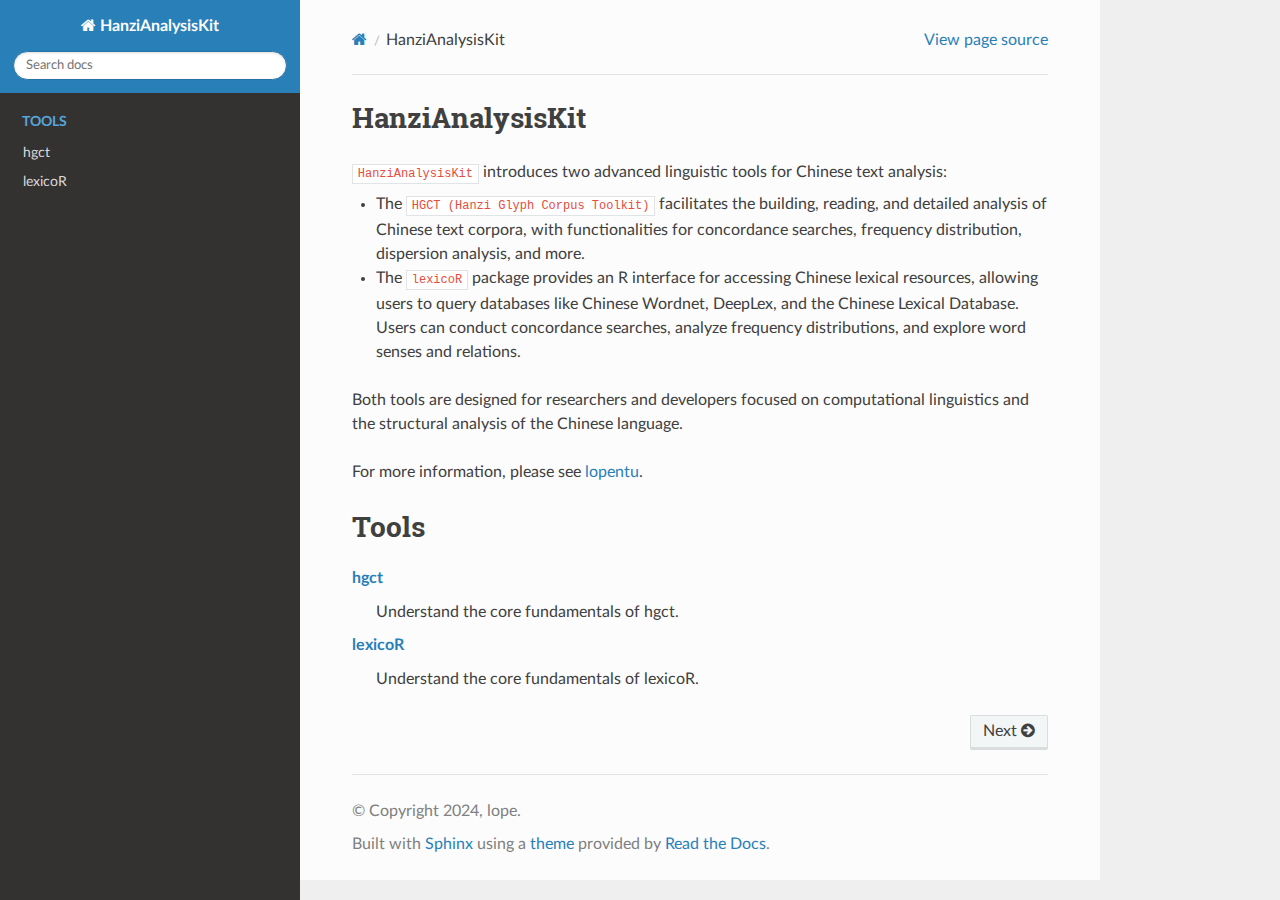
<file: index.html>
<!DOCTYPE html>
<html class="writer-html5" lang="en" data-content_root="./">
<head>
  <meta charset="utf-8" /><meta name="viewport" content="width=device-width, initial-scale=1" />

  <meta name="viewport" content="width=device-width, initial-scale=1.0" />
  <title>HanziAnalysisKit &mdash; HanziAnalysisKit  documentation</title>
      <link rel="stylesheet" type="text/css" href="_static/pygments.css?v=80d5e7a1" />
      <link rel="stylesheet" type="text/css" href="_static/css/theme.css?v=19f00094" />
      <link rel="stylesheet" type="text/css" href="_static/custom.css?v=bfab0ba5" />

  
  <!--[if lt IE 9]>
    <script src="_static/js/html5shiv.min.js"></script>
  <![endif]-->
  
        <script src="_static/jquery.js?v=5d32c60e"></script>
        <script src="_static/_sphinx_javascript_frameworks_compat.js?v=2cd50e6c"></script>
        <script src="_static/documentation_options.js?v=5929fcd5"></script>
        <script src="_static/doctools.js?v=9a2dae69"></script>
        <script src="_static/sphinx_highlight.js?v=dc90522c"></script>
    <script src="_static/js/theme.js"></script>
    <link rel="index" title="Index" href="genindex.html" />
    <link rel="search" title="Search" href="search.html" />
    <link rel="next" title="hgct" href="tools/hgct.html" /> 
</head>

<body class="wy-body-for-nav"> 
  <div class="wy-grid-for-nav">
    <nav data-toggle="wy-nav-shift" class="wy-nav-side">
      <div class="wy-side-scroll">
        <div class="wy-side-nav-search" >

          
          
          <a href="#" class="icon icon-home">
            HanziAnalysisKit
          </a>
<div role="search">
  <form id="rtd-search-form" class="wy-form" action="search.html" method="get">
    <input type="text" name="q" placeholder="Search docs" aria-label="Search docs" />
    <input type="hidden" name="check_keywords" value="yes" />
    <input type="hidden" name="area" value="default" />
  </form>
</div>
        </div><div class="wy-menu wy-menu-vertical" data-spy="affix" role="navigation" aria-label="Navigation menu">
              <p class="caption" role="heading"><span class="caption-text">Tools</span></p>
<ul>
<li class="toctree-l1"><a class="reference internal" href="tools/hgct.html">hgct</a></li>
<li class="toctree-l1"><a class="reference internal" href="tools/lexicoR.html">lexicoR</a></li>
</ul>

        </div>
      </div>
    </nav>

    <section data-toggle="wy-nav-shift" class="wy-nav-content-wrap"><nav class="wy-nav-top" aria-label="Mobile navigation menu" >
          <i data-toggle="wy-nav-top" class="fa fa-bars"></i>
          <a href="#">HanziAnalysisKit</a>
      </nav>

      <div class="wy-nav-content">
        <div class="rst-content">
          <div role="navigation" aria-label="Page navigation">
  <ul class="wy-breadcrumbs">
      <li><a href="#" class="icon icon-home" aria-label="Home"></a></li>
      <li class="breadcrumb-item active">HanziAnalysisKit</li>
      <li class="wy-breadcrumbs-aside">
            <a href="_sources/index.rst.txt" rel="nofollow"> View page source</a>
      </li>
  </ul>
  <hr/>
</div>
          <div role="main" class="document" itemscope="itemscope" itemtype="http://schema.org/Article">
           <div itemprop="articleBody">
             
  <section id="hanzianalysiskit">
<h1>HanziAnalysisKit<a class="headerlink" href="#hanzianalysiskit" title="Link to this heading"></a></h1>
<p><code class="docutils literal notranslate"><span class="pre">HanziAnalysisKit</span></code> introduces two advanced linguistic tools for Chinese text analysis:</p>
<ul class="simple">
<li><p>The <code class="docutils literal notranslate"><span class="pre">HGCT</span> <span class="pre">(Hanzi</span> <span class="pre">Glyph</span> <span class="pre">Corpus</span> <span class="pre">Toolkit)</span></code> facilitates the building, reading, and detailed analysis of Chinese text corpora, with functionalities for concordance searches, frequency distribution, dispersion analysis, and more.</p></li>
<li><p>The <code class="docutils literal notranslate"><span class="pre">lexicoR</span></code> package provides an R interface for accessing Chinese lexical resources, allowing users to query databases like Chinese Wordnet, DeepLex, and the Chinese Lexical Database. Users can conduct concordance searches, analyze frequency distributions, and explore word senses and relations.</p></li>
</ul>
<p>Both tools are designed for researchers and developers focused on computational linguistics and the structural analysis of the Chinese language.</p>
<p>For more information, please see <a class="reference external" href="https://lope.linguistics.ntu.edu.tw/">lopentu</a>.</p>
</section>
<section id="tools">
<h1>Tools<a class="headerlink" href="#tools" title="Link to this heading"></a></h1>
<div class="toctree-wrapper compound">
</div>
<dl class="simple">
<dt><a class="reference internal" href="tools/hgct.html"><span class="doc">hgct</span></a></dt><dd><p>Understand the core fundamentals of hgct.</p>
</dd>
<dt><a class="reference internal" href="tools/lexicoR.html"><span class="doc">lexicoR</span></a></dt><dd><p>Understand the core fundamentals of lexicoR.</p>
</dd>
</dl>
</section>


           </div>
          </div>
          <footer><div class="rst-footer-buttons" role="navigation" aria-label="Footer">
        <a href="tools/hgct.html" class="btn btn-neutral float-right" title="hgct" accesskey="n" rel="next">Next <span class="fa fa-arrow-circle-right" aria-hidden="true"></span></a>
    </div>

  <hr/>

  <div role="contentinfo">
    <p>&#169; Copyright 2024, lope.</p>
  </div>

  Built with <a href="https://www.sphinx-doc.org/">Sphinx</a> using a
    <a href="https://github.com/readthedocs/sphinx_rtd_theme">theme</a>
    provided by <a href="https://readthedocs.org">Read the Docs</a>.
   

</footer>
        </div>
      </div>
    </section>
  </div>
  <script>
      jQuery(function () {
          SphinxRtdTheme.Navigation.enable(true);
      });
  </script> 

</body>
</html>
</file>
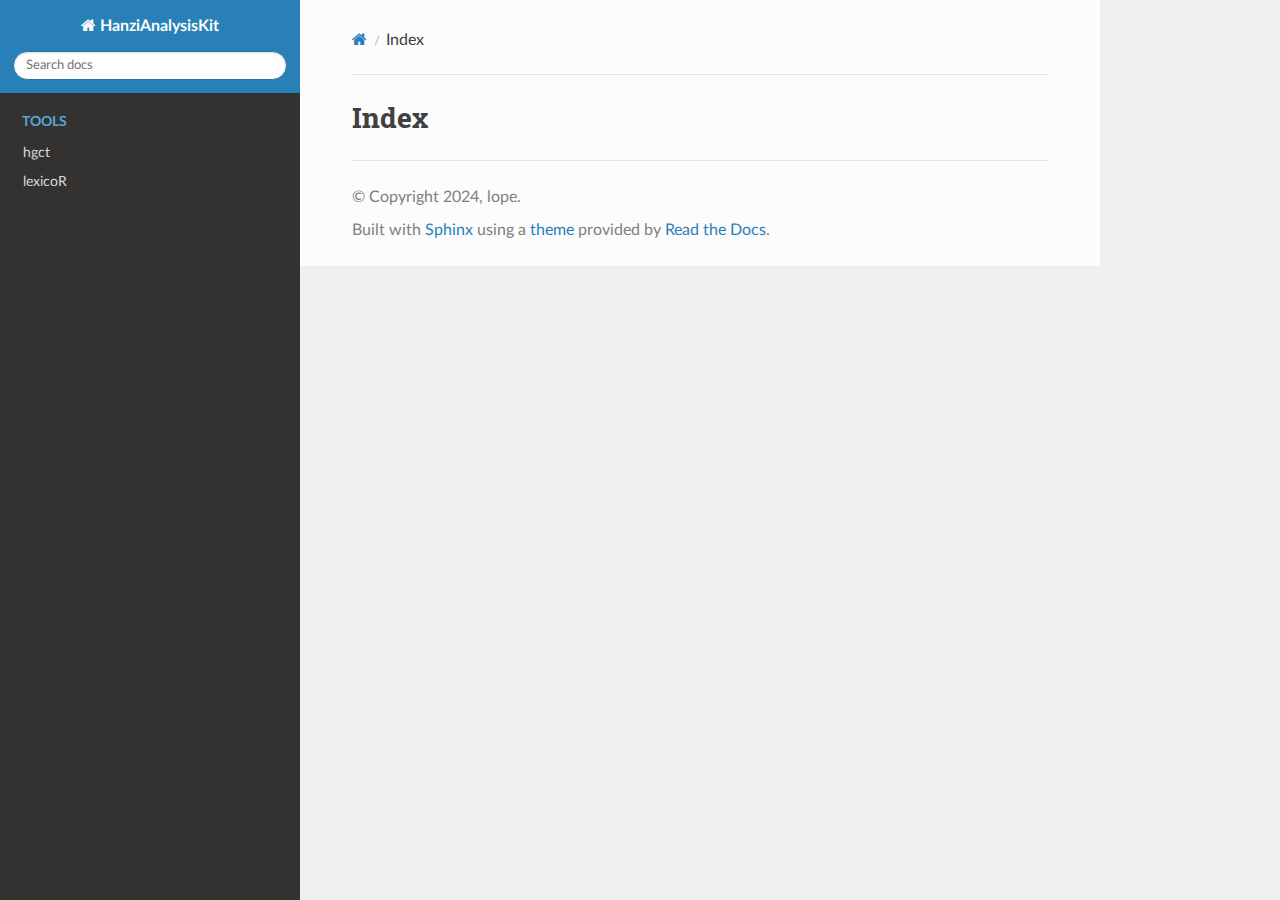
<file: genindex.html>
<!DOCTYPE html>
<html class="writer-html5" lang="en" data-content_root="./">
<head>
  <meta charset="utf-8" />
  <meta name="viewport" content="width=device-width, initial-scale=1.0" />
  <title>Index &mdash; HanziAnalysisKit  documentation</title>
      <link rel="stylesheet" type="text/css" href="_static/pygments.css?v=80d5e7a1" />
      <link rel="stylesheet" type="text/css" href="_static/css/theme.css?v=19f00094" />
      <link rel="stylesheet" type="text/css" href="_static/custom.css?v=bfab0ba5" />

  
  <!--[if lt IE 9]>
    <script src="_static/js/html5shiv.min.js"></script>
  <![endif]-->
  
        <script src="_static/jquery.js?v=5d32c60e"></script>
        <script src="_static/_sphinx_javascript_frameworks_compat.js?v=2cd50e6c"></script>
        <script src="_static/documentation_options.js?v=5929fcd5"></script>
        <script src="_static/doctools.js?v=9a2dae69"></script>
        <script src="_static/sphinx_highlight.js?v=dc90522c"></script>
    <script src="_static/js/theme.js"></script>
    <link rel="index" title="Index" href="#" />
    <link rel="search" title="Search" href="search.html" /> 
</head>

<body class="wy-body-for-nav"> 
  <div class="wy-grid-for-nav">
    <nav data-toggle="wy-nav-shift" class="wy-nav-side">
      <div class="wy-side-scroll">
        <div class="wy-side-nav-search" >

          
          
          <a href="index.html" class="icon icon-home">
            HanziAnalysisKit
          </a>
<div role="search">
  <form id="rtd-search-form" class="wy-form" action="search.html" method="get">
    <input type="text" name="q" placeholder="Search docs" aria-label="Search docs" />
    <input type="hidden" name="check_keywords" value="yes" />
    <input type="hidden" name="area" value="default" />
  </form>
</div>
        </div><div class="wy-menu wy-menu-vertical" data-spy="affix" role="navigation" aria-label="Navigation menu">
              <p class="caption" role="heading"><span class="caption-text">Tools</span></p>
<ul>
<li class="toctree-l1"><a class="reference internal" href="tools/hgct.html">hgct</a></li>
<li class="toctree-l1"><a class="reference internal" href="tools/lexicoR.html">lexicoR</a></li>
</ul>

        </div>
      </div>
    </nav>

    <section data-toggle="wy-nav-shift" class="wy-nav-content-wrap"><nav class="wy-nav-top" aria-label="Mobile navigation menu" >
          <i data-toggle="wy-nav-top" class="fa fa-bars"></i>
          <a href="index.html">HanziAnalysisKit</a>
      </nav>

      <div class="wy-nav-content">
        <div class="rst-content">
          <div role="navigation" aria-label="Page navigation">
  <ul class="wy-breadcrumbs">
      <li><a href="index.html" class="icon icon-home" aria-label="Home"></a></li>
      <li class="breadcrumb-item active">Index</li>
      <li class="wy-breadcrumbs-aside">
      </li>
  </ul>
  <hr/>
</div>
          <div role="main" class="document" itemscope="itemscope" itemtype="http://schema.org/Article">
           <div itemprop="articleBody">
             

<h1 id="index">Index</h1>

<div class="genindex-jumpbox">
 
</div>


           </div>
          </div>
          <footer>

  <hr/>

  <div role="contentinfo">
    <p>&#169; Copyright 2024, lope.</p>
  </div>

  Built with <a href="https://www.sphinx-doc.org/">Sphinx</a> using a
    <a href="https://github.com/readthedocs/sphinx_rtd_theme">theme</a>
    provided by <a href="https://readthedocs.org">Read the Docs</a>.
   

</footer>
        </div>
      </div>
    </section>
  </div>
  <script>
      jQuery(function () {
          SphinxRtdTheme.Navigation.enable(true);
      });
  </script> 

</body>
</html>
</file>
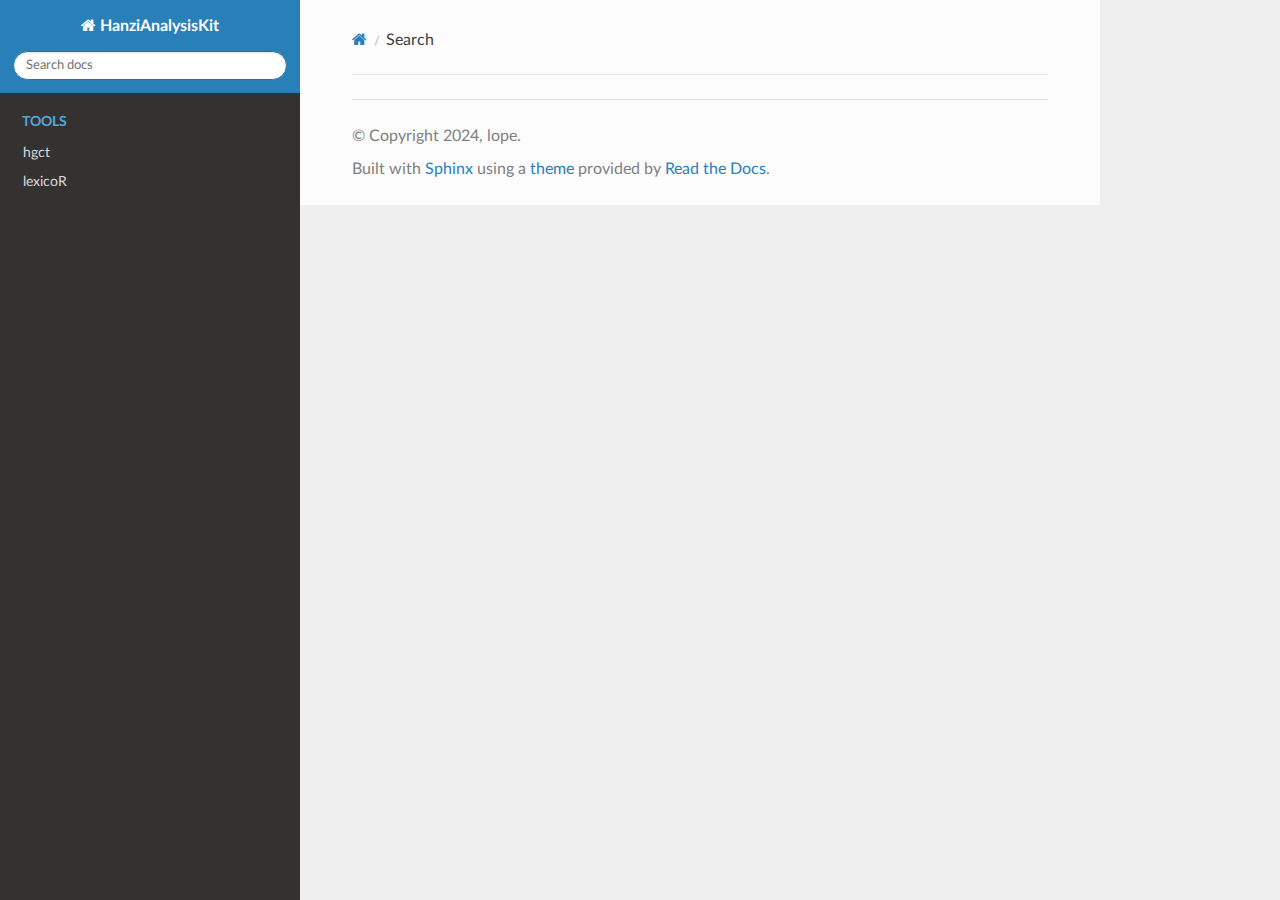
<file: search.html>
<!DOCTYPE html>
<html class="writer-html5" lang="en" data-content_root="./">
<head>
  <meta charset="utf-8" />
  <meta name="viewport" content="width=device-width, initial-scale=1.0" />
  <title>Search &mdash; HanziAnalysisKit  documentation</title>
      <link rel="stylesheet" type="text/css" href="_static/pygments.css?v=80d5e7a1" />
      <link rel="stylesheet" type="text/css" href="_static/css/theme.css?v=19f00094" />
      <link rel="stylesheet" type="text/css" href="_static/custom.css?v=bfab0ba5" />

  
    
  <!--[if lt IE 9]>
    <script src="_static/js/html5shiv.min.js"></script>
  <![endif]-->
  
        <script src="_static/jquery.js?v=5d32c60e"></script>
        <script src="_static/_sphinx_javascript_frameworks_compat.js?v=2cd50e6c"></script>
        <script src="_static/documentation_options.js?v=5929fcd5"></script>
        <script src="_static/doctools.js?v=9a2dae69"></script>
        <script src="_static/sphinx_highlight.js?v=dc90522c"></script>
    <script src="_static/js/theme.js"></script>
    <script src="_static/searchtools.js"></script>
    <script src="_static/language_data.js"></script>
    <link rel="index" title="Index" href="genindex.html" />
    <link rel="search" title="Search" href="#" /> 
</head>

<body class="wy-body-for-nav"> 
  <div class="wy-grid-for-nav">
    <nav data-toggle="wy-nav-shift" class="wy-nav-side">
      <div class="wy-side-scroll">
        <div class="wy-side-nav-search" >

          
          
          <a href="index.html" class="icon icon-home">
            HanziAnalysisKit
          </a>
<div role="search">
  <form id="rtd-search-form" class="wy-form" action="#" method="get">
    <input type="text" name="q" placeholder="Search docs" aria-label="Search docs" />
    <input type="hidden" name="check_keywords" value="yes" />
    <input type="hidden" name="area" value="default" />
  </form>
</div>
        </div><div class="wy-menu wy-menu-vertical" data-spy="affix" role="navigation" aria-label="Navigation menu">
              <p class="caption" role="heading"><span class="caption-text">Tools</span></p>
<ul>
<li class="toctree-l1"><a class="reference internal" href="tools/hgct.html">hgct</a></li>
<li class="toctree-l1"><a class="reference internal" href="tools/lexicoR.html">lexicoR</a></li>
</ul>

        </div>
      </div>
    </nav>

    <section data-toggle="wy-nav-shift" class="wy-nav-content-wrap"><nav class="wy-nav-top" aria-label="Mobile navigation menu" >
          <i data-toggle="wy-nav-top" class="fa fa-bars"></i>
          <a href="index.html">HanziAnalysisKit</a>
      </nav>

      <div class="wy-nav-content">
        <div class="rst-content">
          <div role="navigation" aria-label="Page navigation">
  <ul class="wy-breadcrumbs">
      <li><a href="index.html" class="icon icon-home" aria-label="Home"></a></li>
      <li class="breadcrumb-item active">Search</li>
      <li class="wy-breadcrumbs-aside">
      </li>
  </ul>
  <hr/>
</div>
          <div role="main" class="document" itemscope="itemscope" itemtype="http://schema.org/Article">
           <div itemprop="articleBody">
             
  <noscript>
  <div id="fallback" class="admonition warning">
    <p class="last">
      Please activate JavaScript to enable the search functionality.
    </p>
  </div>
  </noscript>

  
  <div id="search-results">
  
  </div>

           </div>
          </div>
          <footer>

  <hr/>

  <div role="contentinfo">
    <p>&#169; Copyright 2024, lope.</p>
  </div>

  Built with <a href="https://www.sphinx-doc.org/">Sphinx</a> using a
    <a href="https://github.com/readthedocs/sphinx_rtd_theme">theme</a>
    provided by <a href="https://readthedocs.org">Read the Docs</a>.
   

</footer>
        </div>
      </div>
    </section>
  </div>
  <script>
      jQuery(function () {
          SphinxRtdTheme.Navigation.enable(true);
      });
  </script>
  <script>
    jQuery(function() { Search.loadIndex("searchindex.js"); });
  </script>
  
  <script id="searchindexloader"></script>
   


</body>
</html>
</file>
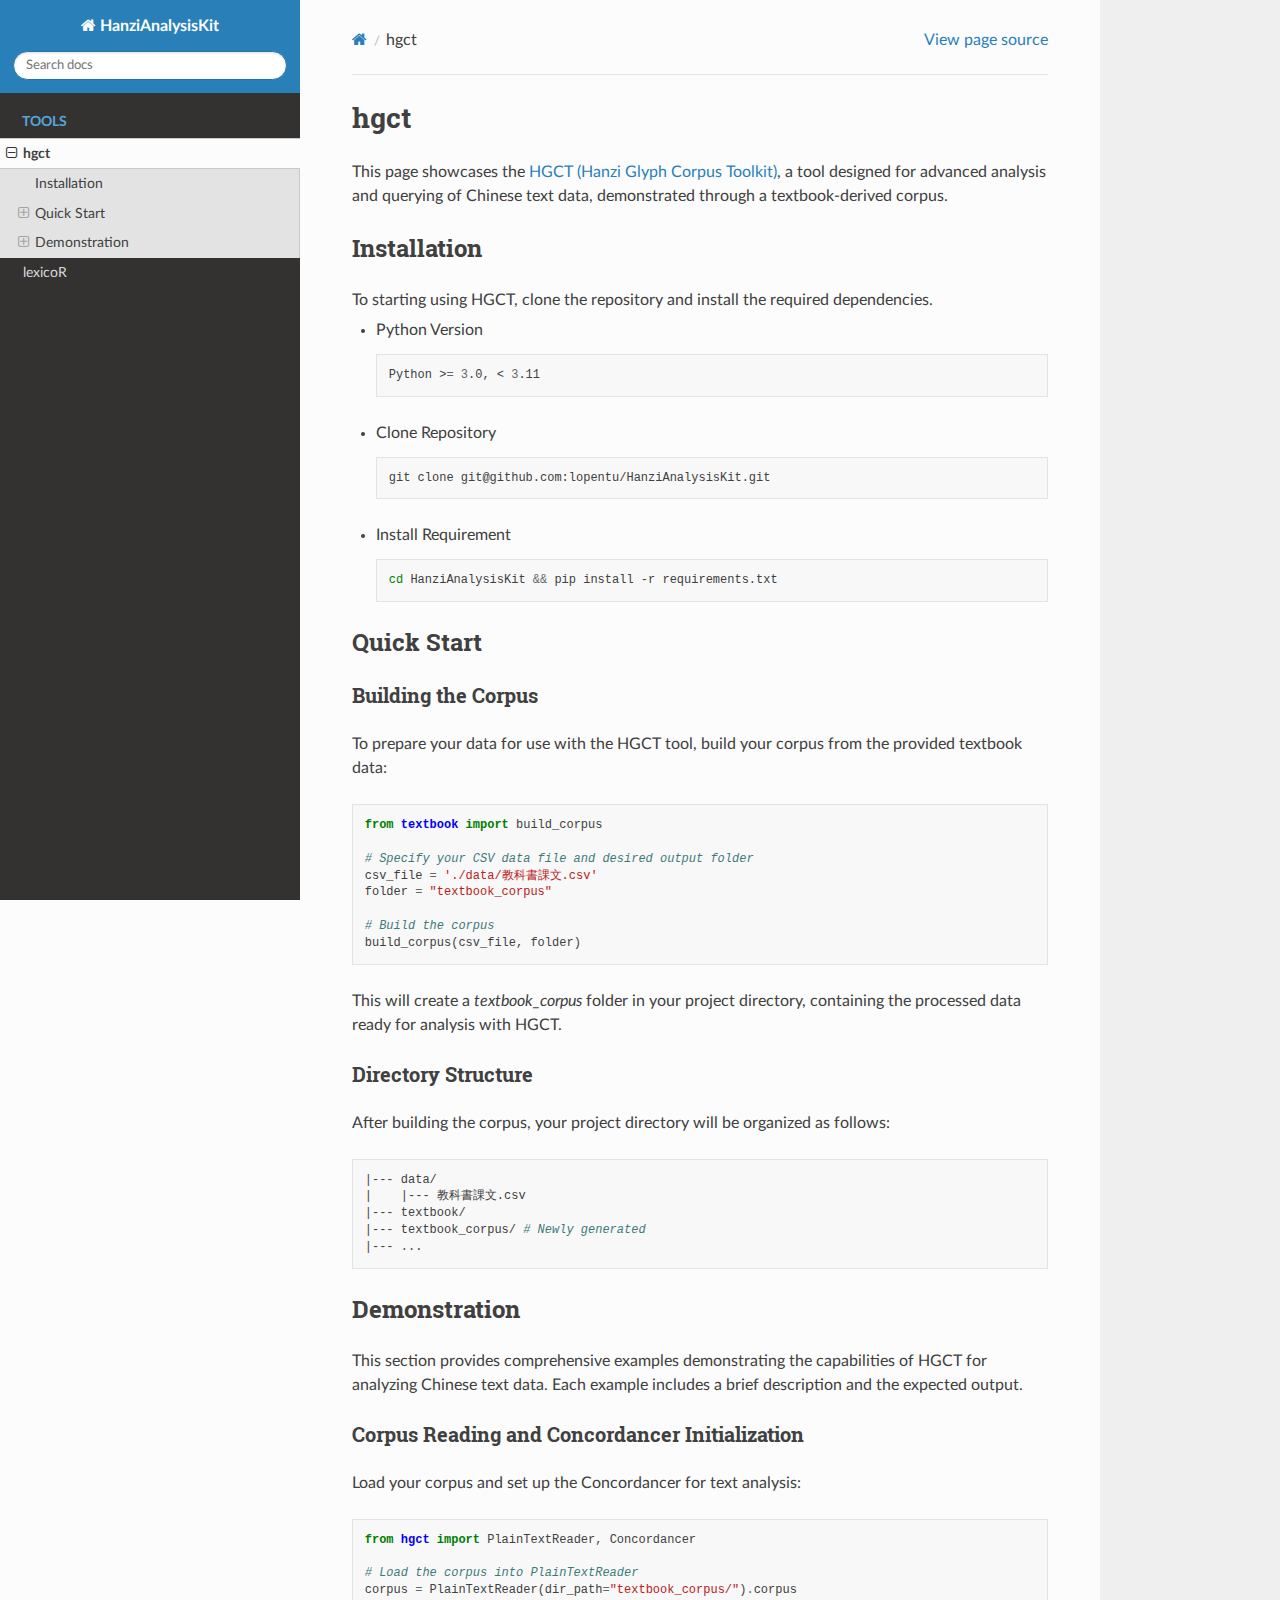
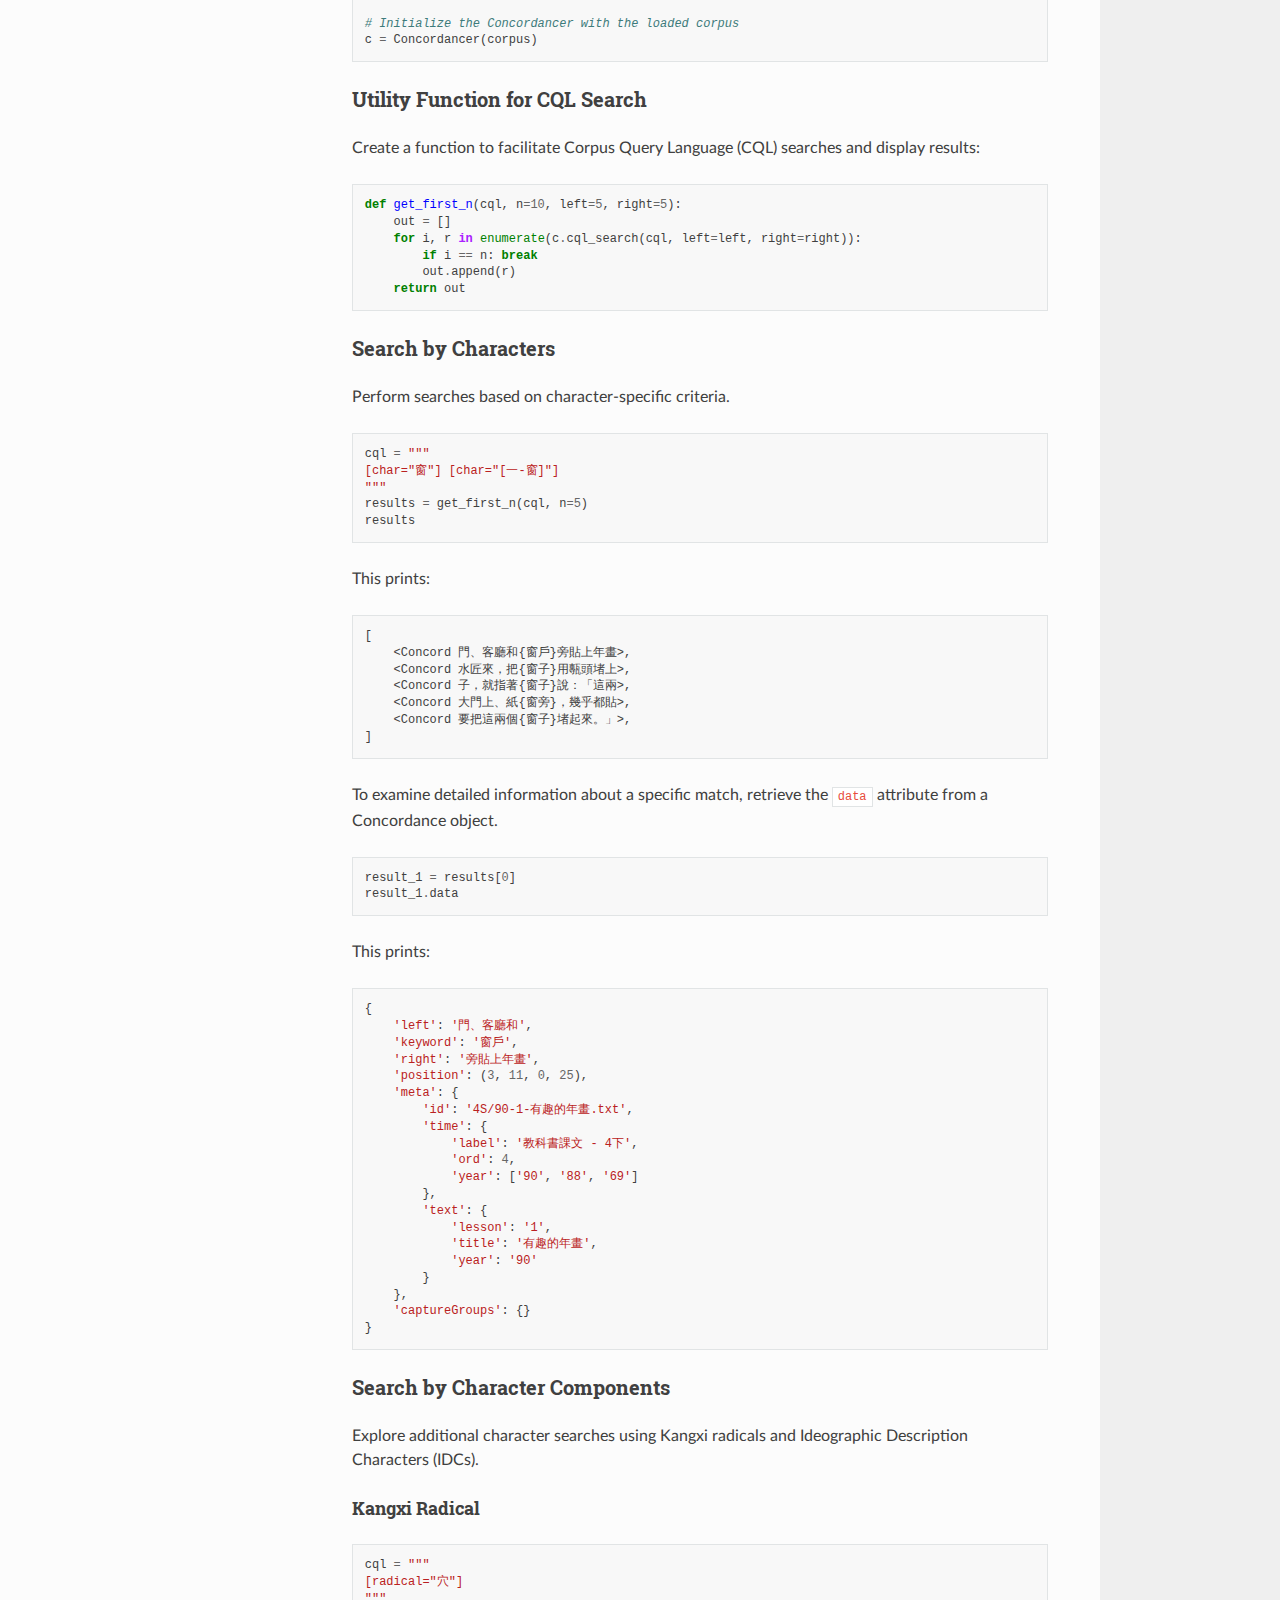
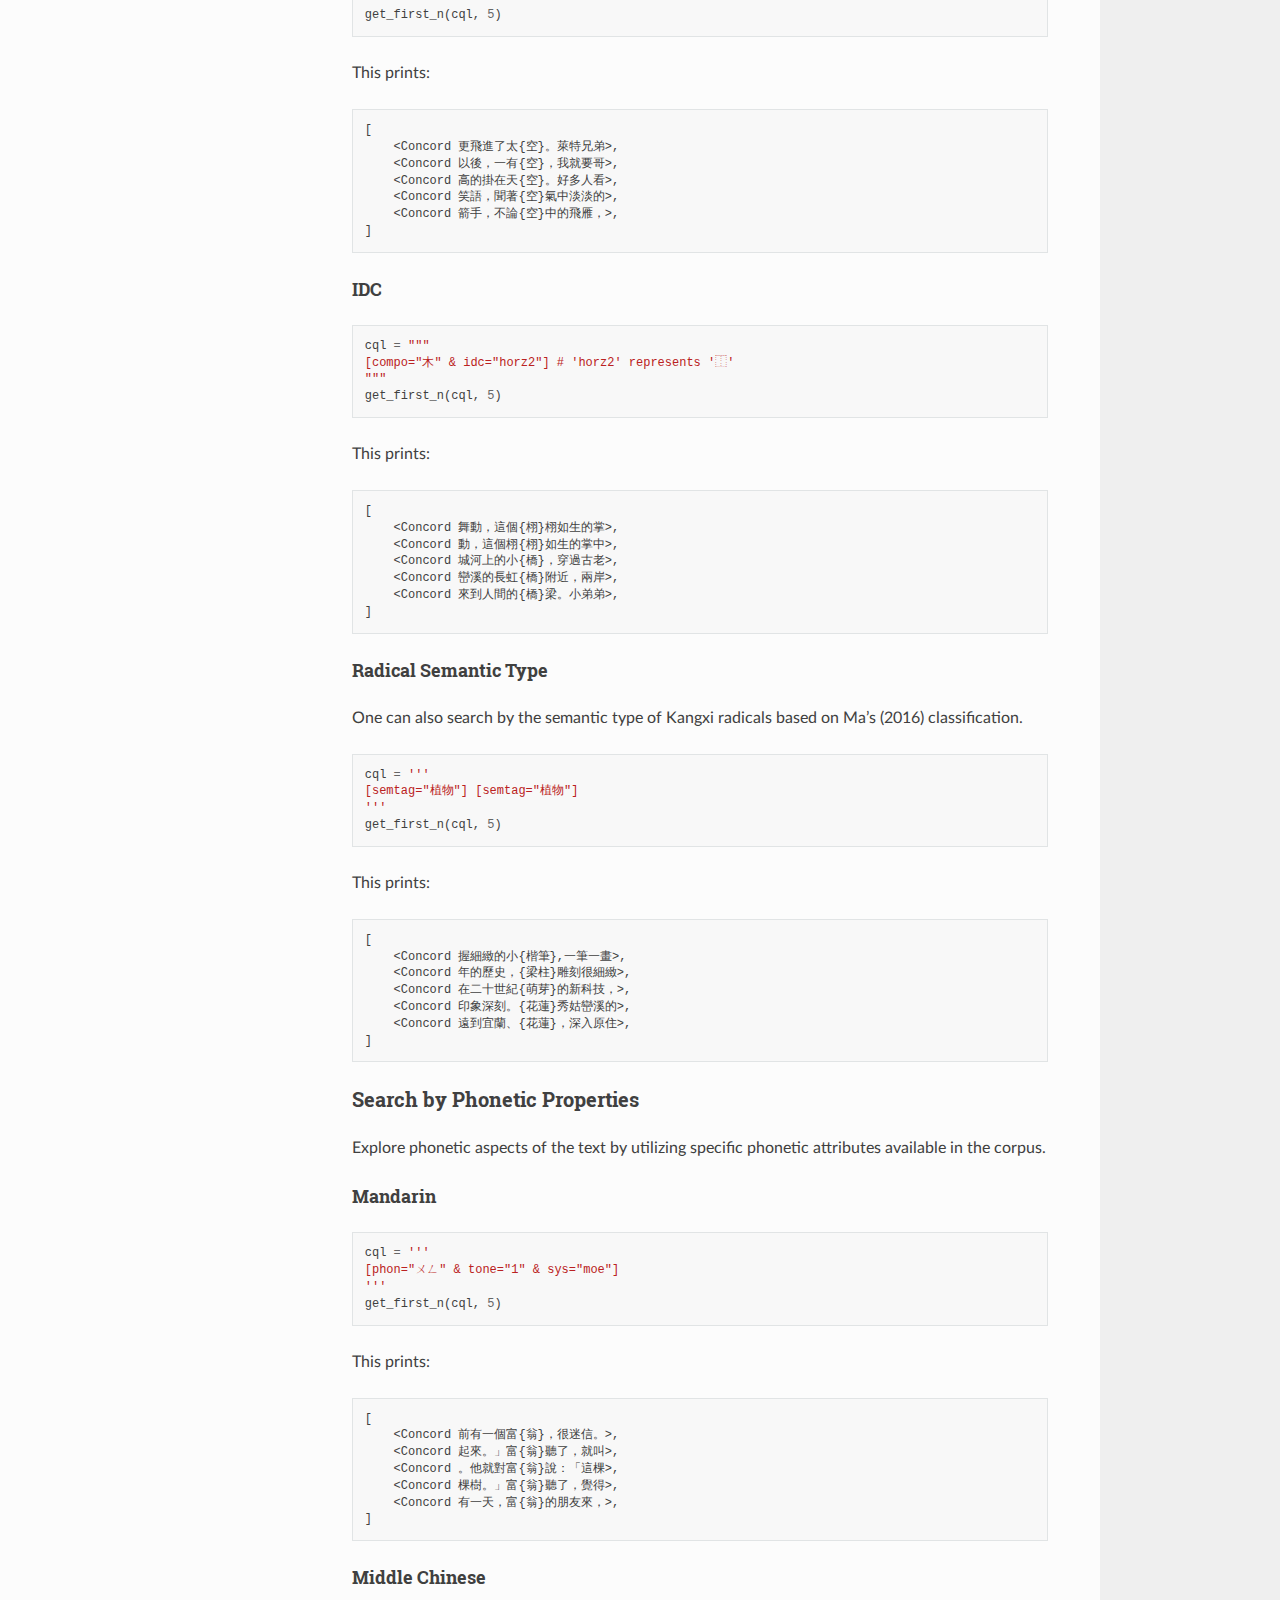
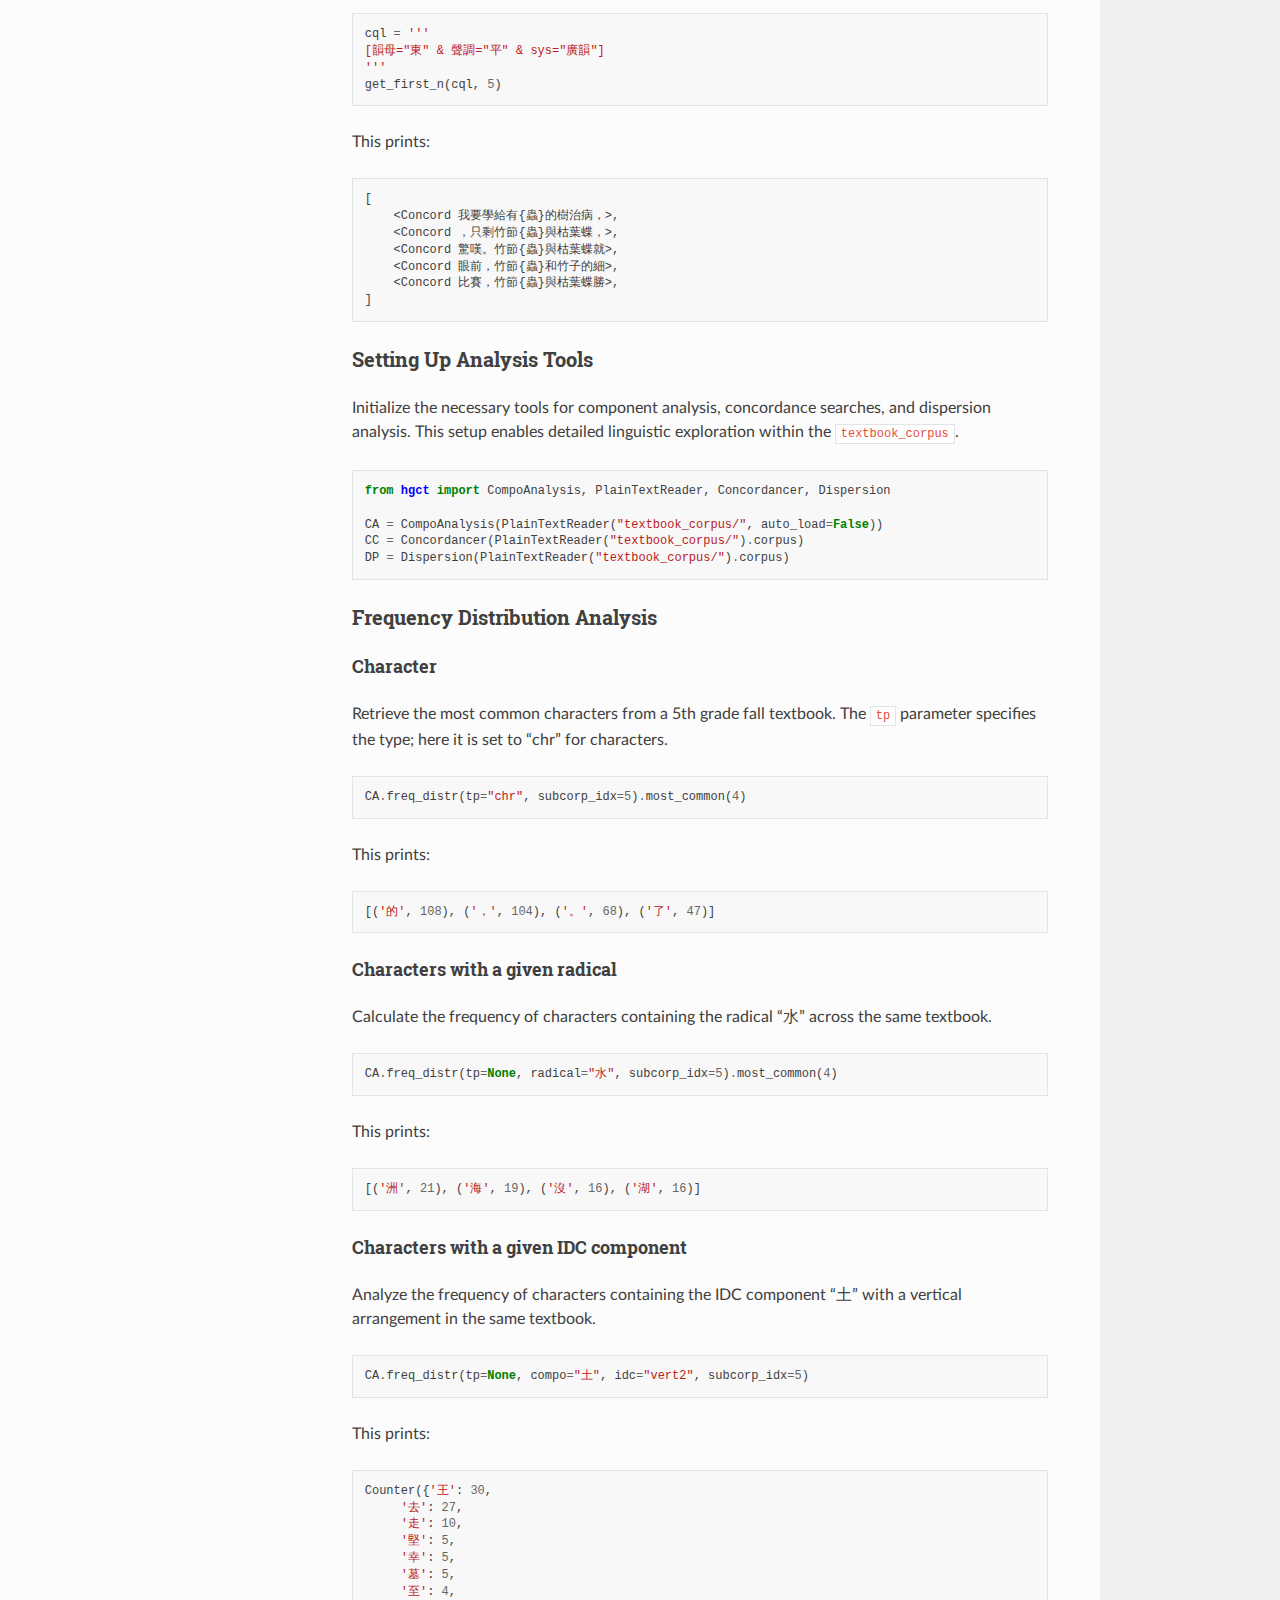
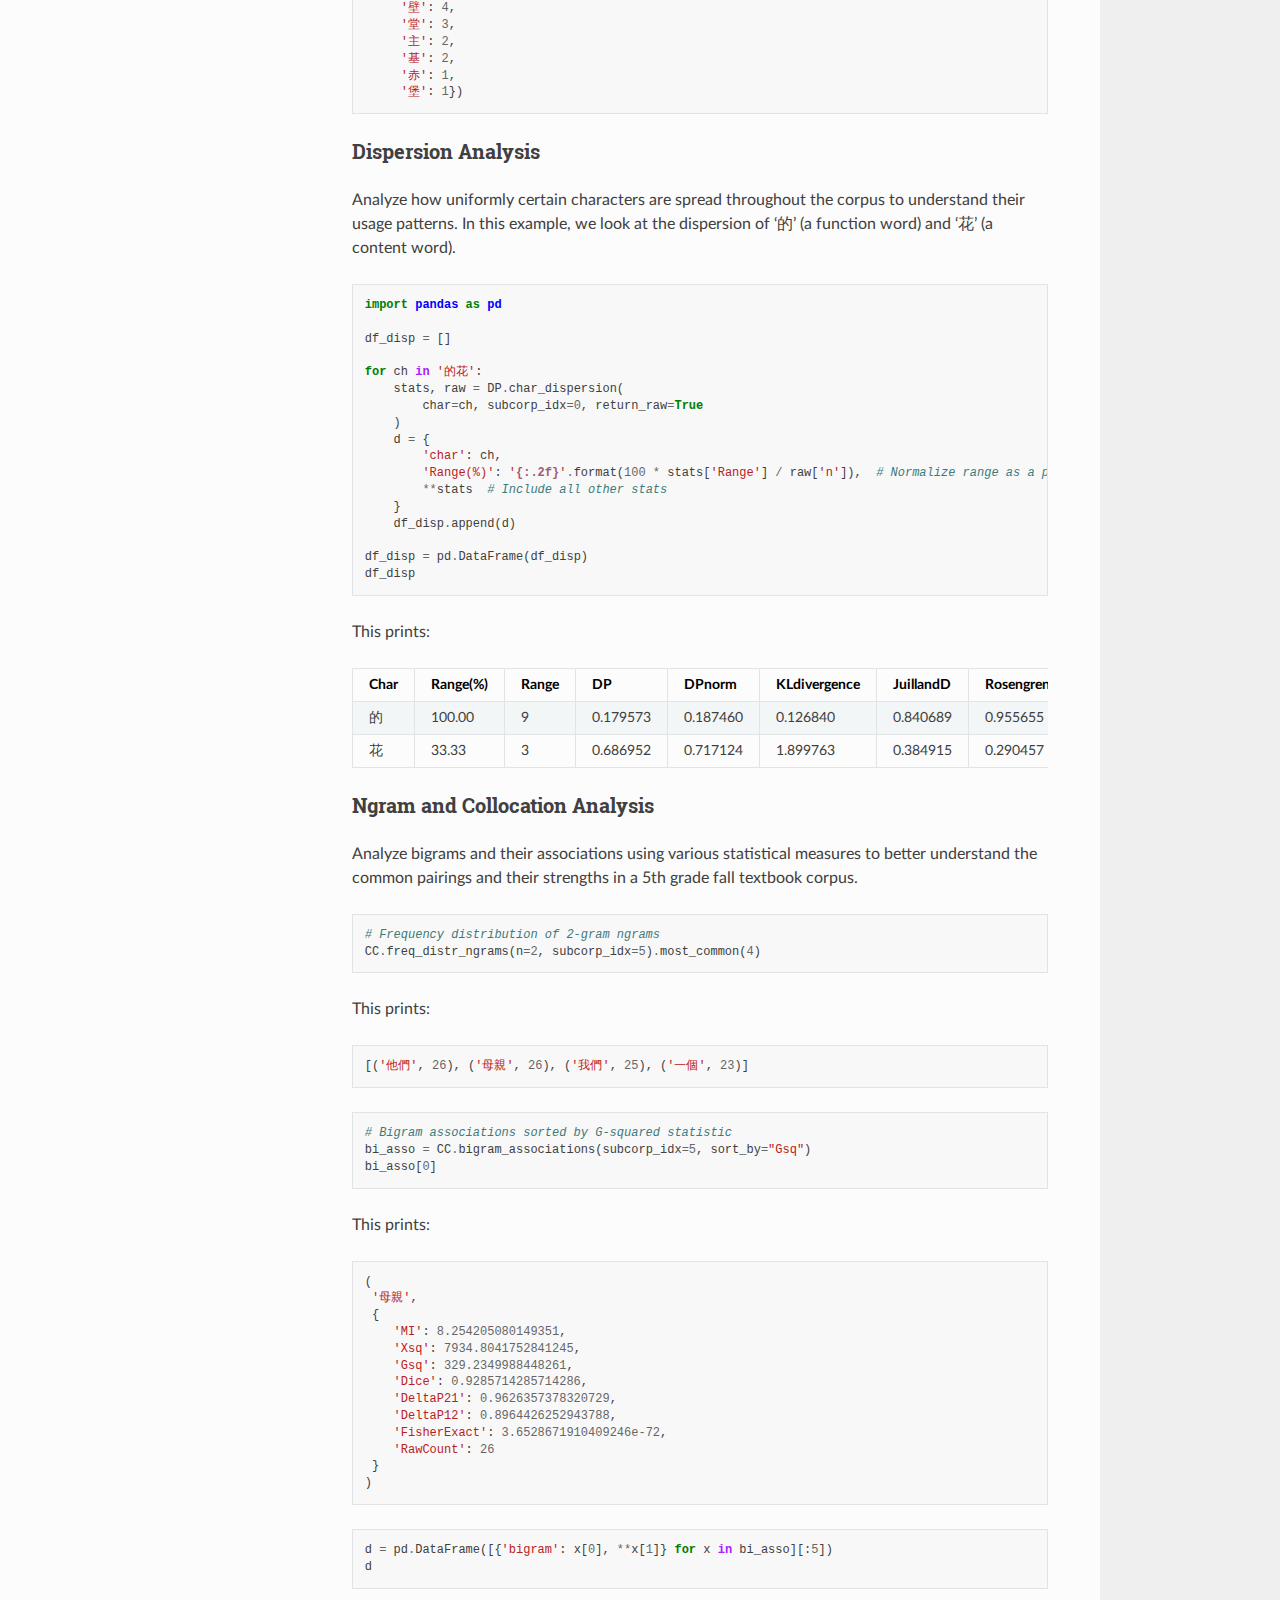
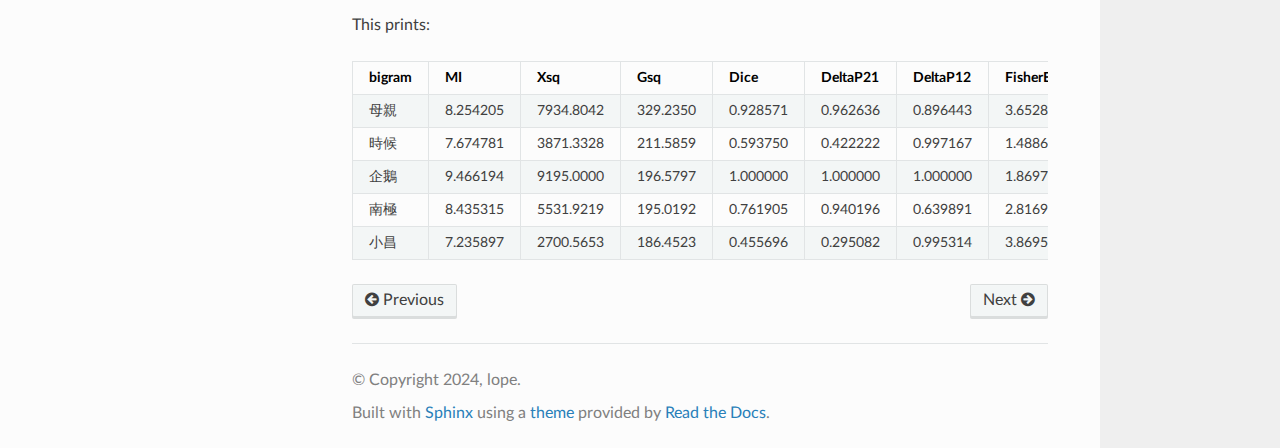
<file: tools/hgct.html>
<!DOCTYPE html>
<html class="writer-html5" lang="en" data-content_root="../">
<head>
  <meta charset="utf-8" /><meta name="viewport" content="width=device-width, initial-scale=1" />

  <meta name="viewport" content="width=device-width, initial-scale=1.0" />
  <title>hgct &mdash; HanziAnalysisKit  documentation</title>
      <link rel="stylesheet" type="text/css" href="../_static/pygments.css?v=80d5e7a1" />
      <link rel="stylesheet" type="text/css" href="../_static/css/theme.css?v=19f00094" />
      <link rel="stylesheet" type="text/css" href="../_static/custom.css?v=bfab0ba5" />

  
  <!--[if lt IE 9]>
    <script src="../_static/js/html5shiv.min.js"></script>
  <![endif]-->
  
        <script src="../_static/jquery.js?v=5d32c60e"></script>
        <script src="../_static/_sphinx_javascript_frameworks_compat.js?v=2cd50e6c"></script>
        <script src="../_static/documentation_options.js?v=5929fcd5"></script>
        <script src="../_static/doctools.js?v=9a2dae69"></script>
        <script src="../_static/sphinx_highlight.js?v=dc90522c"></script>
    <script src="../_static/js/theme.js"></script>
    <link rel="index" title="Index" href="../genindex.html" />
    <link rel="search" title="Search" href="../search.html" />
    <link rel="next" title="lexicoR" href="lexicoR.html" />
    <link rel="prev" title="HanziAnalysisKit" href="../index.html" /> 
</head>

<body class="wy-body-for-nav"> 
  <div class="wy-grid-for-nav">
    <nav data-toggle="wy-nav-shift" class="wy-nav-side">
      <div class="wy-side-scroll">
        <div class="wy-side-nav-search" >

          
          
          <a href="../index.html" class="icon icon-home">
            HanziAnalysisKit
          </a>
<div role="search">
  <form id="rtd-search-form" class="wy-form" action="../search.html" method="get">
    <input type="text" name="q" placeholder="Search docs" aria-label="Search docs" />
    <input type="hidden" name="check_keywords" value="yes" />
    <input type="hidden" name="area" value="default" />
  </form>
</div>
        </div><div class="wy-menu wy-menu-vertical" data-spy="affix" role="navigation" aria-label="Navigation menu">
              <p class="caption" role="heading"><span class="caption-text">Tools</span></p>
<ul class="current">
<li class="toctree-l1 current"><a class="current reference internal" href="#">hgct</a><ul>
<li class="toctree-l2"><a class="reference internal" href="#installation">Installation</a></li>
<li class="toctree-l2"><a class="reference internal" href="#quick-start">Quick Start</a><ul>
<li class="toctree-l3"><a class="reference internal" href="#building-the-corpus">Building the Corpus</a></li>
<li class="toctree-l3"><a class="reference internal" href="#directory-structure">Directory Structure</a></li>
</ul>
</li>
<li class="toctree-l2"><a class="reference internal" href="#demonstration">Demonstration</a><ul>
<li class="toctree-l3"><a class="reference internal" href="#corpus-reading-and-concordancer-initialization">Corpus Reading and Concordancer Initialization</a></li>
<li class="toctree-l3"><a class="reference internal" href="#utility-function-for-cql-search">Utility Function for CQL Search</a></li>
<li class="toctree-l3"><a class="reference internal" href="#search-by-characters">Search by Characters</a></li>
<li class="toctree-l3"><a class="reference internal" href="#search-by-character-components">Search by Character Components</a><ul>
<li class="toctree-l4"><a class="reference internal" href="#kangxi-radical">Kangxi Radical</a></li>
<li class="toctree-l4"><a class="reference internal" href="#idc">IDC</a></li>
<li class="toctree-l4"><a class="reference internal" href="#radical-semantic-type">Radical Semantic Type</a></li>
</ul>
</li>
<li class="toctree-l3"><a class="reference internal" href="#search-by-phonetic-properties">Search by Phonetic Properties</a><ul>
<li class="toctree-l4"><a class="reference internal" href="#mandarin">Mandarin</a></li>
<li class="toctree-l4"><a class="reference internal" href="#middle-chinese">Middle Chinese</a></li>
</ul>
</li>
<li class="toctree-l3"><a class="reference internal" href="#setting-up-analysis-tools">Setting Up Analysis Tools</a></li>
<li class="toctree-l3"><a class="reference internal" href="#frequency-distribution-analysis">Frequency Distribution Analysis</a><ul>
<li class="toctree-l4"><a class="reference internal" href="#character">Character</a></li>
<li class="toctree-l4"><a class="reference internal" href="#characters-with-a-given-radical">Characters with a given radical</a></li>
<li class="toctree-l4"><a class="reference internal" href="#characters-with-a-given-idc-component">Characters with a given IDC component</a></li>
</ul>
</li>
<li class="toctree-l3"><a class="reference internal" href="#dispersion-analysis">Dispersion Analysis</a></li>
<li class="toctree-l3"><a class="reference internal" href="#ngram-and-collocation-analysis">Ngram and Collocation Analysis</a></li>
</ul>
</li>
</ul>
</li>
<li class="toctree-l1"><a class="reference internal" href="lexicoR.html">lexicoR</a></li>
</ul>

        </div>
      </div>
    </nav>

    <section data-toggle="wy-nav-shift" class="wy-nav-content-wrap"><nav class="wy-nav-top" aria-label="Mobile navigation menu" >
          <i data-toggle="wy-nav-top" class="fa fa-bars"></i>
          <a href="../index.html">HanziAnalysisKit</a>
      </nav>

      <div class="wy-nav-content">
        <div class="rst-content">
          <div role="navigation" aria-label="Page navigation">
  <ul class="wy-breadcrumbs">
      <li><a href="../index.html" class="icon icon-home" aria-label="Home"></a></li>
      <li class="breadcrumb-item active">hgct</li>
      <li class="wy-breadcrumbs-aside">
            <a href="../_sources/tools/hgct.rst.txt" rel="nofollow"> View page source</a>
      </li>
  </ul>
  <hr/>
</div>
          <div role="main" class="document" itemscope="itemscope" itemtype="http://schema.org/Article">
           <div itemprop="articleBody">
             
  <section id="hgct">
<h1>hgct<a class="headerlink" href="#hgct" title="Link to this heading"></a></h1>
<p>This page showcases the <a class="reference external" href="https://yongfu.name/hgct/index.html">HGCT (Hanzi Glyph Corpus Toolkit)</a>, a tool designed for advanced analysis and querying of Chinese text data, demonstrated through a textbook-derived corpus.</p>
<section id="installation">
<h2>Installation<a class="headerlink" href="#installation" title="Link to this heading"></a></h2>
<p>To starting using HGCT, clone the repository and install the required dependencies.</p>
<ul>
<li><p>Python Version</p>
<div class="highlight-bash notranslate"><div class="highlight"><pre><span></span>Python<span class="w"> </span>&gt;<span class="o">=</span><span class="w"> </span><span class="m">3</span>.0,<span class="w"> </span>&lt;<span class="w"> </span><span class="m">3</span>.11
</pre></div>
</div>
</li>
<li><p>Clone Repository</p>
<div class="highlight-bash notranslate"><div class="highlight"><pre><span></span>git<span class="w"> </span>clone<span class="w"> </span>git@github.com:lopentu/HanziAnalysisKit.git
</pre></div>
</div>
</li>
<li><p>Install Requirement</p>
<div class="highlight-bash notranslate"><div class="highlight"><pre><span></span><span class="nb">cd</span><span class="w"> </span>HanziAnalysisKit<span class="w"> </span><span class="o">&amp;&amp;</span><span class="w"> </span>pip<span class="w"> </span>install<span class="w"> </span>-r<span class="w"> </span>requirements.txt
</pre></div>
</div>
</li>
</ul>
</section>
<section id="quick-start">
<h2>Quick Start<a class="headerlink" href="#quick-start" title="Link to this heading"></a></h2>
<section id="building-the-corpus">
<h3>Building the Corpus<a class="headerlink" href="#building-the-corpus" title="Link to this heading"></a></h3>
<p>To prepare your data for use with the HGCT tool, build your corpus from the provided textbook data:</p>
<div class="highlight-python notranslate"><div class="highlight"><pre><span></span><span class="kn">from</span> <span class="nn">textbook</span> <span class="kn">import</span> <span class="n">build_corpus</span>

<span class="c1"># Specify your CSV data file and desired output folder</span>
<span class="n">csv_file</span> <span class="o">=</span> <span class="s1">&#39;./data/教科書課文.csv&#39;</span>
<span class="n">folder</span> <span class="o">=</span> <span class="s2">&quot;textbook_corpus&quot;</span>

<span class="c1"># Build the corpus</span>
<span class="n">build_corpus</span><span class="p">(</span><span class="n">csv_file</span><span class="p">,</span> <span class="n">folder</span><span class="p">)</span>
</pre></div>
</div>
<p>This will create a <cite>textbook_corpus</cite> folder in your project directory, containing the processed data ready for analysis with HGCT.</p>
</section>
<section id="directory-structure">
<h3>Directory Structure<a class="headerlink" href="#directory-structure" title="Link to this heading"></a></h3>
<p>After building the corpus, your project directory will be organized as follows:</p>
<div class="highlight-bash notranslate"><div class="highlight"><pre><span></span><span class="p">|</span>---<span class="w"> </span>data/
<span class="p">|</span><span class="w">    </span><span class="p">|</span>---<span class="w"> </span>教科書課文.csv
<span class="p">|</span>---<span class="w"> </span>textbook/
<span class="p">|</span>---<span class="w"> </span>textbook_corpus/<span class="w"> </span><span class="c1"># Newly generated</span>
<span class="p">|</span>---<span class="w"> </span>...
</pre></div>
</div>
</section>
</section>
<section id="demonstration">
<h2>Demonstration<a class="headerlink" href="#demonstration" title="Link to this heading"></a></h2>
<p>This section provides comprehensive examples demonstrating the capabilities of HGCT for analyzing Chinese text data. Each example includes a brief description and the expected output.</p>
<section id="corpus-reading-and-concordancer-initialization">
<h3>Corpus Reading and Concordancer Initialization<a class="headerlink" href="#corpus-reading-and-concordancer-initialization" title="Link to this heading"></a></h3>
<p>Load your corpus and set up the Concordancer for text analysis:</p>
<div class="highlight-python notranslate"><div class="highlight"><pre><span></span><span class="kn">from</span> <span class="nn">hgct</span> <span class="kn">import</span> <span class="n">PlainTextReader</span><span class="p">,</span> <span class="n">Concordancer</span>

<span class="c1"># Load the corpus into PlainTextReader</span>
<span class="n">corpus</span> <span class="o">=</span> <span class="n">PlainTextReader</span><span class="p">(</span><span class="n">dir_path</span><span class="o">=</span><span class="s2">&quot;textbook_corpus/&quot;</span><span class="p">)</span><span class="o">.</span><span class="n">corpus</span>

<span class="c1"># Initialize the Concordancer with the loaded corpus</span>
<span class="n">c</span> <span class="o">=</span> <span class="n">Concordancer</span><span class="p">(</span><span class="n">corpus</span><span class="p">)</span>
</pre></div>
</div>
</section>
<section id="utility-function-for-cql-search">
<h3>Utility Function for CQL Search<a class="headerlink" href="#utility-function-for-cql-search" title="Link to this heading"></a></h3>
<p>Create a function to facilitate Corpus Query Language (CQL) searches and display results:</p>
<div class="highlight-python notranslate"><div class="highlight"><pre><span></span><span class="k">def</span> <span class="nf">get_first_n</span><span class="p">(</span><span class="n">cql</span><span class="p">,</span> <span class="n">n</span><span class="o">=</span><span class="mi">10</span><span class="p">,</span> <span class="n">left</span><span class="o">=</span><span class="mi">5</span><span class="p">,</span> <span class="n">right</span><span class="o">=</span><span class="mi">5</span><span class="p">):</span>
    <span class="n">out</span> <span class="o">=</span> <span class="p">[]</span>
    <span class="k">for</span> <span class="n">i</span><span class="p">,</span> <span class="n">r</span> <span class="ow">in</span> <span class="nb">enumerate</span><span class="p">(</span><span class="n">c</span><span class="o">.</span><span class="n">cql_search</span><span class="p">(</span><span class="n">cql</span><span class="p">,</span> <span class="n">left</span><span class="o">=</span><span class="n">left</span><span class="p">,</span> <span class="n">right</span><span class="o">=</span><span class="n">right</span><span class="p">)):</span>
        <span class="k">if</span> <span class="n">i</span> <span class="o">==</span> <span class="n">n</span><span class="p">:</span> <span class="k">break</span>
        <span class="n">out</span><span class="o">.</span><span class="n">append</span><span class="p">(</span><span class="n">r</span><span class="p">)</span>
    <span class="k">return</span> <span class="n">out</span>
</pre></div>
</div>
</section>
<section id="search-by-characters">
<h3>Search by Characters<a class="headerlink" href="#search-by-characters" title="Link to this heading"></a></h3>
<p>Perform searches based on character-specific criteria.</p>
<div class="highlight-python notranslate"><div class="highlight"><pre><span></span><span class="n">cql</span> <span class="o">=</span> <span class="s2">&quot;&quot;&quot;</span>
<span class="s2">[char=&quot;窗&quot;] [char=&quot;[一-窗]&quot;]</span>
<span class="s2">&quot;&quot;&quot;</span>
<span class="n">results</span> <span class="o">=</span> <span class="n">get_first_n</span><span class="p">(</span><span class="n">cql</span><span class="p">,</span> <span class="n">n</span><span class="o">=</span><span class="mi">5</span><span class="p">)</span>
<span class="n">results</span>
</pre></div>
</div>
<p>This prints:</p>
<div class="output execute-result docutils container">
<div class="highlight-default notranslate"><div class="highlight"><pre><span></span>[
    &lt;Concord 門、客廳和{窗戶}旁貼上年畫&gt;,
    &lt;Concord 水匠來，把{窗子}用甎頭堵上&gt;,
    &lt;Concord 子，就指著{窗子}說：「這兩&gt;,
    &lt;Concord 大門上、紙{窗旁}，幾乎都貼&gt;,
    &lt;Concord 要把這兩個{窗子}堵起來。」&gt;,
]
</pre></div>
</div>
</div>
<p>To examine detailed information about a specific match, retrieve the <code class="docutils literal notranslate"><span class="pre">data</span></code> attribute from a Concordance object.</p>
<div class="highlight-python notranslate"><div class="highlight"><pre><span></span><span class="n">result_1</span> <span class="o">=</span> <span class="n">results</span><span class="p">[</span><span class="mi">0</span><span class="p">]</span>
<span class="n">result_1</span><span class="o">.</span><span class="n">data</span>
</pre></div>
</div>
<p>This prints:</p>
<div class="highlight-python notranslate"><div class="highlight"><pre><span></span><span class="p">{</span>
    <span class="s1">&#39;left&#39;</span><span class="p">:</span> <span class="s1">&#39;門、客廳和&#39;</span><span class="p">,</span>
    <span class="s1">&#39;keyword&#39;</span><span class="p">:</span> <span class="s1">&#39;窗戶&#39;</span><span class="p">,</span>
    <span class="s1">&#39;right&#39;</span><span class="p">:</span> <span class="s1">&#39;旁貼上年畫&#39;</span><span class="p">,</span>
    <span class="s1">&#39;position&#39;</span><span class="p">:</span> <span class="p">(</span><span class="mi">3</span><span class="p">,</span> <span class="mi">11</span><span class="p">,</span> <span class="mi">0</span><span class="p">,</span> <span class="mi">25</span><span class="p">),</span>
    <span class="s1">&#39;meta&#39;</span><span class="p">:</span> <span class="p">{</span>
        <span class="s1">&#39;id&#39;</span><span class="p">:</span> <span class="s1">&#39;4S/90-1-有趣的年畫.txt&#39;</span><span class="p">,</span>
        <span class="s1">&#39;time&#39;</span><span class="p">:</span> <span class="p">{</span>
            <span class="s1">&#39;label&#39;</span><span class="p">:</span> <span class="s1">&#39;教科書課文 - 4下&#39;</span><span class="p">,</span>
            <span class="s1">&#39;ord&#39;</span><span class="p">:</span> <span class="mi">4</span><span class="p">,</span>
            <span class="s1">&#39;year&#39;</span><span class="p">:</span> <span class="p">[</span><span class="s1">&#39;90&#39;</span><span class="p">,</span> <span class="s1">&#39;88&#39;</span><span class="p">,</span> <span class="s1">&#39;69&#39;</span><span class="p">]</span>
        <span class="p">},</span>
        <span class="s1">&#39;text&#39;</span><span class="p">:</span> <span class="p">{</span>
            <span class="s1">&#39;lesson&#39;</span><span class="p">:</span> <span class="s1">&#39;1&#39;</span><span class="p">,</span>
            <span class="s1">&#39;title&#39;</span><span class="p">:</span> <span class="s1">&#39;有趣的年畫&#39;</span><span class="p">,</span>
            <span class="s1">&#39;year&#39;</span><span class="p">:</span> <span class="s1">&#39;90&#39;</span>
        <span class="p">}</span>
    <span class="p">},</span>
    <span class="s1">&#39;captureGroups&#39;</span><span class="p">:</span> <span class="p">{}</span>
<span class="p">}</span>
</pre></div>
</div>
</section>
<section id="search-by-character-components">
<h3>Search by Character Components<a class="headerlink" href="#search-by-character-components" title="Link to this heading"></a></h3>
<p>Explore additional character searches using Kangxi radicals and Ideographic Description Characters (IDCs).</p>
<section id="kangxi-radical">
<h4>Kangxi Radical<a class="headerlink" href="#kangxi-radical" title="Link to this heading"></a></h4>
<div class="highlight-python notranslate"><div class="highlight"><pre><span></span><span class="n">cql</span> <span class="o">=</span> <span class="s2">&quot;&quot;&quot;</span>
<span class="s2">[radical=&quot;穴&quot;]</span>
<span class="s2">&quot;&quot;&quot;</span>
<span class="n">get_first_n</span><span class="p">(</span><span class="n">cql</span><span class="p">,</span> <span class="mi">5</span><span class="p">)</span>
</pre></div>
</div>
<p>This prints:</p>
<div class="output execute-result docutils container">
<div class="highlight-default notranslate"><div class="highlight"><pre><span></span>[
    &lt;Concord 更飛進了太{空}。萊特兄弟&gt;,
    &lt;Concord 以後，一有{空}，我就要哥&gt;,
    &lt;Concord 高的掛在天{空}。好多人看&gt;,
    &lt;Concord 笑語，聞著{空}氣中淡淡的&gt;,
    &lt;Concord 箭手，不論{空}中的飛雁，&gt;,
]
</pre></div>
</div>
</div>
</section>
<section id="idc">
<h4>IDC<a class="headerlink" href="#idc" title="Link to this heading"></a></h4>
<div class="highlight-python notranslate"><div class="highlight"><pre><span></span><span class="n">cql</span> <span class="o">=</span> <span class="s2">&quot;&quot;&quot;</span>
<span class="s2">[compo=&quot;木&quot; &amp; idc=&quot;horz2&quot;] # &#39;horz2&#39; represents &#39;⿰&#39;</span>
<span class="s2">&quot;&quot;&quot;</span>
<span class="n">get_first_n</span><span class="p">(</span><span class="n">cql</span><span class="p">,</span> <span class="mi">5</span><span class="p">)</span>
</pre></div>
</div>
<p>This prints:</p>
<div class="output execute-result docutils container">
<div class="highlight-default notranslate"><div class="highlight"><pre><span></span>[
    &lt;Concord 舞動，這個{栩}栩如生的掌&gt;,
    &lt;Concord 動，這個栩{栩}如生的掌中&gt;,
    &lt;Concord 城河上的小{橋}，穿過古老&gt;,
    &lt;Concord 巒溪的長虹{橋}附近，兩岸&gt;,
    &lt;Concord 來到人間的{橋}梁。小弟弟&gt;,
]
</pre></div>
</div>
</div>
</section>
<section id="radical-semantic-type">
<h4>Radical Semantic Type<a class="headerlink" href="#radical-semantic-type" title="Link to this heading"></a></h4>
<p>One can also search by the semantic type of Kangxi radicals based on Ma’s (2016) classification.</p>
<div class="highlight-python notranslate"><div class="highlight"><pre><span></span><span class="n">cql</span> <span class="o">=</span> <span class="s1">&#39;&#39;&#39;</span>
<span class="s1">[semtag=&quot;植物&quot;] [semtag=&quot;植物&quot;]</span>
<span class="s1">&#39;&#39;&#39;</span>
<span class="n">get_first_n</span><span class="p">(</span><span class="n">cql</span><span class="p">,</span> <span class="mi">5</span><span class="p">)</span>
</pre></div>
</div>
<p>This prints:</p>
<div class="output execute-result docutils container">
<div class="highlight-default notranslate"><div class="highlight"><pre><span></span>[
    &lt;Concord 握細緻的小{楷筆},一筆一畫&gt;,
    &lt;Concord 年的歷史，{梁柱}雕刻很細緻&gt;,
    &lt;Concord 在二十世紀{萌芽}的新科技，&gt;,
    &lt;Concord 印象深刻。{花蓮}秀姑巒溪的&gt;,
    &lt;Concord 遠到宜蘭、{花蓮}，深入原住&gt;,
]
</pre></div>
</div>
</div>
</section>
</section>
<section id="search-by-phonetic-properties">
<h3>Search by Phonetic Properties<a class="headerlink" href="#search-by-phonetic-properties" title="Link to this heading"></a></h3>
<p>Explore phonetic aspects of the text by utilizing specific phonetic attributes available in the corpus.</p>
<section id="mandarin">
<h4>Mandarin<a class="headerlink" href="#mandarin" title="Link to this heading"></a></h4>
<div class="highlight-python notranslate"><div class="highlight"><pre><span></span><span class="n">cql</span> <span class="o">=</span> <span class="s1">&#39;&#39;&#39;</span>
<span class="s1">[phon=&quot;ㄨㄥ&quot; &amp; tone=&quot;1&quot; &amp; sys=&quot;moe&quot;]</span>
<span class="s1">&#39;&#39;&#39;</span>
<span class="n">get_first_n</span><span class="p">(</span><span class="n">cql</span><span class="p">,</span> <span class="mi">5</span><span class="p">)</span>
</pre></div>
</div>
<p>This prints:</p>
<div class="output execute-result docutils container">
<div class="highlight-default notranslate"><div class="highlight"><pre><span></span>[
    &lt;Concord 前有一個富{翁}，很迷信。&gt;,
    &lt;Concord 起來。」富{翁}聽了，就叫&gt;,
    &lt;Concord 。他就對富{翁}說：「這棵&gt;,
    &lt;Concord 棵樹。」富{翁}聽了，覺得&gt;,
    &lt;Concord 有一天，富{翁}的朋友來，&gt;,
]
</pre></div>
</div>
</div>
</section>
<section id="middle-chinese">
<h4>Middle Chinese<a class="headerlink" href="#middle-chinese" title="Link to this heading"></a></h4>
<div class="highlight-python notranslate"><div class="highlight"><pre><span></span><span class="n">cql</span> <span class="o">=</span> <span class="s1">&#39;&#39;&#39;</span>
<span class="s1">[韻母=&quot;東&quot; &amp; 聲調=&quot;平&quot; &amp; sys=&quot;廣韻&quot;]</span>
<span class="s1">&#39;&#39;&#39;</span>
<span class="n">get_first_n</span><span class="p">(</span><span class="n">cql</span><span class="p">,</span> <span class="mi">5</span><span class="p">)</span>
</pre></div>
</div>
<p>This prints:</p>
<div class="output execute-result docutils container">
<div class="highlight-default notranslate"><div class="highlight"><pre><span></span>[
    &lt;Concord 我要學給有{蟲}的樹治病，&gt;,
    &lt;Concord ，只剩竹節{蟲}與枯葉蝶，&gt;,
    &lt;Concord 驚嘆。竹節{蟲}與枯葉蝶就&gt;,
    &lt;Concord 眼前，竹節{蟲}和竹子的細&gt;,
    &lt;Concord 比賽，竹節{蟲}與枯葉蝶勝&gt;,
]
</pre></div>
</div>
</div>
</section>
</section>
<section id="setting-up-analysis-tools">
<h3>Setting Up Analysis Tools<a class="headerlink" href="#setting-up-analysis-tools" title="Link to this heading"></a></h3>
<p>Initialize the necessary tools for component analysis, concordance searches, and dispersion analysis. This setup enables detailed linguistic exploration within the <code class="docutils literal notranslate"><span class="pre">textbook_corpus</span></code>.</p>
<div class="highlight-python notranslate"><div class="highlight"><pre><span></span><span class="kn">from</span> <span class="nn">hgct</span> <span class="kn">import</span> <span class="n">CompoAnalysis</span><span class="p">,</span> <span class="n">PlainTextReader</span><span class="p">,</span> <span class="n">Concordancer</span><span class="p">,</span> <span class="n">Dispersion</span>

<span class="n">CA</span> <span class="o">=</span> <span class="n">CompoAnalysis</span><span class="p">(</span><span class="n">PlainTextReader</span><span class="p">(</span><span class="s2">&quot;textbook_corpus/&quot;</span><span class="p">,</span> <span class="n">auto_load</span><span class="o">=</span><span class="kc">False</span><span class="p">))</span>
<span class="n">CC</span> <span class="o">=</span> <span class="n">Concordancer</span><span class="p">(</span><span class="n">PlainTextReader</span><span class="p">(</span><span class="s2">&quot;textbook_corpus/&quot;</span><span class="p">)</span><span class="o">.</span><span class="n">corpus</span><span class="p">)</span>
<span class="n">DP</span> <span class="o">=</span> <span class="n">Dispersion</span><span class="p">(</span><span class="n">PlainTextReader</span><span class="p">(</span><span class="s2">&quot;textbook_corpus/&quot;</span><span class="p">)</span><span class="o">.</span><span class="n">corpus</span><span class="p">)</span>
</pre></div>
</div>
</section>
<section id="frequency-distribution-analysis">
<h3>Frequency Distribution Analysis<a class="headerlink" href="#frequency-distribution-analysis" title="Link to this heading"></a></h3>
<section id="character">
<h4>Character<a class="headerlink" href="#character" title="Link to this heading"></a></h4>
<p>Retrieve the most common characters from a 5th grade fall textbook. The <code class="docutils literal notranslate"><span class="pre">tp</span></code> parameter specifies the type; here it is set to “chr” for characters.</p>
<div class="highlight-python notranslate"><div class="highlight"><pre><span></span><span class="n">CA</span><span class="o">.</span><span class="n">freq_distr</span><span class="p">(</span><span class="n">tp</span><span class="o">=</span><span class="s2">&quot;chr&quot;</span><span class="p">,</span> <span class="n">subcorp_idx</span><span class="o">=</span><span class="mi">5</span><span class="p">)</span><span class="o">.</span><span class="n">most_common</span><span class="p">(</span><span class="mi">4</span><span class="p">)</span>
</pre></div>
</div>
<p>This prints:</p>
<div class="highlight-python notranslate"><div class="highlight"><pre><span></span><span class="p">[(</span><span class="s1">&#39;的&#39;</span><span class="p">,</span> <span class="mi">108</span><span class="p">),</span> <span class="p">(</span><span class="s1">&#39;，&#39;</span><span class="p">,</span> <span class="mi">104</span><span class="p">),</span> <span class="p">(</span><span class="s1">&#39;。&#39;</span><span class="p">,</span> <span class="mi">68</span><span class="p">),</span> <span class="p">(</span><span class="s1">&#39;了&#39;</span><span class="p">,</span> <span class="mi">47</span><span class="p">)]</span>
</pre></div>
</div>
</section>
<section id="characters-with-a-given-radical">
<h4>Characters with a given radical<a class="headerlink" href="#characters-with-a-given-radical" title="Link to this heading"></a></h4>
<p>Calculate the frequency of characters containing the radical “水” across the same textbook.</p>
<div class="highlight-python notranslate"><div class="highlight"><pre><span></span><span class="n">CA</span><span class="o">.</span><span class="n">freq_distr</span><span class="p">(</span><span class="n">tp</span><span class="o">=</span><span class="kc">None</span><span class="p">,</span> <span class="n">radical</span><span class="o">=</span><span class="s2">&quot;水&quot;</span><span class="p">,</span> <span class="n">subcorp_idx</span><span class="o">=</span><span class="mi">5</span><span class="p">)</span><span class="o">.</span><span class="n">most_common</span><span class="p">(</span><span class="mi">4</span><span class="p">)</span>
</pre></div>
</div>
<p>This prints:</p>
<div class="highlight-python notranslate"><div class="highlight"><pre><span></span><span class="p">[(</span><span class="s1">&#39;洲&#39;</span><span class="p">,</span> <span class="mi">21</span><span class="p">),</span> <span class="p">(</span><span class="s1">&#39;海&#39;</span><span class="p">,</span> <span class="mi">19</span><span class="p">),</span> <span class="p">(</span><span class="s1">&#39;沒&#39;</span><span class="p">,</span> <span class="mi">16</span><span class="p">),</span> <span class="p">(</span><span class="s1">&#39;湖&#39;</span><span class="p">,</span> <span class="mi">16</span><span class="p">)]</span>
</pre></div>
</div>
</section>
<section id="characters-with-a-given-idc-component">
<h4>Characters with a given IDC component<a class="headerlink" href="#characters-with-a-given-idc-component" title="Link to this heading"></a></h4>
<p>Analyze the frequency of characters containing the IDC component “土” with a vertical arrangement in the same textbook.</p>
<div class="highlight-python notranslate"><div class="highlight"><pre><span></span><span class="n">CA</span><span class="o">.</span><span class="n">freq_distr</span><span class="p">(</span><span class="n">tp</span><span class="o">=</span><span class="kc">None</span><span class="p">,</span> <span class="n">compo</span><span class="o">=</span><span class="s2">&quot;土&quot;</span><span class="p">,</span> <span class="n">idc</span><span class="o">=</span><span class="s2">&quot;vert2&quot;</span><span class="p">,</span> <span class="n">subcorp_idx</span><span class="o">=</span><span class="mi">5</span><span class="p">)</span>
</pre></div>
</div>
<p>This prints:</p>
<div class="highlight-python notranslate"><div class="highlight"><pre><span></span><span class="n">Counter</span><span class="p">({</span><span class="s1">&#39;王&#39;</span><span class="p">:</span> <span class="mi">30</span><span class="p">,</span>
     <span class="s1">&#39;去&#39;</span><span class="p">:</span> <span class="mi">27</span><span class="p">,</span>
     <span class="s1">&#39;走&#39;</span><span class="p">:</span> <span class="mi">10</span><span class="p">,</span>
     <span class="s1">&#39;堅&#39;</span><span class="p">:</span> <span class="mi">5</span><span class="p">,</span>
     <span class="s1">&#39;幸&#39;</span><span class="p">:</span> <span class="mi">5</span><span class="p">,</span>
     <span class="s1">&#39;墓&#39;</span><span class="p">:</span> <span class="mi">5</span><span class="p">,</span>
     <span class="s1">&#39;至&#39;</span><span class="p">:</span> <span class="mi">4</span><span class="p">,</span>
     <span class="s1">&#39;壁&#39;</span><span class="p">:</span> <span class="mi">4</span><span class="p">,</span>
     <span class="s1">&#39;堂&#39;</span><span class="p">:</span> <span class="mi">3</span><span class="p">,</span>
     <span class="s1">&#39;主&#39;</span><span class="p">:</span> <span class="mi">2</span><span class="p">,</span>
     <span class="s1">&#39;基&#39;</span><span class="p">:</span> <span class="mi">2</span><span class="p">,</span>
     <span class="s1">&#39;赤&#39;</span><span class="p">:</span> <span class="mi">1</span><span class="p">,</span>
     <span class="s1">&#39;堡&#39;</span><span class="p">:</span> <span class="mi">1</span><span class="p">})</span>
</pre></div>
</div>
</section>
</section>
<section id="dispersion-analysis">
<h3>Dispersion Analysis<a class="headerlink" href="#dispersion-analysis" title="Link to this heading"></a></h3>
<p>Analyze how uniformly certain characters are spread throughout the corpus to understand their usage patterns. In this example, we look at the dispersion of ‘的’ (a function word) and ‘花’ (a content word).</p>
<div class="highlight-python notranslate"><div class="highlight"><pre><span></span><span class="kn">import</span> <span class="nn">pandas</span> <span class="k">as</span> <span class="nn">pd</span>

<span class="n">df_disp</span> <span class="o">=</span> <span class="p">[]</span>

<span class="k">for</span> <span class="n">ch</span> <span class="ow">in</span> <span class="s1">&#39;的花&#39;</span><span class="p">:</span>
    <span class="n">stats</span><span class="p">,</span> <span class="n">raw</span> <span class="o">=</span> <span class="n">DP</span><span class="o">.</span><span class="n">char_dispersion</span><span class="p">(</span>
        <span class="n">char</span><span class="o">=</span><span class="n">ch</span><span class="p">,</span> <span class="n">subcorp_idx</span><span class="o">=</span><span class="mi">0</span><span class="p">,</span> <span class="n">return_raw</span><span class="o">=</span><span class="kc">True</span>
    <span class="p">)</span>
    <span class="n">d</span> <span class="o">=</span> <span class="p">{</span>
        <span class="s1">&#39;char&#39;</span><span class="p">:</span> <span class="n">ch</span><span class="p">,</span>
        <span class="s1">&#39;Range(%)&#39;</span><span class="p">:</span> <span class="s1">&#39;</span><span class="si">{:.2f}</span><span class="s1">&#39;</span><span class="o">.</span><span class="n">format</span><span class="p">(</span><span class="mi">100</span> <span class="o">*</span> <span class="n">stats</span><span class="p">[</span><span class="s1">&#39;Range&#39;</span><span class="p">]</span> <span class="o">/</span> <span class="n">raw</span><span class="p">[</span><span class="s1">&#39;n&#39;</span><span class="p">]),</span>  <span class="c1"># Normalize range as a percentage of total segments</span>
        <span class="o">**</span><span class="n">stats</span>  <span class="c1"># Include all other stats</span>
    <span class="p">}</span>
    <span class="n">df_disp</span><span class="o">.</span><span class="n">append</span><span class="p">(</span><span class="n">d</span><span class="p">)</span>

<span class="n">df_disp</span> <span class="o">=</span> <span class="n">pd</span><span class="o">.</span><span class="n">DataFrame</span><span class="p">(</span><span class="n">df_disp</span><span class="p">)</span>
<span class="n">df_disp</span>
</pre></div>
</div>
<p>This prints:</p>
<table class="docutils align-default">
<colgroup>
<col style="width: 12.5%" />
<col style="width: 12.5%" />
<col style="width: 12.5%" />
<col style="width: 12.5%" />
<col style="width: 12.5%" />
<col style="width: 12.5%" />
<col style="width: 12.5%" />
<col style="width: 12.5%" />
</colgroup>
<thead>
<tr class="row-odd"><th class="head"><p>Char</p></th>
<th class="head"><p>Range(%)</p></th>
<th class="head"><p>Range</p></th>
<th class="head"><p>DP</p></th>
<th class="head"><p>DPnorm</p></th>
<th class="head"><p>KLdivergence</p></th>
<th class="head"><p>JuillandD</p></th>
<th class="head"><p>RosengrenS</p></th>
</tr>
</thead>
<tbody>
<tr class="row-even"><td><p>的</p></td>
<td><p>100.00</p></td>
<td><p>9</p></td>
<td><p>0.179573</p></td>
<td><p>0.187460</p></td>
<td><p>0.126840</p></td>
<td><p>0.840689</p></td>
<td><p>0.955655</p></td>
</tr>
<tr class="row-odd"><td><p>花</p></td>
<td><p>33.33</p></td>
<td><p>3</p></td>
<td><p>0.686952</p></td>
<td><p>0.717124</p></td>
<td><p>1.899763</p></td>
<td><p>0.384915</p></td>
<td><p>0.290457</p></td>
</tr>
</tbody>
</table>
</section>
<section id="ngram-and-collocation-analysis">
<h3>Ngram and Collocation Analysis<a class="headerlink" href="#ngram-and-collocation-analysis" title="Link to this heading"></a></h3>
<p>Analyze bigrams and their associations using various statistical measures to better understand the common pairings and their strengths in a 5th grade fall textbook corpus.</p>
<div class="highlight-python notranslate"><div class="highlight"><pre><span></span><span class="c1"># Frequency distribution of 2-gram ngrams</span>
<span class="n">CC</span><span class="o">.</span><span class="n">freq_distr_ngrams</span><span class="p">(</span><span class="n">n</span><span class="o">=</span><span class="mi">2</span><span class="p">,</span> <span class="n">subcorp_idx</span><span class="o">=</span><span class="mi">5</span><span class="p">)</span><span class="o">.</span><span class="n">most_common</span><span class="p">(</span><span class="mi">4</span><span class="p">)</span>
</pre></div>
</div>
<p>This prints:</p>
<div class="highlight-python notranslate"><div class="highlight"><pre><span></span><span class="p">[(</span><span class="s1">&#39;他們&#39;</span><span class="p">,</span> <span class="mi">26</span><span class="p">),</span> <span class="p">(</span><span class="s1">&#39;母親&#39;</span><span class="p">,</span> <span class="mi">26</span><span class="p">),</span> <span class="p">(</span><span class="s1">&#39;我們&#39;</span><span class="p">,</span> <span class="mi">25</span><span class="p">),</span> <span class="p">(</span><span class="s1">&#39;一個&#39;</span><span class="p">,</span> <span class="mi">23</span><span class="p">)]</span>
</pre></div>
</div>
<div class="highlight-python notranslate"><div class="highlight"><pre><span></span><span class="c1"># Bigram associations sorted by G-squared statistic</span>
<span class="n">bi_asso</span> <span class="o">=</span> <span class="n">CC</span><span class="o">.</span><span class="n">bigram_associations</span><span class="p">(</span><span class="n">subcorp_idx</span><span class="o">=</span><span class="mi">5</span><span class="p">,</span> <span class="n">sort_by</span><span class="o">=</span><span class="s2">&quot;Gsq&quot;</span><span class="p">)</span>
<span class="n">bi_asso</span><span class="p">[</span><span class="mi">0</span><span class="p">]</span>
</pre></div>
</div>
<p>This prints:</p>
<div class="highlight-python notranslate"><div class="highlight"><pre><span></span><span class="p">(</span>
 <span class="s1">&#39;母親&#39;</span><span class="p">,</span>
 <span class="p">{</span>
    <span class="s1">&#39;MI&#39;</span><span class="p">:</span> <span class="mf">8.254205080149351</span><span class="p">,</span>
    <span class="s1">&#39;Xsq&#39;</span><span class="p">:</span> <span class="mf">7934.8041752841245</span><span class="p">,</span>
    <span class="s1">&#39;Gsq&#39;</span><span class="p">:</span> <span class="mf">329.2349988448261</span><span class="p">,</span>
    <span class="s1">&#39;Dice&#39;</span><span class="p">:</span> <span class="mf">0.9285714285714286</span><span class="p">,</span>
    <span class="s1">&#39;DeltaP21&#39;</span><span class="p">:</span> <span class="mf">0.9626357378320729</span><span class="p">,</span>
    <span class="s1">&#39;DeltaP12&#39;</span><span class="p">:</span> <span class="mf">0.8964426252943788</span><span class="p">,</span>
    <span class="s1">&#39;FisherExact&#39;</span><span class="p">:</span> <span class="mf">3.6528671910409246e-72</span><span class="p">,</span>
    <span class="s1">&#39;RawCount&#39;</span><span class="p">:</span> <span class="mi">26</span>
 <span class="p">}</span>
<span class="p">)</span>
</pre></div>
</div>
<div class="highlight-python notranslate"><div class="highlight"><pre><span></span><span class="n">d</span> <span class="o">=</span> <span class="n">pd</span><span class="o">.</span><span class="n">DataFrame</span><span class="p">([{</span><span class="s1">&#39;bigram&#39;</span><span class="p">:</span> <span class="n">x</span><span class="p">[</span><span class="mi">0</span><span class="p">],</span> <span class="o">**</span><span class="n">x</span><span class="p">[</span><span class="mi">1</span><span class="p">]}</span> <span class="k">for</span> <span class="n">x</span> <span class="ow">in</span> <span class="n">bi_asso</span><span class="p">][:</span><span class="mi">5</span><span class="p">])</span>
<span class="n">d</span>
</pre></div>
</div>
<p>This prints:</p>
<table class="docutils align-default">
<colgroup>
<col style="width: 11.1%" />
<col style="width: 11.1%" />
<col style="width: 11.1%" />
<col style="width: 11.1%" />
<col style="width: 11.1%" />
<col style="width: 11.1%" />
<col style="width: 11.1%" />
<col style="width: 11.1%" />
<col style="width: 11.1%" />
</colgroup>
<thead>
<tr class="row-odd"><th class="head"><p>bigram</p></th>
<th class="head"><p>MI</p></th>
<th class="head"><p>Xsq</p></th>
<th class="head"><p>Gsq</p></th>
<th class="head"><p>Dice</p></th>
<th class="head"><p>DeltaP21</p></th>
<th class="head"><p>DeltaP12</p></th>
<th class="head"><p>FisherExact</p></th>
<th class="head"><p>RawCount</p></th>
</tr>
</thead>
<tbody>
<tr class="row-even"><td><p>母親</p></td>
<td><p>8.254205</p></td>
<td><p>7934.8042</p></td>
<td><p>329.2350</p></td>
<td><p>0.928571</p></td>
<td><p>0.962636</p></td>
<td><p>0.896443</p></td>
<td><p>3.652867e-72</p></td>
<td><p>26</p></td>
</tr>
<tr class="row-odd"><td><p>時候</p></td>
<td><p>7.674781</p></td>
<td><p>3871.3328</p></td>
<td><p>211.5859</p></td>
<td><p>0.593750</p></td>
<td><p>0.422222</p></td>
<td><p>0.997167</p></td>
<td><p>1.488648e-46</p></td>
<td><p>19</p></td>
</tr>
<tr class="row-even"><td><p>企鵝</p></td>
<td><p>9.466194</p></td>
<td><p>9195.0000</p></td>
<td><p>196.5797</p></td>
<td><p>1.000000</p></td>
<td><p>1.000000</p></td>
<td><p>1.000000</p></td>
<td><p>1.869793e-42</p></td>
<td><p>13</p></td>
</tr>
<tr class="row-odd"><td><p>南極</p></td>
<td><p>8.435315</p></td>
<td><p>5531.9219</p></td>
<td><p>195.0192</p></td>
<td><p>0.761905</p></td>
<td><p>0.940196</p></td>
<td><p>0.639891</p></td>
<td><p>2.816916e-43</p></td>
<td><p>16</p></td>
</tr>
<tr class="row-even"><td><p>小昌</p></td>
<td><p>7.235897</p></td>
<td><p>2700.5653</p></td>
<td><p>186.4523</p></td>
<td><p>0.455696</p></td>
<td><p>0.295082</p></td>
<td><p>0.995314</p></td>
<td><p>3.869527e-41</p></td>
<td><p>18</p></td>
</tr>
</tbody>
</table>
</section>
</section>
</section>


           </div>
          </div>
          <footer><div class="rst-footer-buttons" role="navigation" aria-label="Footer">
        <a href="../index.html" class="btn btn-neutral float-left" title="HanziAnalysisKit" accesskey="p" rel="prev"><span class="fa fa-arrow-circle-left" aria-hidden="true"></span> Previous</a>
        <a href="lexicoR.html" class="btn btn-neutral float-right" title="lexicoR" accesskey="n" rel="next">Next <span class="fa fa-arrow-circle-right" aria-hidden="true"></span></a>
    </div>

  <hr/>

  <div role="contentinfo">
    <p>&#169; Copyright 2024, lope.</p>
  </div>

  Built with <a href="https://www.sphinx-doc.org/">Sphinx</a> using a
    <a href="https://github.com/readthedocs/sphinx_rtd_theme">theme</a>
    provided by <a href="https://readthedocs.org">Read the Docs</a>.
   

</footer>
        </div>
      </div>
    </section>
  </div>
  <script>
      jQuery(function () {
          SphinxRtdTheme.Navigation.enable(true);
      });
  </script> 

</body>
</html>
</file>
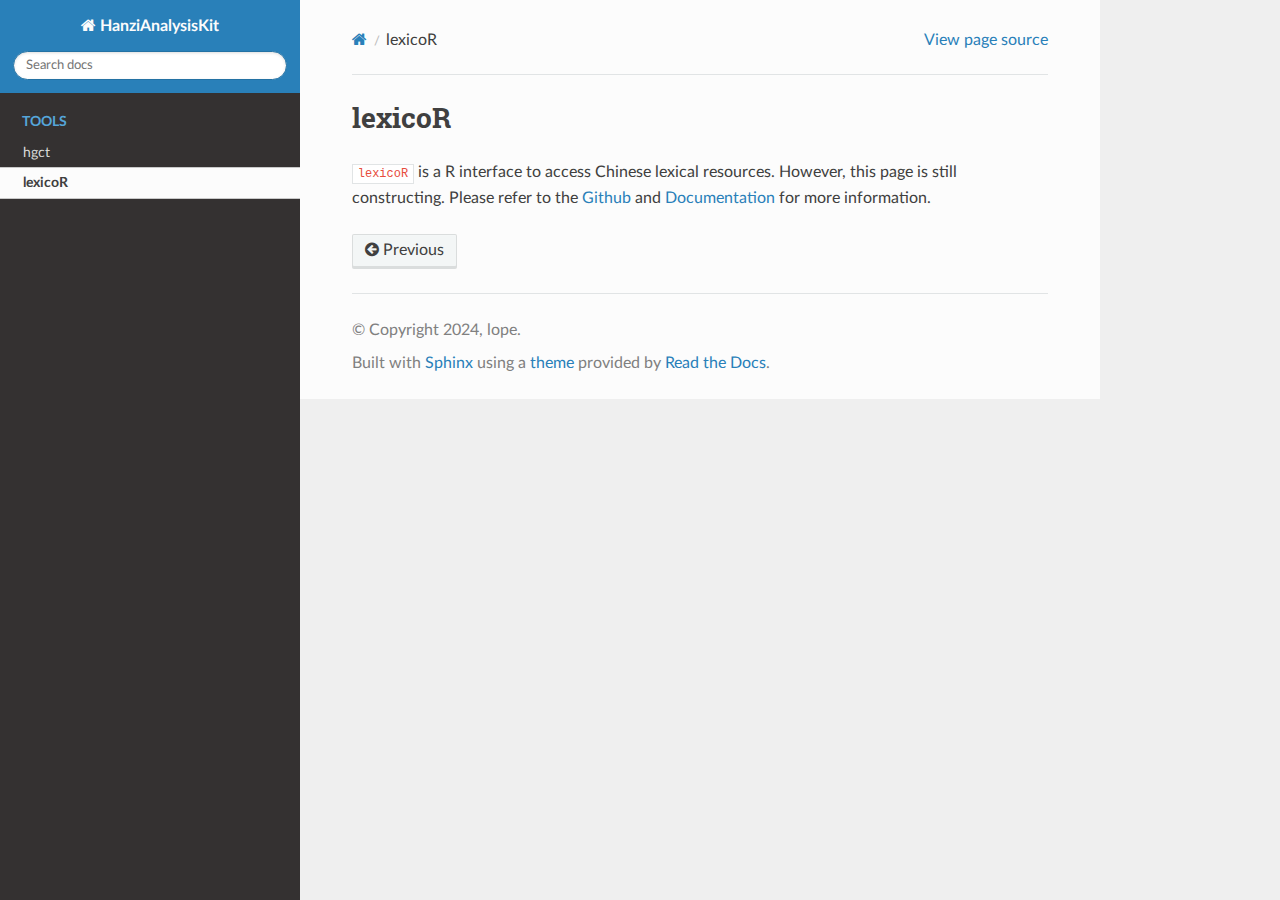
<file: tools/lexicoR.html>
<!DOCTYPE html>
<html class="writer-html5" lang="en" data-content_root="../">
<head>
  <meta charset="utf-8" /><meta name="viewport" content="width=device-width, initial-scale=1" />

  <meta name="viewport" content="width=device-width, initial-scale=1.0" />
  <title>lexicoR &mdash; HanziAnalysisKit  documentation</title>
      <link rel="stylesheet" type="text/css" href="../_static/pygments.css?v=80d5e7a1" />
      <link rel="stylesheet" type="text/css" href="../_static/css/theme.css?v=19f00094" />
      <link rel="stylesheet" type="text/css" href="../_static/custom.css?v=bfab0ba5" />

  
  <!--[if lt IE 9]>
    <script src="../_static/js/html5shiv.min.js"></script>
  <![endif]-->
  
        <script src="../_static/jquery.js?v=5d32c60e"></script>
        <script src="../_static/_sphinx_javascript_frameworks_compat.js?v=2cd50e6c"></script>
        <script src="../_static/documentation_options.js?v=5929fcd5"></script>
        <script src="../_static/doctools.js?v=9a2dae69"></script>
        <script src="../_static/sphinx_highlight.js?v=dc90522c"></script>
    <script src="../_static/js/theme.js"></script>
    <link rel="index" title="Index" href="../genindex.html" />
    <link rel="search" title="Search" href="../search.html" />
    <link rel="prev" title="hgct" href="hgct.html" /> 
</head>

<body class="wy-body-for-nav"> 
  <div class="wy-grid-for-nav">
    <nav data-toggle="wy-nav-shift" class="wy-nav-side">
      <div class="wy-side-scroll">
        <div class="wy-side-nav-search" >

          
          
          <a href="../index.html" class="icon icon-home">
            HanziAnalysisKit
          </a>
<div role="search">
  <form id="rtd-search-form" class="wy-form" action="../search.html" method="get">
    <input type="text" name="q" placeholder="Search docs" aria-label="Search docs" />
    <input type="hidden" name="check_keywords" value="yes" />
    <input type="hidden" name="area" value="default" />
  </form>
</div>
        </div><div class="wy-menu wy-menu-vertical" data-spy="affix" role="navigation" aria-label="Navigation menu">
              <p class="caption" role="heading"><span class="caption-text">Tools</span></p>
<ul class="current">
<li class="toctree-l1"><a class="reference internal" href="hgct.html">hgct</a></li>
<li class="toctree-l1 current"><a class="current reference internal" href="#">lexicoR</a></li>
</ul>

        </div>
      </div>
    </nav>

    <section data-toggle="wy-nav-shift" class="wy-nav-content-wrap"><nav class="wy-nav-top" aria-label="Mobile navigation menu" >
          <i data-toggle="wy-nav-top" class="fa fa-bars"></i>
          <a href="../index.html">HanziAnalysisKit</a>
      </nav>

      <div class="wy-nav-content">
        <div class="rst-content">
          <div role="navigation" aria-label="Page navigation">
  <ul class="wy-breadcrumbs">
      <li><a href="../index.html" class="icon icon-home" aria-label="Home"></a></li>
      <li class="breadcrumb-item active">lexicoR</li>
      <li class="wy-breadcrumbs-aside">
            <a href="../_sources/tools/lexicoR.rst.txt" rel="nofollow"> View page source</a>
      </li>
  </ul>
  <hr/>
</div>
          <div role="main" class="document" itemscope="itemscope" itemtype="http://schema.org/Article">
           <div itemprop="articleBody">
             
  <section id="lexicor">
<h1>lexicoR<a class="headerlink" href="#lexicor" title="Link to this heading"></a></h1>
<p><code class="docutils literal notranslate"><span class="pre">lexicoR</span></code> is a R interface to access Chinese lexical resources. However, this page is still constructing. Please refer to the <a class="reference external" href="https://github.com/lopentu/lexicoR">Github</a> and <a class="reference external" href="https://lopentu.github.io/lexicoR/">Documentation</a> for more information.</p>
</section>


           </div>
          </div>
          <footer><div class="rst-footer-buttons" role="navigation" aria-label="Footer">
        <a href="hgct.html" class="btn btn-neutral float-left" title="hgct" accesskey="p" rel="prev"><span class="fa fa-arrow-circle-left" aria-hidden="true"></span> Previous</a>
    </div>

  <hr/>

  <div role="contentinfo">
    <p>&#169; Copyright 2024, lope.</p>
  </div>

  Built with <a href="https://www.sphinx-doc.org/">Sphinx</a> using a
    <a href="https://github.com/readthedocs/sphinx_rtd_theme">theme</a>
    provided by <a href="https://readthedocs.org">Read the Docs</a>.
   

</footer>
        </div>
      </div>
    </section>
  </div>
  <script>
      jQuery(function () {
          SphinxRtdTheme.Navigation.enable(true);
      });
  </script> 

</body>
</html>
</file>
<file: _static/pygments.css>
pre { line-height: 125%; }
td.linenos .normal { color: inherit; background-color: transparent; padding-left: 5px; padding-right: 5px; }
span.linenos { color: inherit; background-color: transparent; padding-left: 5px; padding-right: 5px; }
td.linenos .special { color: #000000; background-color: #ffffc0; padding-left: 5px; padding-right: 5px; }
span.linenos.special { color: #000000; background-color: #ffffc0; padding-left: 5px; padding-right: 5px; }
.highlight .hll { background-color: #ffffcc }
.highlight { background: #f8f8f8; }
.highlight .c { color: #3D7B7B; font-style: italic } /* Comment */
.highlight .err { border: 1px solid #FF0000 } /* Error */
.highlight .k { color: #008000; font-weight: bold } /* Keyword */
.highlight .o { color: #666666 } /* Operator */
.highlight .ch { color: #3D7B7B; font-style: italic } /* Comment.Hashbang */
.highlight .cm { color: #3D7B7B; font-style: italic } /* Comment.Multiline */
.highlight .cp { color: #9C6500 } /* Comment.Preproc */
.highlight .cpf { color: #3D7B7B; font-style: italic } /* Comment.PreprocFile */
.highlight .c1 { color: #3D7B7B; font-style: italic } /* Comment.Single */
.highlight .cs { color: #3D7B7B; font-style: italic } /* Comment.Special */
.highlight .gd { color: #A00000 } /* Generic.Deleted */
.highlight .ge { font-style: italic } /* Generic.Emph */
.highlight .ges { font-weight: bold; font-style: italic } /* Generic.EmphStrong */
.highlight .gr { color: #E40000 } /* Generic.Error */
.highlight .gh { color: #000080; font-weight: bold } /* Generic.Heading */
.highlight .gi { color: #008400 } /* Generic.Inserted */
.highlight .go { color: #717171 } /* Generic.Output */
.highlight .gp { color: #000080; font-weight: bold } /* Generic.Prompt */
.highlight .gs { font-weight: bold } /* Generic.Strong */
.highlight .gu { color: #800080; font-weight: bold } /* Generic.Subheading */
.highlight .gt { color: #0044DD } /* Generic.Traceback */
.highlight .kc { color: #008000; font-weight: bold } /* Keyword.Constant */
.highlight .kd { color: #008000; font-weight: bold } /* Keyword.Declaration */
.highlight .kn { color: #008000; font-weight: bold } /* Keyword.Namespace */
.highlight .kp { color: #008000 } /* Keyword.Pseudo */
.highlight .kr { color: #008000; font-weight: bold } /* Keyword.Reserved */
.highlight .kt { color: #B00040 } /* Keyword.Type */
.highlight .m { color: #666666 } /* Literal.Number */
.highlight .s { color: #BA2121 } /* Literal.String */
.highlight .na { color: #687822 } /* Name.Attribute */
.highlight .nb { color: #008000 } /* Name.Builtin */
.highlight .nc { color: #0000FF; font-weight: bold } /* Name.Class */
.highlight .no { color: #880000 } /* Name.Constant */
.highlight .nd { color: #AA22FF } /* Name.Decorator */
.highlight .ni { color: #717171; font-weight: bold } /* Name.Entity */
.highlight .ne { color: #CB3F38; font-weight: bold } /* Name.Exception */
.highlight .nf { color: #0000FF } /* Name.Function */
.highlight .nl { color: #767600 } /* Name.Label */
.highlight .nn { color: #0000FF; font-weight: bold } /* Name.Namespace */
.highlight .nt { color: #008000; font-weight: bold } /* Name.Tag */
.highlight .nv { color: #19177C } /* Name.Variable */
.highlight .ow { color: #AA22FF; font-weight: bold } /* Operator.Word */
.highlight .w { color: #bbbbbb } /* Text.Whitespace */
.highlight .mb { color: #666666 } /* Literal.Number.Bin */
.highlight .mf { color: #666666 } /* Literal.Number.Float */
.highlight .mh { color: #666666 } /* Literal.Number.Hex */
.highlight .mi { color: #666666 } /* Literal.Number.Integer */
.highlight .mo { color: #666666 } /* Literal.Number.Oct */
.highlight .sa { color: #BA2121 } /* Literal.String.Affix */
.highlight .sb { color: #BA2121 } /* Literal.String.Backtick */
.highlight .sc { color: #BA2121 } /* Literal.String.Char */
.highlight .dl { color: #BA2121 } /* Literal.String.Delimiter */
.highlight .sd { color: #BA2121; font-style: italic } /* Literal.String.Doc */
.highlight .s2 { color: #BA2121 } /* Literal.String.Double */
.highlight .se { color: #AA5D1F; font-weight: bold } /* Literal.String.Escape */
.highlight .sh { color: #BA2121 } /* Literal.String.Heredoc */
.highlight .si { color: #A45A77; font-weight: bold } /* Literal.String.Interpol */
.highlight .sx { color: #008000 } /* Literal.String.Other */
.highlight .sr { color: #A45A77 } /* Literal.String.Regex */
.highlight .s1 { color: #BA2121 } /* Literal.String.Single */
.highlight .ss { color: #19177C } /* Literal.String.Symbol */
.highlight .bp { color: #008000 } /* Name.Builtin.Pseudo */
.highlight .fm { color: #0000FF } /* Name.Function.Magic */
.highlight .vc { color: #19177C } /* Name.Variable.Class */
.highlight .vg { color: #19177C } /* Name.Variable.Global */
.highlight .vi { color: #19177C } /* Name.Variable.Instance */
.highlight .vm { color: #19177C } /* Name.Variable.Magic */
.highlight .il { color: #666666 } /* Literal.Number.Integer.Long */
</file>
<file: _static/css/theme.css>
html{box-sizing:border-box}*,:after,:before{box-sizing:inherit}article,aside,details,figcaption,figure,footer,header,hgroup,nav,section{display:block}audio,canvas,video{display:inline-block;*display:inline;*zoom:1}[hidden],audio:not([controls]){display:none}*{-webkit-box-sizing:border-box;-moz-box-sizing:border-box;box-sizing:border-box}html{font-size:100%;-webkit-text-size-adjust:100%;-ms-text-size-adjust:100%}body{margin:0}a:active,a:hover{outline:0}abbr[title]{border-bottom:1px dotted}b,strong{font-weight:700}blockquote{margin:0}dfn{font-style:italic}ins{background:#ff9;text-decoration:none}ins,mark{color:#000}mark{background:#ff0;font-style:italic;font-weight:700}.rst-content code,.rst-content tt,code,kbd,pre,samp{font-family:monospace,serif;_font-family:courier new,monospace;font-size:1em}pre{white-space:pre}q{quotes:none}q:after,q:before{content:"";content:none}small{font-size:85%}sub,sup{font-size:75%;line-height:0;position:relative;vertical-align:baseline}sup{top:-.5em}sub{bottom:-.25em}dl,ol,ul{margin:0;padding:0;list-style:none;list-style-image:none}li{list-style:none}dd{margin:0}img{border:0;-ms-interpolation-mode:bicubic;vertical-align:middle;max-width:100%}svg:not(:root){overflow:hidden}figure,form{margin:0}label{cursor:pointer}button,input,select,textarea{font-size:100%;margin:0;vertical-align:baseline;*vertical-align:middle}button,input{line-height:normal}button,input[type=button],input[type=reset],input[type=submit]{cursor:pointer;-webkit-appearance:button;*overflow:visible}button[disabled],input[disabled]{cursor:default}input[type=search]{-webkit-appearance:textfield;-moz-box-sizing:content-box;-webkit-box-sizing:content-box;box-sizing:content-box}textarea{resize:vertical}table{border-collapse:collapse;border-spacing:0}td{vertical-align:top}.chromeframe{margin:.2em 0;background:#ccc;color:#000;padding:.2em 0}.ir{display:block;border:0;text-indent:-999em;overflow:hidden;background-color:transparent;background-repeat:no-repeat;text-align:left;direction:ltr;*line-height:0}.ir br{display:none}.hidden{display:none!important;visibility:hidden}.visuallyhidden{border:0;clip:rect(0 0 0 0);height:1px;margin:-1px;overflow:hidden;padding:0;position:absolute;width:1px}.visuallyhidden.focusable:active,.visuallyhidden.focusable:focus{clip:auto;height:auto;margin:0;overflow:visible;position:static;width:auto}.invisible{visibility:hidden}.relative{position:relative}big,small{font-size:100%}@media print{body,html,section{background:none!important}*{box-shadow:none!important;text-shadow:none!important;filter:none!important;-ms-filter:none!important}a,a:visited{text-decoration:underline}.ir a:after,a[href^="#"]:after,a[href^="javascript:"]:after{content:""}blockquote,pre{page-break-inside:avoid}thead{display:table-header-group}img,tr{page-break-inside:avoid}img{max-width:100%!important}@page{margin:.5cm}.rst-content .toctree-wrapper>p.caption,h2,h3,p{orphans:3;widows:3}.rst-content .toctree-wrapper>p.caption,h2,h3{page-break-after:avoid}}.btn,.fa:before,.icon:before,.rst-content .admonition,.rst-content .admonition-title:before,.rst-content .admonition-todo,.rst-content .attention,.rst-content .caution,.rst-content .code-block-caption .headerlink:before,.rst-content .danger,.rst-content .eqno .headerlink:before,.rst-content .error,.rst-content .hint,.rst-content .important,.rst-content .note,.rst-content .seealso,.rst-content .tip,.rst-content .warning,.rst-content code.download span:first-child:before,.rst-content dl dt .headerlink:before,.rst-content h1 .headerlink:before,.rst-content h2 .headerlink:before,.rst-content h3 .headerlink:before,.rst-content h4 .headerlink:before,.rst-content h5 .headerlink:before,.rst-content h6 .headerlink:before,.rst-content p.caption .headerlink:before,.rst-content p .headerlink:before,.rst-content table>caption .headerlink:before,.rst-content tt.download span:first-child:before,.wy-alert,.wy-dropdown .caret:before,.wy-inline-validate.wy-inline-validate-danger .wy-input-context:before,.wy-inline-validate.wy-inline-validate-info .wy-input-context:before,.wy-inline-validate.wy-inline-validate-success .wy-input-context:before,.wy-inline-validate.wy-inline-validate-warning .wy-input-context:before,.wy-menu-vertical li.current>a button.toctree-expand:before,.wy-menu-vertical li.on a button.toctree-expand:before,.wy-menu-vertical li button.toctree-expand:before,input[type=color],input[type=date],input[type=datetime-local],input[type=datetime],input[type=email],input[type=month],input[type=number],input[type=password],input[type=search],input[type=tel],input[type=text],input[type=time],input[type=url],input[type=week],select,textarea{-webkit-font-smoothing:antialiased}.clearfix{*zoom:1}.clearfix:after,.clearfix:before{display:table;content:""}.clearfix:after{clear:both}/*!
 *  Font Awesome 4.7.0 by @davegandy - http://fontawesome.io - @fontawesome
 *  License - http://fontawesome.io/license (Font: SIL OFL 1.1, CSS: MIT License)
 */@font-face{font-family:FontAwesome;src:url(fonts/fontawesome-webfont.eot?674f50d287a8c48dc19ba404d20fe713);src:url(fonts/fontawesome-webfont.eot?674f50d287a8c48dc19ba404d20fe713?#iefix&v=4.7.0) format("embedded-opentype"),url(fonts/fontawesome-webfont.woff2?af7ae505a9eed503f8b8e6982036873e) format("woff2"),url(fonts/fontawesome-webfont.woff?fee66e712a8a08eef5805a46892932ad) format("woff"),url(fonts/fontawesome-webfont.ttf?b06871f281fee6b241d60582ae9369b9) format("truetype"),url(fonts/fontawesome-webfont.svg?912ec66d7572ff821749319396470bde#fontawesomeregular) format("svg");font-weight:400;font-style:normal}.fa,.icon,.rst-content .admonition-title,.rst-content .code-block-caption .headerlink,.rst-content .eqno .headerlink,.rst-content code.download span:first-child,.rst-content dl dt .headerlink,.rst-content h1 .headerlink,.rst-content h2 .headerlink,.rst-content h3 .headerlink,.rst-content h4 .headerlink,.rst-content h5 .headerlink,.rst-content h6 .headerlink,.rst-content p.caption .headerlink,.rst-content p .headerlink,.rst-content table>caption .headerlink,.rst-content tt.download span:first-child,.wy-menu-vertical li.current>a button.toctree-expand,.wy-menu-vertical li.on a button.toctree-expand,.wy-menu-vertical li button.toctree-expand{display:inline-block;font:normal normal normal 14px/1 FontAwesome;font-size:inherit;text-rendering:auto;-webkit-font-smoothing:antialiased;-moz-osx-font-smoothing:grayscale}.fa-lg{font-size:1.33333em;line-height:.75em;vertical-align:-15%}.fa-2x{font-size:2em}.fa-3x{font-size:3em}.fa-4x{font-size:4em}.fa-5x{font-size:5em}.fa-fw{width:1.28571em;text-align:center}.fa-ul{padding-left:0;margin-left:2.14286em;list-style-type:none}.fa-ul>li{position:relative}.fa-li{position:absolute;left:-2.14286em;width:2.14286em;top:.14286em;text-align:center}.fa-li.fa-lg{left:-1.85714em}.fa-border{padding:.2em .25em .15em;border:.08em solid #eee;border-radius:.1em}.fa-pull-left{float:left}.fa-pull-right{float:right}.fa-pull-left.icon,.fa.fa-pull-left,.rst-content .code-block-caption .fa-pull-left.headerlink,.rst-content .eqno .fa-pull-left.headerlink,.rst-content .fa-pull-left.admonition-title,.rst-content code.download span.fa-pull-left:first-child,.rst-content dl dt .fa-pull-left.headerlink,.rst-content h1 .fa-pull-left.headerlink,.rst-content h2 .fa-pull-left.headerlink,.rst-content h3 .fa-pull-left.headerlink,.rst-content h4 .fa-pull-left.headerlink,.rst-content h5 .fa-pull-left.headerlink,.rst-content h6 .fa-pull-left.headerlink,.rst-content p .fa-pull-left.headerlink,.rst-content table>caption .fa-pull-left.headerlink,.rst-content tt.download span.fa-pull-left:first-child,.wy-menu-vertical li.current>a button.fa-pull-left.toctree-expand,.wy-menu-vertical li.on a button.fa-pull-left.toctree-expand,.wy-menu-vertical li button.fa-pull-left.toctree-expand{margin-right:.3em}.fa-pull-right.icon,.fa.fa-pull-right,.rst-content .code-block-caption .fa-pull-right.headerlink,.rst-content .eqno .fa-pull-right.headerlink,.rst-content .fa-pull-right.admonition-title,.rst-content code.download span.fa-pull-right:first-child,.rst-content dl dt .fa-pull-right.headerlink,.rst-content h1 .fa-pull-right.headerlink,.rst-content h2 .fa-pull-right.headerlink,.rst-content h3 .fa-pull-right.headerlink,.rst-content h4 .fa-pull-right.headerlink,.rst-content h5 .fa-pull-right.headerlink,.rst-content h6 .fa-pull-right.headerlink,.rst-content p .fa-pull-right.headerlink,.rst-content table>caption .fa-pull-right.headerlink,.rst-content tt.download span.fa-pull-right:first-child,.wy-menu-vertical li.current>a button.fa-pull-right.toctree-expand,.wy-menu-vertical li.on a button.fa-pull-right.toctree-expand,.wy-menu-vertical li button.fa-pull-right.toctree-expand{margin-left:.3em}.pull-right{float:right}.pull-left{float:left}.fa.pull-left,.pull-left.icon,.rst-content .code-block-caption .pull-left.headerlink,.rst-content .eqno .pull-left.headerlink,.rst-content .pull-left.admonition-title,.rst-content code.download span.pull-left:first-child,.rst-content dl dt .pull-left.headerlink,.rst-content h1 .pull-left.headerlink,.rst-content h2 .pull-left.headerlink,.rst-content h3 .pull-left.headerlink,.rst-content h4 .pull-left.headerlink,.rst-content h5 .pull-left.headerlink,.rst-content h6 .pull-left.headerlink,.rst-content p .pull-left.headerlink,.rst-content table>caption .pull-left.headerlink,.rst-content tt.download span.pull-left:first-child,.wy-menu-vertical li.current>a button.pull-left.toctree-expand,.wy-menu-vertical li.on a button.pull-left.toctree-expand,.wy-menu-vertical li button.pull-left.toctree-expand{margin-right:.3em}.fa.pull-right,.pull-right.icon,.rst-content .code-block-caption .pull-right.headerlink,.rst-content .eqno .pull-right.headerlink,.rst-content .pull-right.admonition-title,.rst-content code.download span.pull-right:first-child,.rst-content dl dt .pull-right.headerlink,.rst-content h1 .pull-right.headerlink,.rst-content h2 .pull-right.headerlink,.rst-content h3 .pull-right.headerlink,.rst-content h4 .pull-right.headerlink,.rst-content h5 .pull-right.headerlink,.rst-content h6 .pull-right.headerlink,.rst-content p .pull-right.headerlink,.rst-content table>caption .pull-right.headerlink,.rst-content tt.download span.pull-right:first-child,.wy-menu-vertical li.current>a button.pull-right.toctree-expand,.wy-menu-vertical li.on a button.pull-right.toctree-expand,.wy-menu-vertical li button.pull-right.toctree-expand{margin-left:.3em}.fa-spin{-webkit-animation:fa-spin 2s linear infinite;animation:fa-spin 2s linear infinite}.fa-pulse{-webkit-animation:fa-spin 1s steps(8) infinite;animation:fa-spin 1s steps(8) infinite}@-webkit-keyframes fa-spin{0%{-webkit-transform:rotate(0deg);transform:rotate(0deg)}to{-webkit-transform:rotate(359deg);transform:rotate(359deg)}}@keyframes fa-spin{0%{-webkit-transform:rotate(0deg);transform:rotate(0deg)}to{-webkit-transform:rotate(359deg);transform:rotate(359deg)}}.fa-rotate-90{-ms-filter:"progid:DXImageTransform.Microsoft.BasicImage(rotation=1)";-webkit-transform:rotate(90deg);-ms-transform:rotate(90deg);transform:rotate(90deg)}.fa-rotate-180{-ms-filter:"progid:DXImageTransform.Microsoft.BasicImage(rotation=2)";-webkit-transform:rotate(180deg);-ms-transform:rotate(180deg);transform:rotate(180deg)}.fa-rotate-270{-ms-filter:"progid:DXImageTransform.Microsoft.BasicImage(rotation=3)";-webkit-transform:rotate(270deg);-ms-transform:rotate(270deg);transform:rotate(270deg)}.fa-flip-horizontal{-ms-filter:"progid:DXImageTransform.Microsoft.BasicImage(rotation=0, mirror=1)";-webkit-transform:scaleX(-1);-ms-transform:scaleX(-1);transform:scaleX(-1)}.fa-flip-vertical{-ms-filter:"progid:DXImageTransform.Microsoft.BasicImage(rotation=2, mirror=1)";-webkit-transform:scaleY(-1);-ms-transform:scaleY(-1);transform:scaleY(-1)}:root .fa-flip-horizontal,:root .fa-flip-vertical,:root .fa-rotate-90,:root .fa-rotate-180,:root .fa-rotate-270{filter:none}.fa-stack{position:relative;display:inline-block;width:2em;height:2em;line-height:2em;vertical-align:middle}.fa-stack-1x,.fa-stack-2x{position:absolute;left:0;width:100%;text-align:center}.fa-stack-1x{line-height:inherit}.fa-stack-2x{font-size:2em}.fa-inverse{color:#fff}.fa-glass:before{content:""}.fa-music:before{content:""}.fa-search:before,.icon-search:before{content:""}.fa-envelope-o:before{content:""}.fa-heart:before{content:""}.fa-star:before{content:""}.fa-star-o:before{content:""}.fa-user:before{content:""}.fa-film:before{content:""}.fa-th-large:before{content:""}.fa-th:before{content:""}.fa-th-list:before{content:""}.fa-check:before{content:""}.fa-close:before,.fa-remove:before,.fa-times:before{content:""}.fa-search-plus:before{content:""}.fa-search-minus:before{content:""}.fa-power-off:before{content:""}.fa-signal:before{content:""}.fa-cog:before,.fa-gear:before{content:""}.fa-trash-o:before{content:""}.fa-home:before,.icon-home:before{content:""}.fa-file-o:before{content:""}.fa-clock-o:before{content:""}.fa-road:before{content:""}.fa-download:before,.rst-content code.download span:first-child:before,.rst-content tt.download span:first-child:before{content:""}.fa-arrow-circle-o-down:before{content:""}.fa-arrow-circle-o-up:before{content:""}.fa-inbox:before{content:""}.fa-play-circle-o:before{content:""}.fa-repeat:before,.fa-rotate-right:before{content:""}.fa-refresh:before{content:""}.fa-list-alt:before{content:""}.fa-lock:before{content:""}.fa-flag:before{content:""}.fa-headphones:before{content:""}.fa-volume-off:before{content:""}.fa-volume-down:before{content:""}.fa-volume-up:before{content:""}.fa-qrcode:before{content:""}.fa-barcode:before{content:""}.fa-tag:before{content:""}.fa-tags:before{content:""}.fa-book:before,.icon-book:before{content:""}.fa-bookmark:before{content:""}.fa-print:before{content:""}.fa-camera:before{content:""}.fa-font:before{content:""}.fa-bold:before{content:""}.fa-italic:before{content:""}.fa-text-height:before{content:""}.fa-text-width:before{content:""}.fa-align-left:before{content:""}.fa-align-center:before{content:""}.fa-align-right:before{content:""}.fa-align-justify:before{content:""}.fa-list:before{content:""}.fa-dedent:before,.fa-outdent:before{content:""}.fa-indent:before{content:""}.fa-video-camera:before{content:""}.fa-image:before,.fa-photo:before,.fa-picture-o:before{content:""}.fa-pencil:before{content:""}.fa-map-marker:before{content:""}.fa-adjust:before{content:""}.fa-tint:before{content:""}.fa-edit:before,.fa-pencil-square-o:before{content:""}.fa-share-square-o:before{content:""}.fa-check-square-o:before{content:""}.fa-arrows:before{content:""}.fa-step-backward:before{content:""}.fa-fast-backward:before{content:""}.fa-backward:before{content:""}.fa-play:before{content:""}.fa-pause:before{content:""}.fa-stop:before{content:""}.fa-forward:before{content:""}.fa-fast-forward:before{content:""}.fa-step-forward:before{content:""}.fa-eject:before{content:""}.fa-chevron-left:before{content:""}.fa-chevron-right:before{content:""}.fa-plus-circle:before{content:""}.fa-minus-circle:before{content:""}.fa-times-circle:before,.wy-inline-validate.wy-inline-validate-danger .wy-input-context:before{content:""}.fa-check-circle:before,.wy-inline-validate.wy-inline-validate-success .wy-input-context:before{content:""}.fa-question-circle:before{content:""}.fa-info-circle:before{content:""}.fa-crosshairs:before{content:""}.fa-times-circle-o:before{content:""}.fa-check-circle-o:before{content:""}.fa-ban:before{content:""}.fa-arrow-left:before{content:""}.fa-arrow-right:before{content:""}.fa-arrow-up:before{content:""}.fa-arrow-down:before{content:""}.fa-mail-forward:before,.fa-share:before{content:""}.fa-expand:before{content:""}.fa-compress:before{content:""}.fa-plus:before{content:""}.fa-minus:before{content:""}.fa-asterisk:before{content:""}.fa-exclamation-circle:before,.rst-content .admonition-title:before,.wy-inline-validate.wy-inline-validate-info .wy-input-context:before,.wy-inline-validate.wy-inline-validate-warning .wy-input-context:before{content:""}.fa-gift:before{content:""}.fa-leaf:before{content:""}.fa-fire:before,.icon-fire:before{content:""}.fa-eye:before{content:""}.fa-eye-slash:before{content:""}.fa-exclamation-triangle:before,.fa-warning:before{content:""}.fa-plane:before{content:""}.fa-calendar:before{content:""}.fa-random:before{content:""}.fa-comment:before{content:""}.fa-magnet:before{content:""}.fa-chevron-up:before{content:""}.fa-chevron-down:before{content:""}.fa-retweet:before{content:""}.fa-shopping-cart:before{content:""}.fa-folder:before{content:""}.fa-folder-open:before{content:""}.fa-arrows-v:before{content:""}.fa-arrows-h:before{content:""}.fa-bar-chart-o:before,.fa-bar-chart:before{content:""}.fa-twitter-square:before{content:""}.fa-facebook-square:before{content:""}.fa-camera-retro:before{content:""}.fa-key:before{content:""}.fa-cogs:before,.fa-gears:before{content:""}.fa-comments:before{content:""}.fa-thumbs-o-up:before{content:""}.fa-thumbs-o-down:before{content:""}.fa-star-half:before{content:""}.fa-heart-o:before{content:""}.fa-sign-out:before{content:""}.fa-linkedin-square:before{content:""}.fa-thumb-tack:before{content:""}.fa-external-link:before{content:""}.fa-sign-in:before{content:""}.fa-trophy:before{content:""}.fa-github-square:before{content:""}.fa-upload:before{content:""}.fa-lemon-o:before{content:""}.fa-phone:before{content:""}.fa-square-o:before{content:""}.fa-bookmark-o:before{content:""}.fa-phone-square:before{content:""}.fa-twitter:before{content:""}.fa-facebook-f:before,.fa-facebook:before{content:""}.fa-github:before,.icon-github:before{content:""}.fa-unlock:before{content:""}.fa-credit-card:before{content:""}.fa-feed:before,.fa-rss:before{content:""}.fa-hdd-o:before{content:""}.fa-bullhorn:before{content:""}.fa-bell:before{content:""}.fa-certificate:before{content:""}.fa-hand-o-right:before{content:""}.fa-hand-o-left:before{content:""}.fa-hand-o-up:before{content:""}.fa-hand-o-down:before{content:""}.fa-arrow-circle-left:before,.icon-circle-arrow-left:before{content:""}.fa-arrow-circle-right:before,.icon-circle-arrow-right:before{content:""}.fa-arrow-circle-up:before{content:""}.fa-arrow-circle-down:before{content:""}.fa-globe:before{content:""}.fa-wrench:before{content:""}.fa-tasks:before{content:""}.fa-filter:before{content:""}.fa-briefcase:before{content:""}.fa-arrows-alt:before{content:""}.fa-group:before,.fa-users:before{content:""}.fa-chain:before,.fa-link:before,.icon-link:before{content:""}.fa-cloud:before{content:""}.fa-flask:before{content:""}.fa-cut:before,.fa-scissors:before{content:""}.fa-copy:before,.fa-files-o:before{content:""}.fa-paperclip:before{content:""}.fa-floppy-o:before,.fa-save:before{content:""}.fa-square:before{content:""}.fa-bars:before,.fa-navicon:before,.fa-reorder:before{content:""}.fa-list-ul:before{content:""}.fa-list-ol:before{content:""}.fa-strikethrough:before{content:""}.fa-underline:before{content:""}.fa-table:before{content:""}.fa-magic:before{content:""}.fa-truck:before{content:""}.fa-pinterest:before{content:""}.fa-pinterest-square:before{content:""}.fa-google-plus-square:before{content:""}.fa-google-plus:before{content:""}.fa-money:before{content:""}.fa-caret-down:before,.icon-caret-down:before,.wy-dropdown .caret:before{content:""}.fa-caret-up:before{content:""}.fa-caret-left:before{content:""}.fa-caret-right:before{content:""}.fa-columns:before{content:""}.fa-sort:before,.fa-unsorted:before{content:""}.fa-sort-desc:before,.fa-sort-down:before{content:""}.fa-sort-asc:before,.fa-sort-up:before{content:""}.fa-envelope:before{content:""}.fa-linkedin:before{content:""}.fa-rotate-left:before,.fa-undo:before{content:""}.fa-gavel:before,.fa-legal:before{content:""}.fa-dashboard:before,.fa-tachometer:before{content:""}.fa-comment-o:before{content:""}.fa-comments-o:before{content:""}.fa-bolt:before,.fa-flash:before{content:""}.fa-sitemap:before{content:""}.fa-umbrella:before{content:""}.fa-clipboard:before,.fa-paste:before{content:""}.fa-lightbulb-o:before{content:""}.fa-exchange:before{content:""}.fa-cloud-download:before{content:""}.fa-cloud-upload:before{content:""}.fa-user-md:before{content:""}.fa-stethoscope:before{content:""}.fa-suitcase:before{content:""}.fa-bell-o:before{content:""}.fa-coffee:before{content:""}.fa-cutlery:before{content:""}.fa-file-text-o:before{content:""}.fa-building-o:before{content:""}.fa-hospital-o:before{content:""}.fa-ambulance:before{content:""}.fa-medkit:before{content:""}.fa-fighter-jet:before{content:""}.fa-beer:before{content:""}.fa-h-square:before{content:""}.fa-plus-square:before{content:""}.fa-angle-double-left:before{content:""}.fa-angle-double-right:before{content:""}.fa-angle-double-up:before{content:""}.fa-angle-double-down:before{content:""}.fa-angle-left:before{content:""}.fa-angle-right:before{content:""}.fa-angle-up:before{content:""}.fa-angle-down:before{content:""}.fa-desktop:before{content:""}.fa-laptop:before{content:""}.fa-tablet:before{content:""}.fa-mobile-phone:before,.fa-mobile:before{content:""}.fa-circle-o:before{content:""}.fa-quote-left:before{content:""}.fa-quote-right:before{content:""}.fa-spinner:before{content:""}.fa-circle:before{content:""}.fa-mail-reply:before,.fa-reply:before{content:""}.fa-github-alt:before{content:""}.fa-folder-o:before{content:""}.fa-folder-open-o:before{content:""}.fa-smile-o:before{content:""}.fa-frown-o:before{content:""}.fa-meh-o:before{content:""}.fa-gamepad:before{content:""}.fa-keyboard-o:before{content:""}.fa-flag-o:before{content:""}.fa-flag-checkered:before{content:""}.fa-terminal:before{content:""}.fa-code:before{content:""}.fa-mail-reply-all:before,.fa-reply-all:before{content:""}.fa-star-half-empty:before,.fa-star-half-full:before,.fa-star-half-o:before{content:""}.fa-location-arrow:before{content:""}.fa-crop:before{content:""}.fa-code-fork:before{content:""}.fa-chain-broken:before,.fa-unlink:before{content:""}.fa-question:before{content:""}.fa-info:before{content:""}.fa-exclamation:before{content:""}.fa-superscript:before{content:""}.fa-subscript:before{content:""}.fa-eraser:before{content:""}.fa-puzzle-piece:before{content:""}.fa-microphone:before{content:""}.fa-microphone-slash:before{content:""}.fa-shield:before{content:""}.fa-calendar-o:before{content:""}.fa-fire-extinguisher:before{content:""}.fa-rocket:before{content:""}.fa-maxcdn:before{content:""}.fa-chevron-circle-left:before{content:""}.fa-chevron-circle-right:before{content:""}.fa-chevron-circle-up:before{content:""}.fa-chevron-circle-down:before{content:""}.fa-html5:before{content:""}.fa-css3:before{content:""}.fa-anchor:before{content:""}.fa-unlock-alt:before{content:""}.fa-bullseye:before{content:""}.fa-ellipsis-h:before{content:""}.fa-ellipsis-v:before{content:""}.fa-rss-square:before{content:""}.fa-play-circle:before{content:""}.fa-ticket:before{content:""}.fa-minus-square:before{content:""}.fa-minus-square-o:before,.wy-menu-vertical li.current>a button.toctree-expand:before,.wy-menu-vertical li.on a button.toctree-expand:before{content:""}.fa-level-up:before{content:""}.fa-level-down:before{content:""}.fa-check-square:before{content:""}.fa-pencil-square:before{content:""}.fa-external-link-square:before{content:""}.fa-share-square:before{content:""}.fa-compass:before{content:""}.fa-caret-square-o-down:before,.fa-toggle-down:before{content:""}.fa-caret-square-o-up:before,.fa-toggle-up:before{content:""}.fa-caret-square-o-right:before,.fa-toggle-right:before{content:""}.fa-eur:before,.fa-euro:before{content:""}.fa-gbp:before{content:""}.fa-dollar:before,.fa-usd:before{content:""}.fa-inr:before,.fa-rupee:before{content:""}.fa-cny:before,.fa-jpy:before,.fa-rmb:before,.fa-yen:before{content:""}.fa-rouble:before,.fa-rub:before,.fa-ruble:before{content:""}.fa-krw:before,.fa-won:before{content:""}.fa-bitcoin:before,.fa-btc:before{content:""}.fa-file:before{content:""}.fa-file-text:before{content:""}.fa-sort-alpha-asc:before{content:""}.fa-sort-alpha-desc:before{content:""}.fa-sort-amount-asc:before{content:""}.fa-sort-amount-desc:before{content:""}.fa-sort-numeric-asc:before{content:""}.fa-sort-numeric-desc:before{content:""}.fa-thumbs-up:before{content:""}.fa-thumbs-down:before{content:""}.fa-youtube-square:before{content:""}.fa-youtube:before{content:""}.fa-xing:before{content:""}.fa-xing-square:before{content:""}.fa-youtube-play:before{content:""}.fa-dropbox:before{content:""}.fa-stack-overflow:before{content:""}.fa-instagram:before{content:""}.fa-flickr:before{content:""}.fa-adn:before{content:""}.fa-bitbucket:before,.icon-bitbucket:before{content:""}.fa-bitbucket-square:before{content:""}.fa-tumblr:before{content:""}.fa-tumblr-square:before{content:""}.fa-long-arrow-down:before{content:""}.fa-long-arrow-up:before{content:""}.fa-long-arrow-left:before{content:""}.fa-long-arrow-right:before{content:""}.fa-apple:before{content:""}.fa-windows:before{content:""}.fa-android:before{content:""}.fa-linux:before{content:""}.fa-dribbble:before{content:""}.fa-skype:before{content:""}.fa-foursquare:before{content:""}.fa-trello:before{content:""}.fa-female:before{content:""}.fa-male:before{content:""}.fa-gittip:before,.fa-gratipay:before{content:""}.fa-sun-o:before{content:""}.fa-moon-o:before{content:""}.fa-archive:before{content:""}.fa-bug:before{content:""}.fa-vk:before{content:""}.fa-weibo:before{content:""}.fa-renren:before{content:""}.fa-pagelines:before{content:""}.fa-stack-exchange:before{content:""}.fa-arrow-circle-o-right:before{content:""}.fa-arrow-circle-o-left:before{content:""}.fa-caret-square-o-left:before,.fa-toggle-left:before{content:""}.fa-dot-circle-o:before{content:""}.fa-wheelchair:before{content:""}.fa-vimeo-square:before{content:""}.fa-try:before,.fa-turkish-lira:before{content:""}.fa-plus-square-o:before,.wy-menu-vertical li button.toctree-expand:before{content:""}.fa-space-shuttle:before{content:""}.fa-slack:before{content:""}.fa-envelope-square:before{content:""}.fa-wordpress:before{content:""}.fa-openid:before{content:""}.fa-bank:before,.fa-institution:before,.fa-university:before{content:""}.fa-graduation-cap:before,.fa-mortar-board:before{content:""}.fa-yahoo:before{content:""}.fa-google:before{content:""}.fa-reddit:before{content:""}.fa-reddit-square:before{content:""}.fa-stumbleupon-circle:before{content:""}.fa-stumbleupon:before{content:""}.fa-delicious:before{content:""}.fa-digg:before{content:""}.fa-pied-piper-pp:before{content:""}.fa-pied-piper-alt:before{content:""}.fa-drupal:before{content:""}.fa-joomla:before{content:""}.fa-language:before{content:""}.fa-fax:before{content:""}.fa-building:before{content:""}.fa-child:before{content:""}.fa-paw:before{content:""}.fa-spoon:before{content:""}.fa-cube:before{content:""}.fa-cubes:before{content:""}.fa-behance:before{content:""}.fa-behance-square:before{content:""}.fa-steam:before{content:""}.fa-steam-square:before{content:""}.fa-recycle:before{content:""}.fa-automobile:before,.fa-car:before{content:""}.fa-cab:before,.fa-taxi:before{content:""}.fa-tree:before{content:""}.fa-spotify:before{content:""}.fa-deviantart:before{content:""}.fa-soundcloud:before{content:""}.fa-database:before{content:""}.fa-file-pdf-o:before{content:""}.fa-file-word-o:before{content:""}.fa-file-excel-o:before{content:""}.fa-file-powerpoint-o:before{content:""}.fa-file-image-o:before,.fa-file-photo-o:before,.fa-file-picture-o:before{content:""}.fa-file-archive-o:before,.fa-file-zip-o:before{content:""}.fa-file-audio-o:before,.fa-file-sound-o:before{content:""}.fa-file-movie-o:before,.fa-file-video-o:before{content:""}.fa-file-code-o:before{content:""}.fa-vine:before{content:""}.fa-codepen:before{content:""}.fa-jsfiddle:before{content:""}.fa-life-bouy:before,.fa-life-buoy:before,.fa-life-ring:before,.fa-life-saver:before,.fa-support:before{content:""}.fa-circle-o-notch:before{content:""}.fa-ra:before,.fa-rebel:before,.fa-resistance:before{content:""}.fa-empire:before,.fa-ge:before{content:""}.fa-git-square:before{content:""}.fa-git:before{content:""}.fa-hacker-news:before,.fa-y-combinator-square:before,.fa-yc-square:before{content:""}.fa-tencent-weibo:before{content:""}.fa-qq:before{content:""}.fa-wechat:before,.fa-weixin:before{content:""}.fa-paper-plane:before,.fa-send:before{content:""}.fa-paper-plane-o:before,.fa-send-o:before{content:""}.fa-history:before{content:""}.fa-circle-thin:before{content:""}.fa-header:before{content:""}.fa-paragraph:before{content:""}.fa-sliders:before{content:""}.fa-share-alt:before{content:""}.fa-share-alt-square:before{content:""}.fa-bomb:before{content:""}.fa-futbol-o:before,.fa-soccer-ball-o:before{content:""}.fa-tty:before{content:""}.fa-binoculars:before{content:""}.fa-plug:before{content:""}.fa-slideshare:before{content:""}.fa-twitch:before{content:""}.fa-yelp:before{content:""}.fa-newspaper-o:before{content:""}.fa-wifi:before{content:""}.fa-calculator:before{content:""}.fa-paypal:before{content:""}.fa-google-wallet:before{content:""}.fa-cc-visa:before{content:""}.fa-cc-mastercard:before{content:""}.fa-cc-discover:before{content:""}.fa-cc-amex:before{content:""}.fa-cc-paypal:before{content:""}.fa-cc-stripe:before{content:""}.fa-bell-slash:before{content:""}.fa-bell-slash-o:before{content:""}.fa-trash:before{content:""}.fa-copyright:before{content:""}.fa-at:before{content:""}.fa-eyedropper:before{content:""}.fa-paint-brush:before{content:""}.fa-birthday-cake:before{content:""}.fa-area-chart:before{content:""}.fa-pie-chart:before{content:""}.fa-line-chart:before{content:""}.fa-lastfm:before{content:""}.fa-lastfm-square:before{content:""}.fa-toggle-off:before{content:""}.fa-toggle-on:before{content:""}.fa-bicycle:before{content:""}.fa-bus:before{content:""}.fa-ioxhost:before{content:""}.fa-angellist:before{content:""}.fa-cc:before{content:""}.fa-ils:before,.fa-shekel:before,.fa-sheqel:before{content:""}.fa-meanpath:before{content:""}.fa-buysellads:before{content:""}.fa-connectdevelop:before{content:""}.fa-dashcube:before{content:""}.fa-forumbee:before{content:""}.fa-leanpub:before{content:""}.fa-sellsy:before{content:""}.fa-shirtsinbulk:before{content:""}.fa-simplybuilt:before{content:""}.fa-skyatlas:before{content:""}.fa-cart-plus:before{content:""}.fa-cart-arrow-down:before{content:""}.fa-diamond:before{content:""}.fa-ship:before{content:""}.fa-user-secret:before{content:""}.fa-motorcycle:before{content:""}.fa-street-view:before{content:""}.fa-heartbeat:before{content:""}.fa-venus:before{content:""}.fa-mars:before{content:""}.fa-mercury:before{content:""}.fa-intersex:before,.fa-transgender:before{content:""}.fa-transgender-alt:before{content:""}.fa-venus-double:before{content:""}.fa-mars-double:before{content:""}.fa-venus-mars:before{content:""}.fa-mars-stroke:before{content:""}.fa-mars-stroke-v:before{content:""}.fa-mars-stroke-h:before{content:""}.fa-neuter:before{content:""}.fa-genderless:before{content:""}.fa-facebook-official:before{content:""}.fa-pinterest-p:before{content:""}.fa-whatsapp:before{content:""}.fa-server:before{content:""}.fa-user-plus:before{content:""}.fa-user-times:before{content:""}.fa-bed:before,.fa-hotel:before{content:""}.fa-viacoin:before{content:""}.fa-train:before{content:""}.fa-subway:before{content:""}.fa-medium:before{content:""}.fa-y-combinator:before,.fa-yc:before{content:""}.fa-optin-monster:before{content:""}.fa-opencart:before{content:""}.fa-expeditedssl:before{content:""}.fa-battery-4:before,.fa-battery-full:before,.fa-battery:before{content:""}.fa-battery-3:before,.fa-battery-three-quarters:before{content:""}.fa-battery-2:before,.fa-battery-half:before{content:""}.fa-battery-1:before,.fa-battery-quarter:before{content:""}.fa-battery-0:before,.fa-battery-empty:before{content:""}.fa-mouse-pointer:before{content:""}.fa-i-cursor:before{content:""}.fa-object-group:before{content:""}.fa-object-ungroup:before{content:""}.fa-sticky-note:before{content:""}.fa-sticky-note-o:before{content:""}.fa-cc-jcb:before{content:""}.fa-cc-diners-club:before{content:""}.fa-clone:before{content:""}.fa-balance-scale:before{content:""}.fa-hourglass-o:before{content:""}.fa-hourglass-1:before,.fa-hourglass-start:before{content:""}.fa-hourglass-2:before,.fa-hourglass-half:before{content:""}.fa-hourglass-3:before,.fa-hourglass-end:before{content:""}.fa-hourglass:before{content:""}.fa-hand-grab-o:before,.fa-hand-rock-o:before{content:""}.fa-hand-paper-o:before,.fa-hand-stop-o:before{content:""}.fa-hand-scissors-o:before{content:""}.fa-hand-lizard-o:before{content:""}.fa-hand-spock-o:before{content:""}.fa-hand-pointer-o:before{content:""}.fa-hand-peace-o:before{content:""}.fa-trademark:before{content:""}.fa-registered:before{content:""}.fa-creative-commons:before{content:""}.fa-gg:before{content:""}.fa-gg-circle:before{content:""}.fa-tripadvisor:before{content:""}.fa-odnoklassniki:before{content:""}.fa-odnoklassniki-square:before{content:""}.fa-get-pocket:before{content:""}.fa-wikipedia-w:before{content:""}.fa-safari:before{content:""}.fa-chrome:before{content:""}.fa-firefox:before{content:""}.fa-opera:before{content:""}.fa-internet-explorer:before{content:""}.fa-television:before,.fa-tv:before{content:""}.fa-contao:before{content:""}.fa-500px:before{content:""}.fa-amazon:before{content:""}.fa-calendar-plus-o:before{content:""}.fa-calendar-minus-o:before{content:""}.fa-calendar-times-o:before{content:""}.fa-calendar-check-o:before{content:""}.fa-industry:before{content:""}.fa-map-pin:before{content:""}.fa-map-signs:before{content:""}.fa-map-o:before{content:""}.fa-map:before{content:""}.fa-commenting:before{content:""}.fa-commenting-o:before{content:""}.fa-houzz:before{content:""}.fa-vimeo:before{content:""}.fa-black-tie:before{content:""}.fa-fonticons:before{content:""}.fa-reddit-alien:before{content:""}.fa-edge:before{content:""}.fa-credit-card-alt:before{content:""}.fa-codiepie:before{content:""}.fa-modx:before{content:""}.fa-fort-awesome:before{content:""}.fa-usb:before{content:""}.fa-product-hunt:before{content:""}.fa-mixcloud:before{content:""}.fa-scribd:before{content:""}.fa-pause-circle:before{content:""}.fa-pause-circle-o:before{content:""}.fa-stop-circle:before{content:""}.fa-stop-circle-o:before{content:""}.fa-shopping-bag:before{content:""}.fa-shopping-basket:before{content:""}.fa-hashtag:before{content:""}.fa-bluetooth:before{content:""}.fa-bluetooth-b:before{content:""}.fa-percent:before{content:""}.fa-gitlab:before,.icon-gitlab:before{content:""}.fa-wpbeginner:before{content:""}.fa-wpforms:before{content:""}.fa-envira:before{content:""}.fa-universal-access:before{content:""}.fa-wheelchair-alt:before{content:""}.fa-question-circle-o:before{content:""}.fa-blind:before{content:""}.fa-audio-description:before{content:""}.fa-volume-control-phone:before{content:""}.fa-braille:before{content:""}.fa-assistive-listening-systems:before{content:""}.fa-american-sign-language-interpreting:before,.fa-asl-interpreting:before{content:""}.fa-deaf:before,.fa-deafness:before,.fa-hard-of-hearing:before{content:""}.fa-glide:before{content:""}.fa-glide-g:before{content:""}.fa-sign-language:before,.fa-signing:before{content:""}.fa-low-vision:before{content:""}.fa-viadeo:before{content:""}.fa-viadeo-square:before{content:""}.fa-snapchat:before{content:""}.fa-snapchat-ghost:before{content:""}.fa-snapchat-square:before{content:""}.fa-pied-piper:before{content:""}.fa-first-order:before{content:""}.fa-yoast:before{content:""}.fa-themeisle:before{content:""}.fa-google-plus-circle:before,.fa-google-plus-official:before{content:""}.fa-fa:before,.fa-font-awesome:before{content:""}.fa-handshake-o:before{content:""}.fa-envelope-open:before{content:""}.fa-envelope-open-o:before{content:""}.fa-linode:before{content:""}.fa-address-book:before{content:""}.fa-address-book-o:before{content:""}.fa-address-card:before,.fa-vcard:before{content:""}.fa-address-card-o:before,.fa-vcard-o:before{content:""}.fa-user-circle:before{content:""}.fa-user-circle-o:before{content:""}.fa-user-o:before{content:""}.fa-id-badge:before{content:""}.fa-drivers-license:before,.fa-id-card:before{content:""}.fa-drivers-license-o:before,.fa-id-card-o:before{content:""}.fa-quora:before{content:""}.fa-free-code-camp:before{content:""}.fa-telegram:before{content:""}.fa-thermometer-4:before,.fa-thermometer-full:before,.fa-thermometer:before{content:""}.fa-thermometer-3:before,.fa-thermometer-three-quarters:before{content:""}.fa-thermometer-2:before,.fa-thermometer-half:before{content:""}.fa-thermometer-1:before,.fa-thermometer-quarter:before{content:""}.fa-thermometer-0:before,.fa-thermometer-empty:before{content:""}.fa-shower:before{content:""}.fa-bath:before,.fa-bathtub:before,.fa-s15:before{content:""}.fa-podcast:before{content:""}.fa-window-maximize:before{content:""}.fa-window-minimize:before{content:""}.fa-window-restore:before{content:""}.fa-times-rectangle:before,.fa-window-close:before{content:""}.fa-times-rectangle-o:before,.fa-window-close-o:before{content:""}.fa-bandcamp:before{content:""}.fa-grav:before{content:""}.fa-etsy:before{content:""}.fa-imdb:before{content:""}.fa-ravelry:before{content:""}.fa-eercast:before{content:""}.fa-microchip:before{content:""}.fa-snowflake-o:before{content:""}.fa-superpowers:before{content:""}.fa-wpexplorer:before{content:""}.fa-meetup:before{content:""}.sr-only{position:absolute;width:1px;height:1px;padding:0;margin:-1px;overflow:hidden;clip:rect(0,0,0,0);border:0}.sr-only-focusable:active,.sr-only-focusable:focus{position:static;width:auto;height:auto;margin:0;overflow:visible;clip:auto}.fa,.icon,.rst-content .admonition-title,.rst-content .code-block-caption .headerlink,.rst-content .eqno .headerlink,.rst-content code.download span:first-child,.rst-content dl dt .headerlink,.rst-content h1 .headerlink,.rst-content h2 .headerlink,.rst-content h3 .headerlink,.rst-content h4 .headerlink,.rst-content h5 .headerlink,.rst-content h6 .headerlink,.rst-content p.caption .headerlink,.rst-content p .headerlink,.rst-content table>caption .headerlink,.rst-content tt.download span:first-child,.wy-dropdown .caret,.wy-inline-validate.wy-inline-validate-danger .wy-input-context,.wy-inline-validate.wy-inline-validate-info .wy-input-context,.wy-inline-validate.wy-inline-validate-success .wy-input-context,.wy-inline-validate.wy-inline-validate-warning .wy-input-context,.wy-menu-vertical li.current>a button.toctree-expand,.wy-menu-vertical li.on a button.toctree-expand,.wy-menu-vertical li button.toctree-expand{font-family:inherit}.fa:before,.icon:before,.rst-content .admonition-title:before,.rst-content .code-block-caption .headerlink:before,.rst-content .eqno .headerlink:before,.rst-content code.download span:first-child:before,.rst-content dl dt .headerlink:before,.rst-content h1 .headerlink:before,.rst-content h2 .headerlink:before,.rst-content h3 .headerlink:before,.rst-content h4 .headerlink:before,.rst-content h5 .headerlink:before,.rst-content h6 .headerlink:before,.rst-content p.caption .headerlink:before,.rst-content p .headerlink:before,.rst-content table>caption .headerlink:before,.rst-content tt.download span:first-child:before,.wy-dropdown .caret:before,.wy-inline-validate.wy-inline-validate-danger .wy-input-context:before,.wy-inline-validate.wy-inline-validate-info .wy-input-context:before,.wy-inline-validate.wy-inline-validate-success .wy-input-context:before,.wy-inline-validate.wy-inline-validate-warning .wy-input-context:before,.wy-menu-vertical li.current>a button.toctree-expand:before,.wy-menu-vertical li.on a button.toctree-expand:before,.wy-menu-vertical li button.toctree-expand:before{font-family:FontAwesome;display:inline-block;font-style:normal;font-weight:400;line-height:1;text-decoration:inherit}.rst-content .code-block-caption a .headerlink,.rst-content .eqno a .headerlink,.rst-content a .admonition-title,.rst-content code.download a span:first-child,.rst-content dl dt a .headerlink,.rst-content h1 a .headerlink,.rst-content h2 a .headerlink,.rst-content h3 a .headerlink,.rst-content h4 a .headerlink,.rst-content h5 a .headerlink,.rst-content h6 a .headerlink,.rst-content p.caption a .headerlink,.rst-content p a .headerlink,.rst-content table>caption a .headerlink,.rst-content tt.download a span:first-child,.wy-menu-vertical li.current>a button.toctree-expand,.wy-menu-vertical li.on a button.toctree-expand,.wy-menu-vertical li a button.toctree-expand,a .fa,a .icon,a .rst-content .admonition-title,a .rst-content .code-block-caption .headerlink,a .rst-content .eqno .headerlink,a .rst-content code.download span:first-child,a .rst-content dl dt .headerlink,a .rst-content h1 .headerlink,a .rst-content h2 .headerlink,a .rst-content h3 .headerlink,a .rst-content h4 .headerlink,a .rst-content h5 .headerlink,a .rst-content h6 .headerlink,a .rst-content p.caption .headerlink,a .rst-content p .headerlink,a .rst-content table>caption .headerlink,a .rst-content tt.download span:first-child,a .wy-menu-vertical li button.toctree-expand{display:inline-block;text-decoration:inherit}.btn .fa,.btn .icon,.btn .rst-content .admonition-title,.btn .rst-content .code-block-caption .headerlink,.btn .rst-content .eqno .headerlink,.btn .rst-content code.download span:first-child,.btn .rst-content dl dt .headerlink,.btn .rst-content h1 .headerlink,.btn .rst-content h2 .headerlink,.btn .rst-content h3 .headerlink,.btn .rst-content h4 .headerlink,.btn .rst-content h5 .headerlink,.btn .rst-content h6 .headerlink,.btn .rst-content p .headerlink,.btn .rst-content table>caption .headerlink,.btn .rst-content tt.download span:first-child,.btn .wy-menu-vertical li.current>a button.toctree-expand,.btn .wy-menu-vertical li.on a button.toctree-expand,.btn .wy-menu-vertical li button.toctree-expand,.nav .fa,.nav .icon,.nav .rst-content .admonition-title,.nav .rst-content .code-block-caption .headerlink,.nav .rst-content .eqno .headerlink,.nav .rst-content code.download span:first-child,.nav .rst-content dl dt .headerlink,.nav .rst-content h1 .headerlink,.nav .rst-content h2 .headerlink,.nav .rst-content h3 .headerlink,.nav .rst-content h4 .headerlink,.nav .rst-content h5 .headerlink,.nav .rst-content h6 .headerlink,.nav .rst-content p .headerlink,.nav .rst-content table>caption .headerlink,.nav .rst-content tt.download span:first-child,.nav .wy-menu-vertical li.current>a button.toctree-expand,.nav .wy-menu-vertical li.on a button.toctree-expand,.nav .wy-menu-vertical li button.toctree-expand,.rst-content .btn .admonition-title,.rst-content .code-block-caption .btn .headerlink,.rst-content .code-block-caption .nav .headerlink,.rst-content .eqno .btn .headerlink,.rst-content .eqno .nav .headerlink,.rst-content .nav .admonition-title,.rst-content code.download .btn span:first-child,.rst-content code.download .nav span:first-child,.rst-content dl dt .btn .headerlink,.rst-content dl dt .nav .headerlink,.rst-content h1 .btn .headerlink,.rst-content h1 .nav .headerlink,.rst-content h2 .btn .headerlink,.rst-content h2 .nav .headerlink,.rst-content h3 .btn .headerlink,.rst-content h3 .nav .headerlink,.rst-content h4 .btn .headerlink,.rst-content h4 .nav .headerlink,.rst-content h5 .btn .headerlink,.rst-content h5 .nav .headerlink,.rst-content h6 .btn .headerlink,.rst-content h6 .nav .headerlink,.rst-content p .btn .headerlink,.rst-content p .nav .headerlink,.rst-content table>caption .btn .headerlink,.rst-content table>caption .nav .headerlink,.rst-content tt.download .btn span:first-child,.rst-content tt.download .nav span:first-child,.wy-menu-vertical li .btn button.toctree-expand,.wy-menu-vertical li.current>a .btn button.toctree-expand,.wy-menu-vertical li.current>a .nav button.toctree-expand,.wy-menu-vertical li .nav button.toctree-expand,.wy-menu-vertical li.on a .btn button.toctree-expand,.wy-menu-vertical li.on a .nav button.toctree-expand{display:inline}.btn .fa-large.icon,.btn .fa.fa-large,.btn .rst-content .code-block-caption .fa-large.headerlink,.btn .rst-content .eqno .fa-large.headerlink,.btn .rst-content .fa-large.admonition-title,.btn .rst-content code.download span.fa-large:first-child,.btn .rst-content dl dt .fa-large.headerlink,.btn .rst-content h1 .fa-large.headerlink,.btn .rst-content h2 .fa-large.headerlink,.btn .rst-content h3 .fa-large.headerlink,.btn .rst-content h4 .fa-large.headerlink,.btn .rst-content h5 .fa-large.headerlink,.btn .rst-content h6 .fa-large.headerlink,.btn .rst-content p .fa-large.headerlink,.btn .rst-content table>caption .fa-large.headerlink,.btn .rst-content tt.download span.fa-large:first-child,.btn .wy-menu-vertical li button.fa-large.toctree-expand,.nav .fa-large.icon,.nav .fa.fa-large,.nav .rst-content .code-block-caption .fa-large.headerlink,.nav .rst-content .eqno .fa-large.headerlink,.nav .rst-content .fa-large.admonition-title,.nav .rst-content code.download span.fa-large:first-child,.nav .rst-content dl dt .fa-large.headerlink,.nav .rst-content h1 .fa-large.headerlink,.nav .rst-content h2 .fa-large.headerlink,.nav .rst-content h3 .fa-large.headerlink,.nav .rst-content h4 .fa-large.headerlink,.nav .rst-content h5 .fa-large.headerlink,.nav .rst-content h6 .fa-large.headerlink,.nav .rst-content p .fa-large.headerlink,.nav .rst-content table>caption .fa-large.headerlink,.nav .rst-content tt.download span.fa-large:first-child,.nav .wy-menu-vertical li button.fa-large.toctree-expand,.rst-content .btn .fa-large.admonition-title,.rst-content .code-block-caption .btn .fa-large.headerlink,.rst-content .code-block-caption .nav .fa-large.headerlink,.rst-content .eqno .btn .fa-large.headerlink,.rst-content .eqno .nav .fa-large.headerlink,.rst-content .nav .fa-large.admonition-title,.rst-content code.download .btn span.fa-large:first-child,.rst-content code.download .nav span.fa-large:first-child,.rst-content dl dt .btn .fa-large.headerlink,.rst-content dl dt .nav .fa-large.headerlink,.rst-content h1 .btn .fa-large.headerlink,.rst-content h1 .nav .fa-large.headerlink,.rst-content h2 .btn .fa-large.headerlink,.rst-content h2 .nav .fa-large.headerlink,.rst-content h3 .btn .fa-large.headerlink,.rst-content h3 .nav .fa-large.headerlink,.rst-content h4 .btn .fa-large.headerlink,.rst-content h4 .nav .fa-large.headerlink,.rst-content h5 .btn .fa-large.headerlink,.rst-content h5 .nav .fa-large.headerlink,.rst-content h6 .btn .fa-large.headerlink,.rst-content h6 .nav .fa-large.headerlink,.rst-content p .btn .fa-large.headerlink,.rst-content p .nav .fa-large.headerlink,.rst-content table>caption .btn .fa-large.headerlink,.rst-content table>caption .nav .fa-large.headerlink,.rst-content tt.download .btn span.fa-large:first-child,.rst-content tt.download .nav span.fa-large:first-child,.wy-menu-vertical li .btn button.fa-large.toctree-expand,.wy-menu-vertical li .nav button.fa-large.toctree-expand{line-height:.9em}.btn .fa-spin.icon,.btn .fa.fa-spin,.btn .rst-content .code-block-caption .fa-spin.headerlink,.btn .rst-content .eqno .fa-spin.headerlink,.btn .rst-content .fa-spin.admonition-title,.btn .rst-content code.download span.fa-spin:first-child,.btn .rst-content dl dt .fa-spin.headerlink,.btn .rst-content h1 .fa-spin.headerlink,.btn .rst-content h2 .fa-spin.headerlink,.btn .rst-content h3 .fa-spin.headerlink,.btn .rst-content h4 .fa-spin.headerlink,.btn .rst-content h5 .fa-spin.headerlink,.btn .rst-content h6 .fa-spin.headerlink,.btn .rst-content p .fa-spin.headerlink,.btn .rst-content table>caption .fa-spin.headerlink,.btn .rst-content tt.download span.fa-spin:first-child,.btn .wy-menu-vertical li button.fa-spin.toctree-expand,.nav .fa-spin.icon,.nav .fa.fa-spin,.nav .rst-content .code-block-caption .fa-spin.headerlink,.nav .rst-content .eqno .fa-spin.headerlink,.nav .rst-content .fa-spin.admonition-title,.nav .rst-content code.download span.fa-spin:first-child,.nav .rst-content dl dt .fa-spin.headerlink,.nav .rst-content h1 .fa-spin.headerlink,.nav .rst-content h2 .fa-spin.headerlink,.nav .rst-content h3 .fa-spin.headerlink,.nav .rst-content h4 .fa-spin.headerlink,.nav .rst-content h5 .fa-spin.headerlink,.nav .rst-content h6 .fa-spin.headerlink,.nav .rst-content p .fa-spin.headerlink,.nav .rst-content table>caption .fa-spin.headerlink,.nav .rst-content tt.download span.fa-spin:first-child,.nav .wy-menu-vertical li button.fa-spin.toctree-expand,.rst-content .btn .fa-spin.admonition-title,.rst-content .code-block-caption .btn .fa-spin.headerlink,.rst-content .code-block-caption .nav .fa-spin.headerlink,.rst-content .eqno .btn .fa-spin.headerlink,.rst-content .eqno .nav .fa-spin.headerlink,.rst-content .nav .fa-spin.admonition-title,.rst-content code.download .btn span.fa-spin:first-child,.rst-content code.download .nav span.fa-spin:first-child,.rst-content dl dt .btn .fa-spin.headerlink,.rst-content dl dt .nav .fa-spin.headerlink,.rst-content h1 .btn .fa-spin.headerlink,.rst-content h1 .nav .fa-spin.headerlink,.rst-content h2 .btn .fa-spin.headerlink,.rst-content h2 .nav .fa-spin.headerlink,.rst-content h3 .btn .fa-spin.headerlink,.rst-content h3 .nav .fa-spin.headerlink,.rst-content h4 .btn .fa-spin.headerlink,.rst-content h4 .nav .fa-spin.headerlink,.rst-content h5 .btn .fa-spin.headerlink,.rst-content h5 .nav .fa-spin.headerlink,.rst-content h6 .btn .fa-spin.headerlink,.rst-content h6 .nav .fa-spin.headerlink,.rst-content p .btn .fa-spin.headerlink,.rst-content p .nav .fa-spin.headerlink,.rst-content table>caption .btn .fa-spin.headerlink,.rst-content table>caption .nav .fa-spin.headerlink,.rst-content tt.download .btn span.fa-spin:first-child,.rst-content tt.download .nav span.fa-spin:first-child,.wy-menu-vertical li .btn button.fa-spin.toctree-expand,.wy-menu-vertical li .nav button.fa-spin.toctree-expand{display:inline-block}.btn.fa:before,.btn.icon:before,.rst-content .btn.admonition-title:before,.rst-content .code-block-caption .btn.headerlink:before,.rst-content .eqno .btn.headerlink:before,.rst-content code.download span.btn:first-child:before,.rst-content dl dt .btn.headerlink:before,.rst-content h1 .btn.headerlink:before,.rst-content h2 .btn.headerlink:before,.rst-content h3 .btn.headerlink:before,.rst-content h4 .btn.headerlink:before,.rst-content h5 .btn.headerlink:before,.rst-content h6 .btn.headerlink:before,.rst-content p .btn.headerlink:before,.rst-content table>caption .btn.headerlink:before,.rst-content tt.download span.btn:first-child:before,.wy-menu-vertical li button.btn.toctree-expand:before{opacity:.5;-webkit-transition:opacity .05s ease-in;-moz-transition:opacity .05s ease-in;transition:opacity .05s ease-in}.btn.fa:hover:before,.btn.icon:hover:before,.rst-content .btn.admonition-title:hover:before,.rst-content .code-block-caption .btn.headerlink:hover:before,.rst-content .eqno .btn.headerlink:hover:before,.rst-content code.download span.btn:first-child:hover:before,.rst-content dl dt .btn.headerlink:hover:before,.rst-content h1 .btn.headerlink:hover:before,.rst-content h2 .btn.headerlink:hover:before,.rst-content h3 .btn.headerlink:hover:before,.rst-content h4 .btn.headerlink:hover:before,.rst-content h5 .btn.headerlink:hover:before,.rst-content h6 .btn.headerlink:hover:before,.rst-content p .btn.headerlink:hover:before,.rst-content table>caption .btn.headerlink:hover:before,.rst-content tt.download span.btn:first-child:hover:before,.wy-menu-vertical li button.btn.toctree-expand:hover:before{opacity:1}.btn-mini .fa:before,.btn-mini .icon:before,.btn-mini .rst-content .admonition-title:before,.btn-mini .rst-content .code-block-caption .headerlink:before,.btn-mini .rst-content .eqno .headerlink:before,.btn-mini .rst-content code.download span:first-child:before,.btn-mini .rst-content dl dt .headerlink:before,.btn-mini .rst-content h1 .headerlink:before,.btn-mini .rst-content h2 .headerlink:before,.btn-mini .rst-content h3 .headerlink:before,.btn-mini .rst-content h4 .headerlink:before,.btn-mini .rst-content h5 .headerlink:before,.btn-mini .rst-content h6 .headerlink:before,.btn-mini .rst-content p .headerlink:before,.btn-mini .rst-content table>caption .headerlink:before,.btn-mini .rst-content tt.download span:first-child:before,.btn-mini .wy-menu-vertical li button.toctree-expand:before,.rst-content .btn-mini .admonition-title:before,.rst-content .code-block-caption .btn-mini .headerlink:before,.rst-content .eqno .btn-mini .headerlink:before,.rst-content code.download .btn-mini span:first-child:before,.rst-content dl dt .btn-mini .headerlink:before,.rst-content h1 .btn-mini .headerlink:before,.rst-content h2 .btn-mini .headerlink:before,.rst-content h3 .btn-mini .headerlink:before,.rst-content h4 .btn-mini .headerlink:before,.rst-content h5 .btn-mini .headerlink:before,.rst-content h6 .btn-mini .headerlink:before,.rst-content p .btn-mini .headerlink:before,.rst-content table>caption .btn-mini .headerlink:before,.rst-content tt.download .btn-mini span:first-child:before,.wy-menu-vertical li .btn-mini button.toctree-expand:before{font-size:14px;vertical-align:-15%}.rst-content .admonition,.rst-content .admonition-todo,.rst-content .attention,.rst-content .caution,.rst-content .danger,.rst-content .error,.rst-content .hint,.rst-content .important,.rst-content .note,.rst-content .seealso,.rst-content .tip,.rst-content .warning,.wy-alert{padding:12px;line-height:24px;margin-bottom:24px;background:#e7f2fa}.rst-content .admonition-title,.wy-alert-title{font-weight:700;display:block;color:#fff;background:#6ab0de;padding:6px 12px;margin:-12px -12px 12px}.rst-content .danger,.rst-content .error,.rst-content .wy-alert-danger.admonition,.rst-content .wy-alert-danger.admonition-todo,.rst-content .wy-alert-danger.attention,.rst-content .wy-alert-danger.caution,.rst-content .wy-alert-danger.hint,.rst-content .wy-alert-danger.important,.rst-content .wy-alert-danger.note,.rst-content .wy-alert-danger.seealso,.rst-content .wy-alert-danger.tip,.rst-content .wy-alert-danger.warning,.wy-alert.wy-alert-danger{background:#fdf3f2}.rst-content .danger .admonition-title,.rst-content .danger .wy-alert-title,.rst-content .error .admonition-title,.rst-content .error .wy-alert-title,.rst-content .wy-alert-danger.admonition-todo .admonition-title,.rst-content .wy-alert-danger.admonition-todo .wy-alert-title,.rst-content .wy-alert-danger.admonition .admonition-title,.rst-content .wy-alert-danger.admonition .wy-alert-title,.rst-content .wy-alert-danger.attention .admonition-title,.rst-content .wy-alert-danger.attention .wy-alert-title,.rst-content .wy-alert-danger.caution .admonition-title,.rst-content .wy-alert-danger.caution .wy-alert-title,.rst-content .wy-alert-danger.hint .admonition-title,.rst-content .wy-alert-danger.hint .wy-alert-title,.rst-content .wy-alert-danger.important .admonition-title,.rst-content .wy-alert-danger.important .wy-alert-title,.rst-content .wy-alert-danger.note .admonition-title,.rst-content .wy-alert-danger.note .wy-alert-title,.rst-content .wy-alert-danger.seealso .admonition-title,.rst-content .wy-alert-danger.seealso .wy-alert-title,.rst-content .wy-alert-danger.tip .admonition-title,.rst-content .wy-alert-danger.tip .wy-alert-title,.rst-content .wy-alert-danger.warning .admonition-title,.rst-content .wy-alert-danger.warning .wy-alert-title,.rst-content .wy-alert.wy-alert-danger .admonition-title,.wy-alert.wy-alert-danger .rst-content .admonition-title,.wy-alert.wy-alert-danger .wy-alert-title{background:#f29f97}.rst-content .admonition-todo,.rst-content .attention,.rst-content .caution,.rst-content .warning,.rst-content .wy-alert-warning.admonition,.rst-content .wy-alert-warning.danger,.rst-content .wy-alert-warning.error,.rst-content .wy-alert-warning.hint,.rst-content .wy-alert-warning.important,.rst-content .wy-alert-warning.note,.rst-content .wy-alert-warning.seealso,.rst-content .wy-alert-warning.tip,.wy-alert.wy-alert-warning{background:#ffedcc}.rst-content .admonition-todo .admonition-title,.rst-content .admonition-todo .wy-alert-title,.rst-content .attention .admonition-title,.rst-content .attention .wy-alert-title,.rst-content .caution .admonition-title,.rst-content .caution .wy-alert-title,.rst-content .warning .admonition-title,.rst-content .warning .wy-alert-title,.rst-content .wy-alert-warning.admonition .admonition-title,.rst-content .wy-alert-warning.admonition .wy-alert-title,.rst-content .wy-alert-warning.danger .admonition-title,.rst-content .wy-alert-warning.danger .wy-alert-title,.rst-content .wy-alert-warning.error .admonition-title,.rst-content .wy-alert-warning.error .wy-alert-title,.rst-content .wy-alert-warning.hint .admonition-title,.rst-content .wy-alert-warning.hint .wy-alert-title,.rst-content .wy-alert-warning.important .admonition-title,.rst-content .wy-alert-warning.important .wy-alert-title,.rst-content .wy-alert-warning.note .admonition-title,.rst-content .wy-alert-warning.note .wy-alert-title,.rst-content .wy-alert-warning.seealso .admonition-title,.rst-content .wy-alert-warning.seealso .wy-alert-title,.rst-content .wy-alert-warning.tip .admonition-title,.rst-content .wy-alert-warning.tip .wy-alert-title,.rst-content .wy-alert.wy-alert-warning .admonition-title,.wy-alert.wy-alert-warning .rst-content .admonition-title,.wy-alert.wy-alert-warning .wy-alert-title{background:#f0b37e}.rst-content .note,.rst-content .seealso,.rst-content .wy-alert-info.admonition,.rst-content .wy-alert-info.admonition-todo,.rst-content .wy-alert-info.attention,.rst-content .wy-alert-info.caution,.rst-content .wy-alert-info.danger,.rst-content .wy-alert-info.error,.rst-content .wy-alert-info.hint,.rst-content .wy-alert-info.important,.rst-content .wy-alert-info.tip,.rst-content .wy-alert-info.warning,.wy-alert.wy-alert-info{background:#e7f2fa}.rst-content .note .admonition-title,.rst-content .note .wy-alert-title,.rst-content .seealso .admonition-title,.rst-content .seealso .wy-alert-title,.rst-content .wy-alert-info.admonition-todo .admonition-title,.rst-content .wy-alert-info.admonition-todo .wy-alert-title,.rst-content .wy-alert-info.admonition .admonition-title,.rst-content .wy-alert-info.admonition .wy-alert-title,.rst-content .wy-alert-info.attention .admonition-title,.rst-content .wy-alert-info.attention .wy-alert-title,.rst-content .wy-alert-info.caution .admonition-title,.rst-content .wy-alert-info.caution .wy-alert-title,.rst-content .wy-alert-info.danger .admonition-title,.rst-content .wy-alert-info.danger .wy-alert-title,.rst-content .wy-alert-info.error .admonition-title,.rst-content .wy-alert-info.error .wy-alert-title,.rst-content .wy-alert-info.hint .admonition-title,.rst-content .wy-alert-info.hint .wy-alert-title,.rst-content .wy-alert-info.important .admonition-title,.rst-content .wy-alert-info.important .wy-alert-title,.rst-content .wy-alert-info.tip .admonition-title,.rst-content .wy-alert-info.tip .wy-alert-title,.rst-content .wy-alert-info.warning .admonition-title,.rst-content .wy-alert-info.warning .wy-alert-title,.rst-content .wy-alert.wy-alert-info .admonition-title,.wy-alert.wy-alert-info .rst-content .admonition-title,.wy-alert.wy-alert-info .wy-alert-title{background:#6ab0de}.rst-content .hint,.rst-content .important,.rst-content .tip,.rst-content .wy-alert-success.admonition,.rst-content .wy-alert-success.admonition-todo,.rst-content .wy-alert-success.attention,.rst-content .wy-alert-success.caution,.rst-content .wy-alert-success.danger,.rst-content .wy-alert-success.error,.rst-content .wy-alert-success.note,.rst-content .wy-alert-success.seealso,.rst-content .wy-alert-success.warning,.wy-alert.wy-alert-success{background:#dbfaf4}.rst-content .hint .admonition-title,.rst-content .hint .wy-alert-title,.rst-content .important .admonition-title,.rst-content .important .wy-alert-title,.rst-content .tip .admonition-title,.rst-content .tip .wy-alert-title,.rst-content .wy-alert-success.admonition-todo .admonition-title,.rst-content .wy-alert-success.admonition-todo .wy-alert-title,.rst-content .wy-alert-success.admonition .admonition-title,.rst-content .wy-alert-success.admonition .wy-alert-title,.rst-content .wy-alert-success.attention .admonition-title,.rst-content .wy-alert-success.attention .wy-alert-title,.rst-content .wy-alert-success.caution .admonition-title,.rst-content .wy-alert-success.caution .wy-alert-title,.rst-content .wy-alert-success.danger .admonition-title,.rst-content .wy-alert-success.danger .wy-alert-title,.rst-content .wy-alert-success.error .admonition-title,.rst-content .wy-alert-success.error .wy-alert-title,.rst-content .wy-alert-success.note .admonition-title,.rst-content .wy-alert-success.note .wy-alert-title,.rst-content .wy-alert-success.seealso .admonition-title,.rst-content .wy-alert-success.seealso .wy-alert-title,.rst-content .wy-alert-success.warning .admonition-title,.rst-content .wy-alert-success.warning .wy-alert-title,.rst-content .wy-alert.wy-alert-success .admonition-title,.wy-alert.wy-alert-success .rst-content .admonition-title,.wy-alert.wy-alert-success .wy-alert-title{background:#1abc9c}.rst-content .wy-alert-neutral.admonition,.rst-content .wy-alert-neutral.admonition-todo,.rst-content .wy-alert-neutral.attention,.rst-content .wy-alert-neutral.caution,.rst-content .wy-alert-neutral.danger,.rst-content .wy-alert-neutral.error,.rst-content .wy-alert-neutral.hint,.rst-content .wy-alert-neutral.important,.rst-content .wy-alert-neutral.note,.rst-content .wy-alert-neutral.seealso,.rst-content .wy-alert-neutral.tip,.rst-content .wy-alert-neutral.warning,.wy-alert.wy-alert-neutral{background:#f3f6f6}.rst-content .wy-alert-neutral.admonition-todo .admonition-title,.rst-content .wy-alert-neutral.admonition-todo .wy-alert-title,.rst-content .wy-alert-neutral.admonition .admonition-title,.rst-content .wy-alert-neutral.admonition .wy-alert-title,.rst-content .wy-alert-neutral.attention .admonition-title,.rst-content .wy-alert-neutral.attention .wy-alert-title,.rst-content .wy-alert-neutral.caution .admonition-title,.rst-content .wy-alert-neutral.caution .wy-alert-title,.rst-content .wy-alert-neutral.danger .admonition-title,.rst-content .wy-alert-neutral.danger .wy-alert-title,.rst-content .wy-alert-neutral.error .admonition-title,.rst-content .wy-alert-neutral.error .wy-alert-title,.rst-content .wy-alert-neutral.hint .admonition-title,.rst-content .wy-alert-neutral.hint .wy-alert-title,.rst-content .wy-alert-neutral.important .admonition-title,.rst-content .wy-alert-neutral.important .wy-alert-title,.rst-content .wy-alert-neutral.note .admonition-title,.rst-content .wy-alert-neutral.note .wy-alert-title,.rst-content .wy-alert-neutral.seealso .admonition-title,.rst-content .wy-alert-neutral.seealso .wy-alert-title,.rst-content .wy-alert-neutral.tip .admonition-title,.rst-content .wy-alert-neutral.tip .wy-alert-title,.rst-content .wy-alert-neutral.warning .admonition-title,.rst-content .wy-alert-neutral.warning .wy-alert-title,.rst-content .wy-alert.wy-alert-neutral .admonition-title,.wy-alert.wy-alert-neutral .rst-content .admonition-title,.wy-alert.wy-alert-neutral .wy-alert-title{color:#404040;background:#e1e4e5}.rst-content .wy-alert-neutral.admonition-todo a,.rst-content .wy-alert-neutral.admonition a,.rst-content .wy-alert-neutral.attention a,.rst-content .wy-alert-neutral.caution a,.rst-content .wy-alert-neutral.danger a,.rst-content .wy-alert-neutral.error a,.rst-content .wy-alert-neutral.hint a,.rst-content .wy-alert-neutral.important a,.rst-content .wy-alert-neutral.note a,.rst-content .wy-alert-neutral.seealso a,.rst-content .wy-alert-neutral.tip a,.rst-content .wy-alert-neutral.warning a,.wy-alert.wy-alert-neutral a{color:#2980b9}.rst-content .admonition-todo p:last-child,.rst-content .admonition p:last-child,.rst-content .attention p:last-child,.rst-content .caution p:last-child,.rst-content .danger p:last-child,.rst-content .error p:last-child,.rst-content .hint p:last-child,.rst-content .important p:last-child,.rst-content .note p:last-child,.rst-content .seealso p:last-child,.rst-content .tip p:last-child,.rst-content .warning p:last-child,.wy-alert p:last-child{margin-bottom:0}.wy-tray-container{position:fixed;bottom:0;left:0;z-index:600}.wy-tray-container li{display:block;width:300px;background:transparent;color:#fff;text-align:center;box-shadow:0 5px 5px 0 rgba(0,0,0,.1);padding:0 24px;min-width:20%;opacity:0;height:0;line-height:56px;overflow:hidden;-webkit-transition:all .3s ease-in;-moz-transition:all .3s ease-in;transition:all .3s ease-in}.wy-tray-container li.wy-tray-item-success{background:#27ae60}.wy-tray-container li.wy-tray-item-info{background:#2980b9}.wy-tray-container li.wy-tray-item-warning{background:#e67e22}.wy-tray-container li.wy-tray-item-danger{background:#e74c3c}.wy-tray-container li.on{opacity:1;height:56px}@media screen and (max-width:768px){.wy-tray-container{bottom:auto;top:0;width:100%}.wy-tray-container li{width:100%}}button{font-size:100%;margin:0;vertical-align:baseline;*vertical-align:middle;cursor:pointer;line-height:normal;-webkit-appearance:button;*overflow:visible}button::-moz-focus-inner,input::-moz-focus-inner{border:0;padding:0}button[disabled]{cursor:default}.btn{display:inline-block;border-radius:2px;line-height:normal;white-space:nowrap;text-align:center;cursor:pointer;font-size:100%;padding:6px 12px 8px;color:#fff;border:1px solid rgba(0,0,0,.1);background-color:#27ae60;text-decoration:none;font-weight:400;font-family:Lato,proxima-nova,Helvetica Neue,Arial,sans-serif;box-shadow:inset 0 1px 2px -1px hsla(0,0%,100%,.5),inset 0 -2px 0 0 rgba(0,0,0,.1);outline-none:false;vertical-align:middle;*display:inline;zoom:1;-webkit-user-drag:none;-webkit-user-select:none;-moz-user-select:none;-ms-user-select:none;user-select:none;-webkit-transition:all .1s linear;-moz-transition:all .1s linear;transition:all .1s linear}.btn-hover{background:#2e8ece;color:#fff}.btn:hover{background:#2cc36b;color:#fff}.btn:focus{background:#2cc36b;outline:0}.btn:active{box-shadow:inset 0 -1px 0 0 rgba(0,0,0,.05),inset 0 2px 0 0 rgba(0,0,0,.1);padding:8px 12px 6px}.btn:visited{color:#fff}.btn-disabled,.btn-disabled:active,.btn-disabled:focus,.btn-disabled:hover,.btn:disabled{background-image:none;filter:progid:DXImageTransform.Microsoft.gradient(enabled = false);filter:alpha(opacity=40);opacity:.4;cursor:not-allowed;box-shadow:none}.btn::-moz-focus-inner{padding:0;border:0}.btn-small{font-size:80%}.btn-info{background-color:#2980b9!important}.btn-info:hover{background-color:#2e8ece!important}.btn-neutral{background-color:#f3f6f6!important;color:#404040!important}.btn-neutral:hover{background-color:#e5ebeb!important;color:#404040}.btn-neutral:visited{color:#404040!important}.btn-success{background-color:#27ae60!important}.btn-success:hover{background-color:#295!important}.btn-danger{background-color:#e74c3c!important}.btn-danger:hover{background-color:#ea6153!important}.btn-warning{background-color:#e67e22!important}.btn-warning:hover{background-color:#e98b39!important}.btn-invert{background-color:#222}.btn-invert:hover{background-color:#2f2f2f!important}.btn-link{background-color:transparent!important;color:#2980b9;box-shadow:none;border-color:transparent!important}.btn-link:active,.btn-link:hover{background-color:transparent!important;color:#409ad5!important;box-shadow:none}.btn-link:visited{color:#9b59b6}.wy-btn-group .btn,.wy-control .btn{vertical-align:middle}.wy-btn-group{margin-bottom:24px;*zoom:1}.wy-btn-group:after,.wy-btn-group:before{display:table;content:""}.wy-btn-group:after{clear:both}.wy-dropdown{position:relative;display:inline-block}.wy-dropdown-active .wy-dropdown-menu{display:block}.wy-dropdown-menu{position:absolute;left:0;display:none;float:left;top:100%;min-width:100%;background:#fcfcfc;z-index:100;border:1px solid #cfd7dd;box-shadow:0 2px 2px 0 rgba(0,0,0,.1);padding:12px}.wy-dropdown-menu>dd>a{display:block;clear:both;color:#404040;white-space:nowrap;font-size:90%;padding:0 12px;cursor:pointer}.wy-dropdown-menu>dd>a:hover{background:#2980b9;color:#fff}.wy-dropdown-menu>dd.divider{border-top:1px solid #cfd7dd;margin:6px 0}.wy-dropdown-menu>dd.search{padding-bottom:12px}.wy-dropdown-menu>dd.search input[type=search]{width:100%}.wy-dropdown-menu>dd.call-to-action{background:#e3e3e3;text-transform:uppercase;font-weight:500;font-size:80%}.wy-dropdown-menu>dd.call-to-action:hover{background:#e3e3e3}.wy-dropdown-menu>dd.call-to-action .btn{color:#fff}.wy-dropdown.wy-dropdown-up .wy-dropdown-menu{bottom:100%;top:auto;left:auto;right:0}.wy-dropdown.wy-dropdown-bubble .wy-dropdown-menu{background:#fcfcfc;margin-top:2px}.wy-dropdown.wy-dropdown-bubble .wy-dropdown-menu a{padding:6px 12px}.wy-dropdown.wy-dropdown-bubble .wy-dropdown-menu a:hover{background:#2980b9;color:#fff}.wy-dropdown.wy-dropdown-left .wy-dropdown-menu{right:0;left:auto;text-align:right}.wy-dropdown-arrow:before{content:" ";border-bottom:5px solid #f5f5f5;border-left:5px solid transparent;border-right:5px solid transparent;position:absolute;display:block;top:-4px;left:50%;margin-left:-3px}.wy-dropdown-arrow.wy-dropdown-arrow-left:before{left:11px}.wy-form-stacked select{display:block}.wy-form-aligned .wy-help-inline,.wy-form-aligned input,.wy-form-aligned label,.wy-form-aligned select,.wy-form-aligned textarea{display:inline-block;*display:inline;*zoom:1;vertical-align:middle}.wy-form-aligned .wy-control-group>label{display:inline-block;vertical-align:middle;width:10em;margin:6px 12px 0 0;float:left}.wy-form-aligned .wy-control{float:left}.wy-form-aligned .wy-control label{display:block}.wy-form-aligned .wy-control select{margin-top:6px}fieldset{margin:0}fieldset,legend{border:0;padding:0}legend{width:100%;white-space:normal;margin-bottom:24px;font-size:150%;*margin-left:-7px}label,legend{display:block}label{margin:0 0 .3125em;color:#333;font-size:90%}input,select,textarea{font-size:100%;margin:0;vertical-align:baseline;*vertical-align:middle}.wy-control-group{margin-bottom:24px;max-width:1200px;margin-left:auto;margin-right:auto;*zoom:1}.wy-control-group:after,.wy-control-group:before{display:table;content:""}.wy-control-group:after{clear:both}.wy-control-group.wy-control-group-required>label:after{content:" *";color:#e74c3c}.wy-control-group .wy-form-full,.wy-control-group .wy-form-halves,.wy-control-group .wy-form-thirds{padding-bottom:12px}.wy-control-group .wy-form-full input[type=color],.wy-control-group .wy-form-full input[type=date],.wy-control-group .wy-form-full input[type=datetime-local],.wy-control-group .wy-form-full input[type=datetime],.wy-control-group .wy-form-full input[type=email],.wy-control-group .wy-form-full input[type=month],.wy-control-group .wy-form-full input[type=number],.wy-control-group .wy-form-full input[type=password],.wy-control-group .wy-form-full input[type=search],.wy-control-group .wy-form-full input[type=tel],.wy-control-group .wy-form-full input[type=text],.wy-control-group .wy-form-full input[type=time],.wy-control-group .wy-form-full input[type=url],.wy-control-group .wy-form-full input[type=week],.wy-control-group .wy-form-full select,.wy-control-group .wy-form-halves input[type=color],.wy-control-group .wy-form-halves input[type=date],.wy-control-group .wy-form-halves input[type=datetime-local],.wy-control-group .wy-form-halves input[type=datetime],.wy-control-group .wy-form-halves input[type=email],.wy-control-group .wy-form-halves input[type=month],.wy-control-group .wy-form-halves input[type=number],.wy-control-group .wy-form-halves input[type=password],.wy-control-group .wy-form-halves input[type=search],.wy-control-group .wy-form-halves input[type=tel],.wy-control-group .wy-form-halves input[type=text],.wy-control-group .wy-form-halves input[type=time],.wy-control-group .wy-form-halves input[type=url],.wy-control-group .wy-form-halves input[type=week],.wy-control-group .wy-form-halves select,.wy-control-group .wy-form-thirds input[type=color],.wy-control-group .wy-form-thirds input[type=date],.wy-control-group .wy-form-thirds input[type=datetime-local],.wy-control-group .wy-form-thirds input[type=datetime],.wy-control-group .wy-form-thirds input[type=email],.wy-control-group .wy-form-thirds input[type=month],.wy-control-group .wy-form-thirds input[type=number],.wy-control-group .wy-form-thirds input[type=password],.wy-control-group .wy-form-thirds input[type=search],.wy-control-group .wy-form-thirds input[type=tel],.wy-control-group .wy-form-thirds input[type=text],.wy-control-group .wy-form-thirds input[type=time],.wy-control-group .wy-form-thirds input[type=url],.wy-control-group .wy-form-thirds input[type=week],.wy-control-group .wy-form-thirds select{width:100%}.wy-control-group .wy-form-full{float:left;display:block;width:100%;margin-right:0}.wy-control-group .wy-form-full:last-child{margin-right:0}.wy-control-group .wy-form-halves{float:left;display:block;margin-right:2.35765%;width:48.82117%}.wy-control-group .wy-form-halves:last-child,.wy-control-group .wy-form-halves:nth-of-type(2n){margin-right:0}.wy-control-group .wy-form-halves:nth-of-type(odd){clear:left}.wy-control-group .wy-form-thirds{float:left;display:block;margin-right:2.35765%;width:31.76157%}.wy-control-group .wy-form-thirds:last-child,.wy-control-group .wy-form-thirds:nth-of-type(3n){margin-right:0}.wy-control-group .wy-form-thirds:nth-of-type(3n+1){clear:left}.wy-control-group.wy-control-group-no-input .wy-control,.wy-control-no-input{margin:6px 0 0;font-size:90%}.wy-control-no-input{display:inline-block}.wy-control-group.fluid-input input[type=color],.wy-control-group.fluid-input input[type=date],.wy-control-group.fluid-input input[type=datetime-local],.wy-control-group.fluid-input input[type=datetime],.wy-control-group.fluid-input input[type=email],.wy-control-group.fluid-input input[type=month],.wy-control-group.fluid-input input[type=number],.wy-control-group.fluid-input input[type=password],.wy-control-group.fluid-input input[type=search],.wy-control-group.fluid-input input[type=tel],.wy-control-group.fluid-input input[type=text],.wy-control-group.fluid-input input[type=time],.wy-control-group.fluid-input input[type=url],.wy-control-group.fluid-input input[type=week]{width:100%}.wy-form-message-inline{padding-left:.3em;color:#666;font-size:90%}.wy-form-message{display:block;color:#999;font-size:70%;margin-top:.3125em;font-style:italic}.wy-form-message p{font-size:inherit;font-style:italic;margin-bottom:6px}.wy-form-message p:last-child{margin-bottom:0}input{line-height:normal}input[type=button],input[type=reset],input[type=submit]{-webkit-appearance:button;cursor:pointer;font-family:Lato,proxima-nova,Helvetica Neue,Arial,sans-serif;*overflow:visible}input[type=color],input[type=date],input[type=datetime-local],input[type=datetime],input[type=email],input[type=month],input[type=number],input[type=password],input[type=search],input[type=tel],input[type=text],input[type=time],input[type=url],input[type=week]{-webkit-appearance:none;padding:6px;display:inline-block;border:1px solid #ccc;font-size:80%;font-family:Lato,proxima-nova,Helvetica Neue,Arial,sans-serif;box-shadow:inset 0 1px 3px #ddd;border-radius:0;-webkit-transition:border .3s linear;-moz-transition:border .3s linear;transition:border .3s linear}input[type=datetime-local]{padding:.34375em .625em}input[disabled]{cursor:default}input[type=checkbox],input[type=radio]{padding:0;margin-right:.3125em;*height:13px;*width:13px}input[type=checkbox],input[type=radio],input[type=search]{-webkit-box-sizing:border-box;-moz-box-sizing:border-box;box-sizing:border-box}input[type=search]::-webkit-search-cancel-button,input[type=search]::-webkit-search-decoration{-webkit-appearance:none}input[type=color]:focus,input[type=date]:focus,input[type=datetime-local]:focus,input[type=datetime]:focus,input[type=email]:focus,input[type=month]:focus,input[type=number]:focus,input[type=password]:focus,input[type=search]:focus,input[type=tel]:focus,input[type=text]:focus,input[type=time]:focus,input[type=url]:focus,input[type=week]:focus{outline:0;outline:thin dotted\9;border-color:#333}input.no-focus:focus{border-color:#ccc!important}input[type=checkbox]:focus,input[type=file]:focus,input[type=radio]:focus{outline:thin dotted #333;outline:1px auto #129fea}input[type=color][disabled],input[type=date][disabled],input[type=datetime-local][disabled],input[type=datetime][disabled],input[type=email][disabled],input[type=month][disabled],input[type=number][disabled],input[type=password][disabled],input[type=search][disabled],input[type=tel][disabled],input[type=text][disabled],input[type=time][disabled],input[type=url][disabled],input[type=week][disabled]{cursor:not-allowed;background-color:#fafafa}input:focus:invalid,select:focus:invalid,textarea:focus:invalid{color:#e74c3c;border:1px solid #e74c3c}input:focus:invalid:focus,select:focus:invalid:focus,textarea:focus:invalid:focus{border-color:#e74c3c}input[type=checkbox]:focus:invalid:focus,input[type=file]:focus:invalid:focus,input[type=radio]:focus:invalid:focus{outline-color:#e74c3c}input.wy-input-large{padding:12px;font-size:100%}textarea{overflow:auto;vertical-align:top;width:100%;font-family:Lato,proxima-nova,Helvetica Neue,Arial,sans-serif}select,textarea{padding:.5em .625em;display:inline-block;border:1px solid #ccc;font-size:80%;box-shadow:inset 0 1px 3px #ddd;-webkit-transition:border .3s linear;-moz-transition:border .3s linear;transition:border .3s linear}select{border:1px solid #ccc;background-color:#fff}select[multiple]{height:auto}select:focus,textarea:focus{outline:0}input[readonly],select[disabled],select[readonly],textarea[disabled],textarea[readonly]{cursor:not-allowed;background-color:#fafafa}input[type=checkbox][disabled],input[type=radio][disabled]{cursor:not-allowed}.wy-checkbox,.wy-radio{margin:6px 0;color:#404040;display:block}.wy-checkbox input,.wy-radio input{vertical-align:baseline}.wy-form-message-inline{display:inline-block;*display:inline;*zoom:1;vertical-align:middle}.wy-input-prefix,.wy-input-suffix{white-space:nowrap;padding:6px}.wy-input-prefix .wy-input-context,.wy-input-suffix .wy-input-context{line-height:27px;padding:0 8px;display:inline-block;font-size:80%;background-color:#f3f6f6;border:1px solid #ccc;color:#999}.wy-input-suffix .wy-input-context{border-left:0}.wy-input-prefix .wy-input-context{border-right:0}.wy-switch{position:relative;display:block;height:24px;margin-top:12px;cursor:pointer}.wy-switch:before{left:0;top:0;width:36px;height:12px;background:#ccc}.wy-switch:after,.wy-switch:before{position:absolute;content:"";display:block;border-radius:4px;-webkit-transition:all .2s ease-in-out;-moz-transition:all .2s ease-in-out;transition:all .2s ease-in-out}.wy-switch:after{width:18px;height:18px;background:#999;left:-3px;top:-3px}.wy-switch span{position:absolute;left:48px;display:block;font-size:12px;color:#ccc;line-height:1}.wy-switch.active:before{background:#1e8449}.wy-switch.active:after{left:24px;background:#27ae60}.wy-switch.disabled{cursor:not-allowed;opacity:.8}.wy-control-group.wy-control-group-error .wy-form-message,.wy-control-group.wy-control-group-error>label{color:#e74c3c}.wy-control-group.wy-control-group-error input[type=color],.wy-control-group.wy-control-group-error input[type=date],.wy-control-group.wy-control-group-error input[type=datetime-local],.wy-control-group.wy-control-group-error input[type=datetime],.wy-control-group.wy-control-group-error input[type=email],.wy-control-group.wy-control-group-error input[type=month],.wy-control-group.wy-control-group-error input[type=number],.wy-control-group.wy-control-group-error input[type=password],.wy-control-group.wy-control-group-error input[type=search],.wy-control-group.wy-control-group-error input[type=tel],.wy-control-group.wy-control-group-error input[type=text],.wy-control-group.wy-control-group-error input[type=time],.wy-control-group.wy-control-group-error input[type=url],.wy-control-group.wy-control-group-error input[type=week],.wy-control-group.wy-control-group-error textarea{border:1px solid #e74c3c}.wy-inline-validate{white-space:nowrap}.wy-inline-validate .wy-input-context{padding:.5em .625em;display:inline-block;font-size:80%}.wy-inline-validate.wy-inline-validate-success .wy-input-context{color:#27ae60}.wy-inline-validate.wy-inline-validate-danger .wy-input-context{color:#e74c3c}.wy-inline-validate.wy-inline-validate-warning .wy-input-context{color:#e67e22}.wy-inline-validate.wy-inline-validate-info .wy-input-context{color:#2980b9}.rotate-90{-webkit-transform:rotate(90deg);-moz-transform:rotate(90deg);-ms-transform:rotate(90deg);-o-transform:rotate(90deg);transform:rotate(90deg)}.rotate-180{-webkit-transform:rotate(180deg);-moz-transform:rotate(180deg);-ms-transform:rotate(180deg);-o-transform:rotate(180deg);transform:rotate(180deg)}.rotate-270{-webkit-transform:rotate(270deg);-moz-transform:rotate(270deg);-ms-transform:rotate(270deg);-o-transform:rotate(270deg);transform:rotate(270deg)}.mirror{-webkit-transform:scaleX(-1);-moz-transform:scaleX(-1);-ms-transform:scaleX(-1);-o-transform:scaleX(-1);transform:scaleX(-1)}.mirror.rotate-90{-webkit-transform:scaleX(-1) rotate(90deg);-moz-transform:scaleX(-1) rotate(90deg);-ms-transform:scaleX(-1) rotate(90deg);-o-transform:scaleX(-1) rotate(90deg);transform:scaleX(-1) rotate(90deg)}.mirror.rotate-180{-webkit-transform:scaleX(-1) rotate(180deg);-moz-transform:scaleX(-1) rotate(180deg);-ms-transform:scaleX(-1) rotate(180deg);-o-transform:scaleX(-1) rotate(180deg);transform:scaleX(-1) rotate(180deg)}.mirror.rotate-270{-webkit-transform:scaleX(-1) rotate(270deg);-moz-transform:scaleX(-1) rotate(270deg);-ms-transform:scaleX(-1) rotate(270deg);-o-transform:scaleX(-1) rotate(270deg);transform:scaleX(-1) rotate(270deg)}@media only screen and (max-width:480px){.wy-form button[type=submit]{margin:.7em 0 0}.wy-form input[type=color],.wy-form input[type=date],.wy-form input[type=datetime-local],.wy-form input[type=datetime],.wy-form input[type=email],.wy-form input[type=month],.wy-form input[type=number],.wy-form input[type=password],.wy-form input[type=search],.wy-form input[type=tel],.wy-form input[type=text],.wy-form input[type=time],.wy-form input[type=url],.wy-form input[type=week],.wy-form label{margin-bottom:.3em;display:block}.wy-form input[type=color],.wy-form input[type=date],.wy-form input[type=datetime-local],.wy-form input[type=datetime],.wy-form input[type=email],.wy-form input[type=month],.wy-form input[type=number],.wy-form input[type=password],.wy-form input[type=search],.wy-form input[type=tel],.wy-form input[type=time],.wy-form input[type=url],.wy-form input[type=week]{margin-bottom:0}.wy-form-aligned .wy-control-group label{margin-bottom:.3em;text-align:left;display:block;width:100%}.wy-form-aligned .wy-control{margin:1.5em 0 0}.wy-form-message,.wy-form-message-inline,.wy-form .wy-help-inline{display:block;font-size:80%;padding:6px 0}}@media screen and (max-width:768px){.tablet-hide{display:none}}@media screen and (max-width:480px){.mobile-hide{display:none}}.float-left{float:left}.float-right{float:right}.full-width{width:100%}.rst-content table.docutils,.rst-content table.field-list,.wy-table{border-collapse:collapse;border-spacing:0;empty-cells:show;margin-bottom:24px}.rst-content table.docutils caption,.rst-content table.field-list caption,.wy-table caption{color:#000;font:italic 85%/1 arial,sans-serif;padding:1em 0;text-align:center}.rst-content table.docutils td,.rst-content table.docutils th,.rst-content table.field-list td,.rst-content table.field-list th,.wy-table td,.wy-table th{font-size:90%;margin:0;overflow:visible;padding:8px 16px}.rst-content table.docutils td:first-child,.rst-content table.docutils th:first-child,.rst-content table.field-list td:first-child,.rst-content table.field-list th:first-child,.wy-table td:first-child,.wy-table th:first-child{border-left-width:0}.rst-content table.docutils thead,.rst-content table.field-list thead,.wy-table thead{color:#000;text-align:left;vertical-align:bottom;white-space:nowrap}.rst-content table.docutils thead th,.rst-content table.field-list thead th,.wy-table thead th{font-weight:700;border-bottom:2px solid #e1e4e5}.rst-content table.docutils td,.rst-content table.field-list td,.wy-table td{background-color:transparent;vertical-align:middle}.rst-content table.docutils td p,.rst-content table.field-list td p,.wy-table td p{line-height:18px}.rst-content table.docutils td p:last-child,.rst-content table.field-list td p:last-child,.wy-table td p:last-child{margin-bottom:0}.rst-content table.docutils .wy-table-cell-min,.rst-content table.field-list .wy-table-cell-min,.wy-table .wy-table-cell-min{width:1%;padding-right:0}.rst-content table.docutils .wy-table-cell-min input[type=checkbox],.rst-content table.field-list .wy-table-cell-min input[type=checkbox],.wy-table .wy-table-cell-min input[type=checkbox]{margin:0}.wy-table-secondary{color:grey;font-size:90%}.wy-table-tertiary{color:grey;font-size:80%}.rst-content table.docutils:not(.field-list) tr:nth-child(2n-1) td,.wy-table-backed,.wy-table-odd td,.wy-table-striped tr:nth-child(2n-1) td{background-color:#f3f6f6}.rst-content table.docutils,.wy-table-bordered-all{border:1px solid #e1e4e5}.rst-content table.docutils td,.wy-table-bordered-all td{border-bottom:1px solid #e1e4e5;border-left:1px solid #e1e4e5}.rst-content table.docutils tbody>tr:last-child td,.wy-table-bordered-all tbody>tr:last-child td{border-bottom-width:0}.wy-table-bordered{border:1px solid #e1e4e5}.wy-table-bordered-rows td{border-bottom:1px solid #e1e4e5}.wy-table-bordered-rows tbody>tr:last-child td{border-bottom-width:0}.wy-table-horizontal td,.wy-table-horizontal th{border-width:0 0 1px;border-bottom:1px solid #e1e4e5}.wy-table-horizontal tbody>tr:last-child td{border-bottom-width:0}.wy-table-responsive{margin-bottom:24px;max-width:100%;overflow:auto}.wy-table-responsive table{margin-bottom:0!important}.wy-table-responsive table td,.wy-table-responsive table th{white-space:nowrap}a{color:#2980b9;text-decoration:none;cursor:pointer}a:hover{color:#3091d1}a:visited{color:#9b59b6}html{height:100%}body,html{overflow-x:hidden}body{font-family:Lato,proxima-nova,Helvetica Neue,Arial,sans-serif;font-weight:400;color:#404040;min-height:100%;background:#edf0f2}.wy-text-left{text-align:left}.wy-text-center{text-align:center}.wy-text-right{text-align:right}.wy-text-large{font-size:120%}.wy-text-normal{font-size:100%}.wy-text-small,small{font-size:80%}.wy-text-strike{text-decoration:line-through}.wy-text-warning{color:#e67e22!important}a.wy-text-warning:hover{color:#eb9950!important}.wy-text-info{color:#2980b9!important}a.wy-text-info:hover{color:#409ad5!important}.wy-text-success{color:#27ae60!important}a.wy-text-success:hover{color:#36d278!important}.wy-text-danger{color:#e74c3c!important}a.wy-text-danger:hover{color:#ed7669!important}.wy-text-neutral{color:#404040!important}a.wy-text-neutral:hover{color:#595959!important}.rst-content .toctree-wrapper>p.caption,h1,h2,h3,h4,h5,h6,legend{margin-top:0;font-weight:700;font-family:Roboto Slab,ff-tisa-web-pro,Georgia,Arial,sans-serif}p{line-height:24px;font-size:16px;margin:0 0 24px}h1{font-size:175%}.rst-content .toctree-wrapper>p.caption,h2{font-size:150%}h3{font-size:125%}h4{font-size:115%}h5{font-size:110%}h6{font-size:100%}hr{display:block;height:1px;border:0;border-top:1px solid #e1e4e5;margin:24px 0;padding:0}.rst-content code,.rst-content tt,code{white-space:nowrap;max-width:100%;background:#fff;border:1px solid #e1e4e5;font-size:75%;padding:0 5px;font-family:SFMono-Regular,Menlo,Monaco,Consolas,Liberation Mono,Courier New,Courier,monospace;color:#e74c3c;overflow-x:auto}.rst-content tt.code-large,code.code-large{font-size:90%}.rst-content .section ul,.rst-content .toctree-wrapper ul,.rst-content section ul,.wy-plain-list-disc,article ul{list-style:disc;line-height:24px;margin-bottom:24px}.rst-content .section ul li,.rst-content .toctree-wrapper ul li,.rst-content section ul li,.wy-plain-list-disc li,article ul li{list-style:disc;margin-left:24px}.rst-content .section ul li p:last-child,.rst-content .section ul li ul,.rst-content .toctree-wrapper ul li p:last-child,.rst-content .toctree-wrapper ul li ul,.rst-content section ul li p:last-child,.rst-content section ul li ul,.wy-plain-list-disc li p:last-child,.wy-plain-list-disc li ul,article ul li p:last-child,article ul li ul{margin-bottom:0}.rst-content .section ul li li,.rst-content .toctree-wrapper ul li li,.rst-content section ul li li,.wy-plain-list-disc li li,article ul li li{list-style:circle}.rst-content .section ul li li li,.rst-content .toctree-wrapper ul li li li,.rst-content section ul li li li,.wy-plain-list-disc li li li,article ul li li li{list-style:square}.rst-content .section ul li ol li,.rst-content .toctree-wrapper ul li ol li,.rst-content section ul li ol li,.wy-plain-list-disc li ol li,article ul li ol li{list-style:decimal}.rst-content .section ol,.rst-content .section ol.arabic,.rst-content .toctree-wrapper ol,.rst-content .toctree-wrapper ol.arabic,.rst-content section ol,.rst-content section ol.arabic,.wy-plain-list-decimal,article ol{list-style:decimal;line-height:24px;margin-bottom:24px}.rst-content .section ol.arabic li,.rst-content .section ol li,.rst-content .toctree-wrapper ol.arabic li,.rst-content .toctree-wrapper ol li,.rst-content section ol.arabic li,.rst-content section ol li,.wy-plain-list-decimal li,article ol li{list-style:decimal;margin-left:24px}.rst-content .section ol.arabic li ul,.rst-content .section ol li p:last-child,.rst-content .section ol li ul,.rst-content .toctree-wrapper ol.arabic li ul,.rst-content .toctree-wrapper ol li p:last-child,.rst-content .toctree-wrapper ol li ul,.rst-content section ol.arabic li ul,.rst-content section ol li p:last-child,.rst-content section ol li ul,.wy-plain-list-decimal li p:last-child,.wy-plain-list-decimal li ul,article ol li p:last-child,article ol li ul{margin-bottom:0}.rst-content .section ol.arabic li ul li,.rst-content .section ol li ul li,.rst-content .toctree-wrapper ol.arabic li ul li,.rst-content .toctree-wrapper ol li ul li,.rst-content section ol.arabic li ul li,.rst-content section ol li ul li,.wy-plain-list-decimal li ul li,article ol li ul li{list-style:disc}.wy-breadcrumbs{*zoom:1}.wy-breadcrumbs:after,.wy-breadcrumbs:before{display:table;content:""}.wy-breadcrumbs:after{clear:both}.wy-breadcrumbs>li{display:inline-block;padding-top:5px}.wy-breadcrumbs>li.wy-breadcrumbs-aside{float:right}.rst-content .wy-breadcrumbs>li code,.rst-content .wy-breadcrumbs>li tt,.wy-breadcrumbs>li .rst-content tt,.wy-breadcrumbs>li code{all:inherit;color:inherit}.breadcrumb-item:before{content:"/";color:#bbb;font-size:13px;padding:0 6px 0 3px}.wy-breadcrumbs-extra{margin-bottom:0;color:#b3b3b3;font-size:80%;display:inline-block}@media screen and (max-width:480px){.wy-breadcrumbs-extra,.wy-breadcrumbs li.wy-breadcrumbs-aside{display:none}}@media print{.wy-breadcrumbs li.wy-breadcrumbs-aside{display:none}}html{font-size:16px}.wy-affix{position:fixed;top:1.618em}.wy-menu a:hover{text-decoration:none}.wy-menu-horiz{*zoom:1}.wy-menu-horiz:after,.wy-menu-horiz:before{display:table;content:""}.wy-menu-horiz:after{clear:both}.wy-menu-horiz li,.wy-menu-horiz ul{display:inline-block}.wy-menu-horiz li:hover{background:hsla(0,0%,100%,.1)}.wy-menu-horiz li.divide-left{border-left:1px solid #404040}.wy-menu-horiz li.divide-right{border-right:1px solid #404040}.wy-menu-horiz a{height:32px;display:inline-block;line-height:32px;padding:0 16px}.wy-menu-vertical{width:300px}.wy-menu-vertical header,.wy-menu-vertical p.caption{color:#55a5d9;height:32px;line-height:32px;padding:0 1.618em;margin:12px 0 0;display:block;font-weight:700;text-transform:uppercase;font-size:85%;white-space:nowrap}.wy-menu-vertical ul{margin-bottom:0}.wy-menu-vertical li.divide-top{border-top:1px solid #404040}.wy-menu-vertical li.divide-bottom{border-bottom:1px solid #404040}.wy-menu-vertical li.current{background:#e3e3e3}.wy-menu-vertical li.current a{color:grey;border-right:1px solid #c9c9c9;padding:.4045em 2.427em}.wy-menu-vertical li.current a:hover{background:#d6d6d6}.rst-content .wy-menu-vertical li tt,.wy-menu-vertical li .rst-content tt,.wy-menu-vertical li code{border:none;background:inherit;color:inherit;padding-left:0;padding-right:0}.wy-menu-vertical li button.toctree-expand{display:block;float:left;margin-left:-1.2em;line-height:18px;color:#4d4d4d;border:none;background:none;padding:0}.wy-menu-vertical li.current>a,.wy-menu-vertical li.on a{color:#404040;font-weight:700;position:relative;background:#fcfcfc;border:none;padding:.4045em 1.618em}.wy-menu-vertical li.current>a:hover,.wy-menu-vertical li.on a:hover{background:#fcfcfc}.wy-menu-vertical li.current>a:hover button.toctree-expand,.wy-menu-vertical li.on a:hover button.toctree-expand{color:grey}.wy-menu-vertical li.current>a button.toctree-expand,.wy-menu-vertical li.on a button.toctree-expand{display:block;line-height:18px;color:#333}.wy-menu-vertical li.toctree-l1.current>a{border-bottom:1px solid #c9c9c9;border-top:1px solid #c9c9c9}.wy-menu-vertical .toctree-l1.current .toctree-l2>ul,.wy-menu-vertical .toctree-l2.current .toctree-l3>ul,.wy-menu-vertical .toctree-l3.current .toctree-l4>ul,.wy-menu-vertical .toctree-l4.current .toctree-l5>ul,.wy-menu-vertical .toctree-l5.current .toctree-l6>ul,.wy-menu-vertical .toctree-l6.current .toctree-l7>ul,.wy-menu-vertical .toctree-l7.current .toctree-l8>ul,.wy-menu-vertical .toctree-l8.current .toctree-l9>ul,.wy-menu-vertical .toctree-l9.current .toctree-l10>ul,.wy-menu-vertical .toctree-l10.current .toctree-l11>ul{display:none}.wy-menu-vertical .toctree-l1.current .current.toctree-l2>ul,.wy-menu-vertical .toctree-l2.current .current.toctree-l3>ul,.wy-menu-vertical .toctree-l3.current .current.toctree-l4>ul,.wy-menu-vertical .toctree-l4.current .current.toctree-l5>ul,.wy-menu-vertical .toctree-l5.current .current.toctree-l6>ul,.wy-menu-vertical .toctree-l6.current .current.toctree-l7>ul,.wy-menu-vertical .toctree-l7.current .current.toctree-l8>ul,.wy-menu-vertical .toctree-l8.current .current.toctree-l9>ul,.wy-menu-vertical .toctree-l9.current .current.toctree-l10>ul,.wy-menu-vertical .toctree-l10.current .current.toctree-l11>ul{display:block}.wy-menu-vertical li.toctree-l3,.wy-menu-vertical li.toctree-l4{font-size:.9em}.wy-menu-vertical li.toctree-l2 a,.wy-menu-vertical li.toctree-l3 a,.wy-menu-vertical li.toctree-l4 a,.wy-menu-vertical li.toctree-l5 a,.wy-menu-vertical li.toctree-l6 a,.wy-menu-vertical li.toctree-l7 a,.wy-menu-vertical li.toctree-l8 a,.wy-menu-vertical li.toctree-l9 a,.wy-menu-vertical li.toctree-l10 a{color:#404040}.wy-menu-vertical li.toctree-l2 a:hover button.toctree-expand,.wy-menu-vertical li.toctree-l3 a:hover button.toctree-expand,.wy-menu-vertical li.toctree-l4 a:hover button.toctree-expand,.wy-menu-vertical li.toctree-l5 a:hover button.toctree-expand,.wy-menu-vertical li.toctree-l6 a:hover button.toctree-expand,.wy-menu-vertical li.toctree-l7 a:hover button.toctree-expand,.wy-menu-vertical li.toctree-l8 a:hover button.toctree-expand,.wy-menu-vertical li.toctree-l9 a:hover button.toctree-expand,.wy-menu-vertical li.toctree-l10 a:hover button.toctree-expand{color:grey}.wy-menu-vertical li.toctree-l2.current li.toctree-l3>a,.wy-menu-vertical li.toctree-l3.current li.toctree-l4>a,.wy-menu-vertical li.toctree-l4.current li.toctree-l5>a,.wy-menu-vertical li.toctree-l5.current li.toctree-l6>a,.wy-menu-vertical li.toctree-l6.current li.toctree-l7>a,.wy-menu-vertical li.toctree-l7.current li.toctree-l8>a,.wy-menu-vertical li.toctree-l8.current li.toctree-l9>a,.wy-menu-vertical li.toctree-l9.current li.toctree-l10>a,.wy-menu-vertical li.toctree-l10.current li.toctree-l11>a{display:block}.wy-menu-vertical li.toctree-l2.current>a{padding:.4045em 2.427em}.wy-menu-vertical li.toctree-l2.current li.toctree-l3>a{padding:.4045em 1.618em .4045em 4.045em}.wy-menu-vertical li.toctree-l3.current>a{padding:.4045em 4.045em}.wy-menu-vertical li.toctree-l3.current li.toctree-l4>a{padding:.4045em 1.618em .4045em 5.663em}.wy-menu-vertical li.toctree-l4.current>a{padding:.4045em 5.663em}.wy-menu-vertical li.toctree-l4.current li.toctree-l5>a{padding:.4045em 1.618em .4045em 7.281em}.wy-menu-vertical li.toctree-l5.current>a{padding:.4045em 7.281em}.wy-menu-vertical li.toctree-l5.current li.toctree-l6>a{padding:.4045em 1.618em .4045em 8.899em}.wy-menu-vertical li.toctree-l6.current>a{padding:.4045em 8.899em}.wy-menu-vertical li.toctree-l6.current li.toctree-l7>a{padding:.4045em 1.618em .4045em 10.517em}.wy-menu-vertical li.toctree-l7.current>a{padding:.4045em 10.517em}.wy-menu-vertical li.toctree-l7.current li.toctree-l8>a{padding:.4045em 1.618em .4045em 12.135em}.wy-menu-vertical li.toctree-l8.current>a{padding:.4045em 12.135em}.wy-menu-vertical li.toctree-l8.current li.toctree-l9>a{padding:.4045em 1.618em .4045em 13.753em}.wy-menu-vertical li.toctree-l9.current>a{padding:.4045em 13.753em}.wy-menu-vertical li.toctree-l9.current li.toctree-l10>a{padding:.4045em 1.618em .4045em 15.371em}.wy-menu-vertical li.toctree-l10.current>a{padding:.4045em 15.371em}.wy-menu-vertical li.toctree-l10.current li.toctree-l11>a{padding:.4045em 1.618em .4045em 16.989em}.wy-menu-vertical li.toctree-l2.current>a,.wy-menu-vertical li.toctree-l2.current li.toctree-l3>a{background:#c9c9c9}.wy-menu-vertical li.toctree-l2 button.toctree-expand{color:#a3a3a3}.wy-menu-vertical li.toctree-l3.current>a,.wy-menu-vertical li.toctree-l3.current li.toctree-l4>a{background:#bdbdbd}.wy-menu-vertical li.toctree-l3 button.toctree-expand{color:#969696}.wy-menu-vertical li.current ul{display:block}.wy-menu-vertical li ul{margin-bottom:0;display:none}.wy-menu-vertical li ul li a{margin-bottom:0;color:#d9d9d9;font-weight:400}.wy-menu-vertical a{line-height:18px;padding:.4045em 1.618em;display:block;position:relative;font-size:90%;color:#d9d9d9}.wy-menu-vertical a:hover{background-color:#4e4a4a;cursor:pointer}.wy-menu-vertical a:hover button.toctree-expand{color:#d9d9d9}.wy-menu-vertical a:active{background-color:#2980b9;cursor:pointer;color:#fff}.wy-menu-vertical a:active button.toctree-expand{color:#fff}.wy-side-nav-search{display:block;width:300px;padding:.809em;margin-bottom:.809em;z-index:200;background-color:#2980b9;text-align:center;color:#fcfcfc}.wy-side-nav-search input[type=text]{width:100%;border-radius:50px;padding:6px 12px;border-color:#2472a4}.wy-side-nav-search img{display:block;margin:auto auto .809em;height:45px;width:45px;background-color:#2980b9;padding:5px;border-radius:100%}.wy-side-nav-search .wy-dropdown>a,.wy-side-nav-search>a{color:#fcfcfc;font-size:100%;font-weight:700;display:inline-block;padding:4px 6px;margin-bottom:.809em;max-width:100%}.wy-side-nav-search .wy-dropdown>a:hover,.wy-side-nav-search>a:hover{background:hsla(0,0%,100%,.1)}.wy-side-nav-search .wy-dropdown>a img.logo,.wy-side-nav-search>a img.logo{display:block;margin:0 auto;height:auto;width:auto;border-radius:0;max-width:100%;background:transparent}.wy-side-nav-search .wy-dropdown>a.icon img.logo,.wy-side-nav-search>a.icon img.logo{margin-top:.85em}.wy-side-nav-search>div.version{margin-top:-.4045em;margin-bottom:.809em;font-weight:400;color:hsla(0,0%,100%,.3)}.wy-nav .wy-menu-vertical header{color:#2980b9}.wy-nav .wy-menu-vertical a{color:#b3b3b3}.wy-nav .wy-menu-vertical a:hover{background-color:#2980b9;color:#fff}[data-menu-wrap]{-webkit-transition:all .2s ease-in;-moz-transition:all .2s ease-in;transition:all .2s ease-in;position:absolute;opacity:1;width:100%;opacity:0}[data-menu-wrap].move-center{left:0;right:auto;opacity:1}[data-menu-wrap].move-left{right:auto;left:-100%;opacity:0}[data-menu-wrap].move-right{right:-100%;left:auto;opacity:0}.wy-body-for-nav{background:#fcfcfc}.wy-grid-for-nav{position:absolute;width:100%;height:100%}.wy-nav-side{position:fixed;top:0;bottom:0;left:0;padding-bottom:2em;width:300px;overflow-x:hidden;overflow-y:hidden;min-height:100%;color:#9b9b9b;background:#343131;z-index:200}.wy-side-scroll{width:320px;position:relative;overflow-x:hidden;overflow-y:scroll;height:100%}.wy-nav-top{display:none;background:#2980b9;color:#fff;padding:.4045em .809em;position:relative;line-height:50px;text-align:center;font-size:100%;*zoom:1}.wy-nav-top:after,.wy-nav-top:before{display:table;content:""}.wy-nav-top:after{clear:both}.wy-nav-top a{color:#fff;font-weight:700}.wy-nav-top img{margin-right:12px;height:45px;width:45px;background-color:#2980b9;padding:5px;border-radius:100%}.wy-nav-top i{font-size:30px;float:left;cursor:pointer;padding-top:inherit}.wy-nav-content-wrap{margin-left:300px;background:#fcfcfc;min-height:100%}.wy-nav-content{padding:1.618em 3.236em;height:100%;max-width:800px;margin:auto}.wy-body-mask{position:fixed;width:100%;height:100%;background:rgba(0,0,0,.2);display:none;z-index:499}.wy-body-mask.on{display:block}footer{color:grey}footer p{margin-bottom:12px}.rst-content footer span.commit tt,footer span.commit .rst-content tt,footer span.commit code{padding:0;font-family:SFMono-Regular,Menlo,Monaco,Consolas,Liberation Mono,Courier New,Courier,monospace;font-size:1em;background:none;border:none;color:grey}.rst-footer-buttons{*zoom:1}.rst-footer-buttons:after,.rst-footer-buttons:before{width:100%;display:table;content:""}.rst-footer-buttons:after{clear:both}.rst-breadcrumbs-buttons{margin-top:12px;*zoom:1}.rst-breadcrumbs-buttons:after,.rst-breadcrumbs-buttons:before{display:table;content:""}.rst-breadcrumbs-buttons:after{clear:both}#search-results .search li{margin-bottom:24px;border-bottom:1px solid #e1e4e5;padding-bottom:24px}#search-results .search li:first-child{border-top:1px solid #e1e4e5;padding-top:24px}#search-results .search li a{font-size:120%;margin-bottom:12px;display:inline-block}#search-results .context{color:grey;font-size:90%}.genindextable li>ul{margin-left:24px}@media screen and (max-width:768px){.wy-body-for-nav{background:#fcfcfc}.wy-nav-top{display:block}.wy-nav-side{left:-300px}.wy-nav-side.shift{width:85%;left:0}.wy-menu.wy-menu-vertical,.wy-side-nav-search,.wy-side-scroll{width:auto}.wy-nav-content-wrap{margin-left:0}.wy-nav-content-wrap .wy-nav-content{padding:1.618em}.wy-nav-content-wrap.shift{position:fixed;min-width:100%;left:85%;top:0;height:100%;overflow:hidden}}@media screen and (min-width:1100px){.wy-nav-content-wrap{background:rgba(0,0,0,.05)}.wy-nav-content{margin:0;background:#fcfcfc}}@media print{.rst-versions,.wy-nav-side,footer{display:none}.wy-nav-content-wrap{margin-left:0}}.rst-versions{position:fixed;bottom:0;left:0;width:300px;color:#fcfcfc;background:#1f1d1d;font-family:Lato,proxima-nova,Helvetica Neue,Arial,sans-serif;z-index:400}.rst-versions a{color:#2980b9;text-decoration:none}.rst-versions .rst-badge-small{display:none}.rst-versions .rst-current-version{padding:12px;background-color:#272525;display:block;text-align:right;font-size:90%;cursor:pointer;color:#27ae60;*zoom:1}.rst-versions .rst-current-version:after,.rst-versions .rst-current-version:before{display:table;content:""}.rst-versions .rst-current-version:after{clear:both}.rst-content .code-block-caption .rst-versions .rst-current-version .headerlink,.rst-content .eqno .rst-versions .rst-current-version .headerlink,.rst-content .rst-versions .rst-current-version .admonition-title,.rst-content code.download .rst-versions .rst-current-version span:first-child,.rst-content dl dt .rst-versions .rst-current-version .headerlink,.rst-content h1 .rst-versions .rst-current-version .headerlink,.rst-content h2 .rst-versions .rst-current-version .headerlink,.rst-content h3 .rst-versions .rst-current-version .headerlink,.rst-content h4 .rst-versions .rst-current-version .headerlink,.rst-content h5 .rst-versions .rst-current-version .headerlink,.rst-content h6 .rst-versions .rst-current-version .headerlink,.rst-content p .rst-versions .rst-current-version .headerlink,.rst-content table>caption .rst-versions .rst-current-version .headerlink,.rst-content tt.download .rst-versions .rst-current-version span:first-child,.rst-versions .rst-current-version .fa,.rst-versions .rst-current-version .icon,.rst-versions .rst-current-version .rst-content .admonition-title,.rst-versions .rst-current-version .rst-content .code-block-caption .headerlink,.rst-versions .rst-current-version .rst-content .eqno .headerlink,.rst-versions .rst-current-version .rst-content code.download span:first-child,.rst-versions .rst-current-version .rst-content dl dt .headerlink,.rst-versions .rst-current-version .rst-content h1 .headerlink,.rst-versions .rst-current-version .rst-content h2 .headerlink,.rst-versions .rst-current-version .rst-content h3 .headerlink,.rst-versions .rst-current-version .rst-content h4 .headerlink,.rst-versions .rst-current-version .rst-content h5 .headerlink,.rst-versions .rst-current-version .rst-content h6 .headerlink,.rst-versions .rst-current-version .rst-content p .headerlink,.rst-versions .rst-current-version .rst-content table>caption .headerlink,.rst-versions .rst-current-version .rst-content tt.download span:first-child,.rst-versions .rst-current-version .wy-menu-vertical li button.toctree-expand,.wy-menu-vertical li .rst-versions .rst-current-version button.toctree-expand{color:#fcfcfc}.rst-versions .rst-current-version .fa-book,.rst-versions .rst-current-version .icon-book{float:left}.rst-versions .rst-current-version.rst-out-of-date{background-color:#e74c3c;color:#fff}.rst-versions .rst-current-version.rst-active-old-version{background-color:#f1c40f;color:#000}.rst-versions.shift-up{height:auto;max-height:100%;overflow-y:scroll}.rst-versions.shift-up .rst-other-versions{display:block}.rst-versions .rst-other-versions{font-size:90%;padding:12px;color:grey;display:none}.rst-versions .rst-other-versions hr{display:block;height:1px;border:0;margin:20px 0;padding:0;border-top:1px solid #413d3d}.rst-versions .rst-other-versions dd{display:inline-block;margin:0}.rst-versions .rst-other-versions dd a{display:inline-block;padding:6px;color:#fcfcfc}.rst-versions.rst-badge{width:auto;bottom:20px;right:20px;left:auto;border:none;max-width:300px;max-height:90%}.rst-versions.rst-badge .fa-book,.rst-versions.rst-badge .icon-book{float:none;line-height:30px}.rst-versions.rst-badge.shift-up .rst-current-version{text-align:right}.rst-versions.rst-badge.shift-up .rst-current-version .fa-book,.rst-versions.rst-badge.shift-up .rst-current-version .icon-book{float:left}.rst-versions.rst-badge>.rst-current-version{width:auto;height:30px;line-height:30px;padding:0 6px;display:block;text-align:center}@media screen and (max-width:768px){.rst-versions{width:85%;display:none}.rst-versions.shift{display:block}}.rst-content .toctree-wrapper>p.caption,.rst-content h1,.rst-content h2,.rst-content h3,.rst-content h4,.rst-content h5,.rst-content h6{margin-bottom:24px}.rst-content img{max-width:100%;height:auto}.rst-content div.figure,.rst-content figure{margin-bottom:24px}.rst-content div.figure .caption-text,.rst-content figure .caption-text{font-style:italic}.rst-content div.figure p:last-child.caption,.rst-content figure p:last-child.caption{margin-bottom:0}.rst-content div.figure.align-center,.rst-content figure.align-center{text-align:center}.rst-content .section>a>img,.rst-content .section>img,.rst-content section>a>img,.rst-content section>img{margin-bottom:24px}.rst-content abbr[title]{text-decoration:none}.rst-content.style-external-links a.reference.external:after{font-family:FontAwesome;content:"\f08e";color:#b3b3b3;vertical-align:super;font-size:60%;margin:0 .2em}.rst-content blockquote{margin-left:24px;line-height:24px;margin-bottom:24px}.rst-content pre.literal-block{white-space:pre;margin:0;padding:12px;font-family:SFMono-Regular,Menlo,Monaco,Consolas,Liberation Mono,Courier New,Courier,monospace;display:block;overflow:auto}.rst-content div[class^=highlight],.rst-content pre.literal-block{border:1px solid #e1e4e5;overflow-x:auto;margin:1px 0 24px}.rst-content div[class^=highlight] div[class^=highlight],.rst-content pre.literal-block div[class^=highlight]{padding:0;border:none;margin:0}.rst-content div[class^=highlight] td.code{width:100%}.rst-content .linenodiv pre{border-right:1px solid #e6e9ea;margin:0;padding:12px;font-family:SFMono-Regular,Menlo,Monaco,Consolas,Liberation Mono,Courier New,Courier,monospace;user-select:none;pointer-events:none}.rst-content div[class^=highlight] pre{white-space:pre;margin:0;padding:12px;display:block;overflow:auto}.rst-content div[class^=highlight] pre .hll{display:block;margin:0 -12px;padding:0 12px}.rst-content .linenodiv pre,.rst-content div[class^=highlight] pre,.rst-content pre.literal-block{font-family:SFMono-Regular,Menlo,Monaco,Consolas,Liberation Mono,Courier New,Courier,monospace;font-size:12px;line-height:1.4}.rst-content div.highlight .gp,.rst-content div.highlight span.linenos{user-select:none;pointer-events:none}.rst-content div.highlight span.linenos{display:inline-block;padding-left:0;padding-right:12px;margin-right:12px;border-right:1px solid #e6e9ea}.rst-content .code-block-caption{font-style:italic;font-size:85%;line-height:1;padding:1em 0;text-align:center}@media print{.rst-content .codeblock,.rst-content div[class^=highlight],.rst-content div[class^=highlight] pre{white-space:pre-wrap}}.rst-content .admonition,.rst-content .admonition-todo,.rst-content .attention,.rst-content .caution,.rst-content .danger,.rst-content .error,.rst-content .hint,.rst-content .important,.rst-content .note,.rst-content .seealso,.rst-content .tip,.rst-content .warning{clear:both}.rst-content .admonition-todo .last,.rst-content .admonition-todo>:last-child,.rst-content .admonition .last,.rst-content .admonition>:last-child,.rst-content .attention .last,.rst-content .attention>:last-child,.rst-content .caution .last,.rst-content .caution>:last-child,.rst-content .danger .last,.rst-content .danger>:last-child,.rst-content .error .last,.rst-content .error>:last-child,.rst-content .hint .last,.rst-content .hint>:last-child,.rst-content .important .last,.rst-content .important>:last-child,.rst-content .note .last,.rst-content .note>:last-child,.rst-content .seealso .last,.rst-content .seealso>:last-child,.rst-content .tip .last,.rst-content .tip>:last-child,.rst-content .warning .last,.rst-content .warning>:last-child{margin-bottom:0}.rst-content .admonition-title:before{margin-right:4px}.rst-content .admonition table{border-color:rgba(0,0,0,.1)}.rst-content .admonition table td,.rst-content .admonition table th{background:transparent!important;border-color:rgba(0,0,0,.1)!important}.rst-content .section ol.loweralpha,.rst-content .section ol.loweralpha>li,.rst-content .toctree-wrapper ol.loweralpha,.rst-content .toctree-wrapper ol.loweralpha>li,.rst-content section ol.loweralpha,.rst-content section ol.loweralpha>li{list-style:lower-alpha}.rst-content .section ol.upperalpha,.rst-content .section ol.upperalpha>li,.rst-content .toctree-wrapper ol.upperalpha,.rst-content .toctree-wrapper ol.upperalpha>li,.rst-content section ol.upperalpha,.rst-content section ol.upperalpha>li{list-style:upper-alpha}.rst-content .section ol li>*,.rst-content .section ul li>*,.rst-content .toctree-wrapper ol li>*,.rst-content .toctree-wrapper ul li>*,.rst-content section ol li>*,.rst-content section ul li>*{margin-top:12px;margin-bottom:12px}.rst-content .section ol li>:first-child,.rst-content .section ul li>:first-child,.rst-content .toctree-wrapper ol li>:first-child,.rst-content .toctree-wrapper ul li>:first-child,.rst-content section ol li>:first-child,.rst-content section ul li>:first-child{margin-top:0}.rst-content .section ol li>p,.rst-content .section ol li>p:last-child,.rst-content .section ul li>p,.rst-content .section ul li>p:last-child,.rst-content .toctree-wrapper ol li>p,.rst-content .toctree-wrapper ol li>p:last-child,.rst-content .toctree-wrapper ul li>p,.rst-content .toctree-wrapper ul li>p:last-child,.rst-content section ol li>p,.rst-content section ol li>p:last-child,.rst-content section ul li>p,.rst-content section ul li>p:last-child{margin-bottom:12px}.rst-content .section ol li>p:only-child,.rst-content .section ol li>p:only-child:last-child,.rst-content .section ul li>p:only-child,.rst-content .section ul li>p:only-child:last-child,.rst-content .toctree-wrapper ol li>p:only-child,.rst-content .toctree-wrapper ol li>p:only-child:last-child,.rst-content .toctree-wrapper ul li>p:only-child,.rst-content .toctree-wrapper ul li>p:only-child:last-child,.rst-content section ol li>p:only-child,.rst-content section ol li>p:only-child:last-child,.rst-content section ul li>p:only-child,.rst-content section ul li>p:only-child:last-child{margin-bottom:0}.rst-content .section ol li>ol,.rst-content .section ol li>ul,.rst-content .section ul li>ol,.rst-content .section ul li>ul,.rst-content .toctree-wrapper ol li>ol,.rst-content .toctree-wrapper ol li>ul,.rst-content .toctree-wrapper ul li>ol,.rst-content .toctree-wrapper ul li>ul,.rst-content section ol li>ol,.rst-content section ol li>ul,.rst-content section ul li>ol,.rst-content section ul li>ul{margin-bottom:12px}.rst-content .section ol.simple li>*,.rst-content .section ol.simple li ol,.rst-content .section ol.simple li ul,.rst-content .section ul.simple li>*,.rst-content .section ul.simple li ol,.rst-content .section ul.simple li ul,.rst-content .toctree-wrapper ol.simple li>*,.rst-content .toctree-wrapper ol.simple li ol,.rst-content .toctree-wrapper ol.simple li ul,.rst-content .toctree-wrapper ul.simple li>*,.rst-content .toctree-wrapper ul.simple li ol,.rst-content .toctree-wrapper ul.simple li ul,.rst-content section ol.simple li>*,.rst-content section ol.simple li ol,.rst-content section ol.simple li ul,.rst-content section ul.simple li>*,.rst-content section ul.simple li ol,.rst-content section ul.simple li ul{margin-top:0;margin-bottom:0}.rst-content .line-block{margin-left:0;margin-bottom:24px;line-height:24px}.rst-content .line-block .line-block{margin-left:24px;margin-bottom:0}.rst-content .topic-title{font-weight:700;margin-bottom:12px}.rst-content .toc-backref{color:#404040}.rst-content .align-right{float:right;margin:0 0 24px 24px}.rst-content .align-left{float:left;margin:0 24px 24px 0}.rst-content .align-center{margin:auto}.rst-content .align-center:not(table){display:block}.rst-content .code-block-caption .headerlink,.rst-content .eqno .headerlink,.rst-content .toctree-wrapper>p.caption .headerlink,.rst-content dl dt .headerlink,.rst-content h1 .headerlink,.rst-content h2 .headerlink,.rst-content h3 .headerlink,.rst-content h4 .headerlink,.rst-content h5 .headerlink,.rst-content h6 .headerlink,.rst-content p.caption .headerlink,.rst-content p .headerlink,.rst-content table>caption .headerlink{opacity:0;font-size:14px;font-family:FontAwesome;margin-left:.5em}.rst-content .code-block-caption .headerlink:focus,.rst-content .code-block-caption:hover .headerlink,.rst-content .eqno .headerlink:focus,.rst-content .eqno:hover .headerlink,.rst-content .toctree-wrapper>p.caption .headerlink:focus,.rst-content .toctree-wrapper>p.caption:hover .headerlink,.rst-content dl dt .headerlink:focus,.rst-content dl dt:hover .headerlink,.rst-content h1 .headerlink:focus,.rst-content h1:hover .headerlink,.rst-content h2 .headerlink:focus,.rst-content h2:hover .headerlink,.rst-content h3 .headerlink:focus,.rst-content h3:hover .headerlink,.rst-content h4 .headerlink:focus,.rst-content h4:hover .headerlink,.rst-content h5 .headerlink:focus,.rst-content h5:hover .headerlink,.rst-content h6 .headerlink:focus,.rst-content h6:hover .headerlink,.rst-content p.caption .headerlink:focus,.rst-content p.caption:hover .headerlink,.rst-content p .headerlink:focus,.rst-content p:hover .headerlink,.rst-content table>caption .headerlink:focus,.rst-content table>caption:hover .headerlink{opacity:1}.rst-content p a{overflow-wrap:anywhere}.rst-content .wy-table td p,.rst-content .wy-table td ul,.rst-content .wy-table th p,.rst-content .wy-table th ul,.rst-content table.docutils td p,.rst-content table.docutils td ul,.rst-content table.docutils th p,.rst-content table.docutils th ul,.rst-content table.field-list td p,.rst-content table.field-list td ul,.rst-content table.field-list th p,.rst-content table.field-list th ul{font-size:inherit}.rst-content .btn:focus{outline:2px solid}.rst-content table>caption .headerlink:after{font-size:12px}.rst-content .centered{text-align:center}.rst-content .sidebar{float:right;width:40%;display:block;margin:0 0 24px 24px;padding:24px;background:#f3f6f6;border:1px solid #e1e4e5}.rst-content .sidebar dl,.rst-content .sidebar p,.rst-content .sidebar ul{font-size:90%}.rst-content .sidebar .last,.rst-content .sidebar>:last-child{margin-bottom:0}.rst-content .sidebar .sidebar-title{display:block;font-family:Roboto Slab,ff-tisa-web-pro,Georgia,Arial,sans-serif;font-weight:700;background:#e1e4e5;padding:6px 12px;margin:-24px -24px 24px;font-size:100%}.rst-content .highlighted{background:#f1c40f;box-shadow:0 0 0 2px #f1c40f;display:inline;font-weight:700}.rst-content .citation-reference,.rst-content .footnote-reference{vertical-align:baseline;position:relative;top:-.4em;line-height:0;font-size:90%}.rst-content .citation-reference>span.fn-bracket,.rst-content .footnote-reference>span.fn-bracket{display:none}.rst-content .hlist{width:100%}.rst-content dl dt span.classifier:before{content:" : "}.rst-content dl dt span.classifier-delimiter{display:none!important}html.writer-html4 .rst-content table.docutils.citation,html.writer-html4 .rst-content table.docutils.footnote{background:none;border:none}html.writer-html4 .rst-content table.docutils.citation td,html.writer-html4 .rst-content table.docutils.citation tr,html.writer-html4 .rst-content table.docutils.footnote td,html.writer-html4 .rst-content table.docutils.footnote tr{border:none;background-color:transparent!important;white-space:normal}html.writer-html4 .rst-content table.docutils.citation td.label,html.writer-html4 .rst-content table.docutils.footnote td.label{padding-left:0;padding-right:0;vertical-align:top}html.writer-html5 .rst-content dl.citation,html.writer-html5 .rst-content dl.field-list,html.writer-html5 .rst-content dl.footnote{display:grid;grid-template-columns:auto minmax(80%,95%)}html.writer-html5 .rst-content dl.citation>dt,html.writer-html5 .rst-content dl.field-list>dt,html.writer-html5 .rst-content dl.footnote>dt{display:inline-grid;grid-template-columns:max-content auto}html.writer-html5 .rst-content aside.citation,html.writer-html5 .rst-content aside.footnote,html.writer-html5 .rst-content div.citation{display:grid;grid-template-columns:auto auto minmax(.65rem,auto) minmax(40%,95%)}html.writer-html5 .rst-content aside.citation>span.label,html.writer-html5 .rst-content aside.footnote>span.label,html.writer-html5 .rst-content div.citation>span.label{grid-column-start:1;grid-column-end:2}html.writer-html5 .rst-content aside.citation>span.backrefs,html.writer-html5 .rst-content aside.footnote>span.backrefs,html.writer-html5 .rst-content div.citation>span.backrefs{grid-column-start:2;grid-column-end:3;grid-row-start:1;grid-row-end:3}html.writer-html5 .rst-content aside.citation>p,html.writer-html5 .rst-content aside.footnote>p,html.writer-html5 .rst-content div.citation>p{grid-column-start:4;grid-column-end:5}html.writer-html5 .rst-content dl.citation,html.writer-html5 .rst-content dl.field-list,html.writer-html5 .rst-content dl.footnote{margin-bottom:24px}html.writer-html5 .rst-content dl.citation>dt,html.writer-html5 .rst-content dl.field-list>dt,html.writer-html5 .rst-content dl.footnote>dt{padding-left:1rem}html.writer-html5 .rst-content dl.citation>dd,html.writer-html5 .rst-content dl.citation>dt,html.writer-html5 .rst-content dl.field-list>dd,html.writer-html5 .rst-content dl.field-list>dt,html.writer-html5 .rst-content dl.footnote>dd,html.writer-html5 .rst-content dl.footnote>dt{margin-bottom:0}html.writer-html5 .rst-content dl.citation,html.writer-html5 .rst-content dl.footnote{font-size:.9rem}html.writer-html5 .rst-content dl.citation>dt,html.writer-html5 .rst-content dl.footnote>dt{margin:0 .5rem .5rem 0;line-height:1.2rem;word-break:break-all;font-weight:400}html.writer-html5 .rst-content dl.citation>dt>span.brackets:before,html.writer-html5 .rst-content dl.footnote>dt>span.brackets:before{content:"["}html.writer-html5 .rst-content dl.citation>dt>span.brackets:after,html.writer-html5 .rst-content dl.footnote>dt>span.brackets:after{content:"]"}html.writer-html5 .rst-content dl.citation>dt>span.fn-backref,html.writer-html5 .rst-content dl.footnote>dt>span.fn-backref{text-align:left;font-style:italic;margin-left:.65rem;word-break:break-word;word-spacing:-.1rem;max-width:5rem}html.writer-html5 .rst-content dl.citation>dt>span.fn-backref>a,html.writer-html5 .rst-content dl.footnote>dt>span.fn-backref>a{word-break:keep-all}html.writer-html5 .rst-content dl.citation>dt>span.fn-backref>a:not(:first-child):before,html.writer-html5 .rst-content dl.footnote>dt>span.fn-backref>a:not(:first-child):before{content:" "}html.writer-html5 .rst-content dl.citation>dd,html.writer-html5 .rst-content dl.footnote>dd{margin:0 0 .5rem;line-height:1.2rem}html.writer-html5 .rst-content dl.citation>dd p,html.writer-html5 .rst-content dl.footnote>dd p{font-size:.9rem}html.writer-html5 .rst-content aside.citation,html.writer-html5 .rst-content aside.footnote,html.writer-html5 .rst-content div.citation{padding-left:1rem;padding-right:1rem;font-size:.9rem;line-height:1.2rem}html.writer-html5 .rst-content aside.citation p,html.writer-html5 .rst-content aside.footnote p,html.writer-html5 .rst-content div.citation p{font-size:.9rem;line-height:1.2rem;margin-bottom:12px}html.writer-html5 .rst-content aside.citation span.backrefs,html.writer-html5 .rst-content aside.footnote span.backrefs,html.writer-html5 .rst-content div.citation span.backrefs{text-align:left;font-style:italic;margin-left:.65rem;word-break:break-word;word-spacing:-.1rem;max-width:5rem}html.writer-html5 .rst-content aside.citation span.backrefs>a,html.writer-html5 .rst-content aside.footnote span.backrefs>a,html.writer-html5 .rst-content div.citation span.backrefs>a{word-break:keep-all}html.writer-html5 .rst-content aside.citation span.backrefs>a:not(:first-child):before,html.writer-html5 .rst-content aside.footnote span.backrefs>a:not(:first-child):before,html.writer-html5 .rst-content div.citation span.backrefs>a:not(:first-child):before{content:" "}html.writer-html5 .rst-content aside.citation span.label,html.writer-html5 .rst-content aside.footnote span.label,html.writer-html5 .rst-content div.citation span.label{line-height:1.2rem}html.writer-html5 .rst-content aside.citation-list,html.writer-html5 .rst-content aside.footnote-list,html.writer-html5 .rst-content div.citation-list{margin-bottom:24px}html.writer-html5 .rst-content dl.option-list kbd{font-size:.9rem}.rst-content table.docutils.footnote,html.writer-html4 .rst-content table.docutils.citation,html.writer-html5 .rst-content aside.footnote,html.writer-html5 .rst-content aside.footnote-list aside.footnote,html.writer-html5 .rst-content div.citation-list>div.citation,html.writer-html5 .rst-content dl.citation,html.writer-html5 .rst-content dl.footnote{color:grey}.rst-content table.docutils.footnote code,.rst-content table.docutils.footnote tt,html.writer-html4 .rst-content table.docutils.citation code,html.writer-html4 .rst-content table.docutils.citation tt,html.writer-html5 .rst-content aside.footnote-list aside.footnote code,html.writer-html5 .rst-content aside.footnote-list aside.footnote tt,html.writer-html5 .rst-content aside.footnote code,html.writer-html5 .rst-content aside.footnote tt,html.writer-html5 .rst-content div.citation-list>div.citation code,html.writer-html5 .rst-content div.citation-list>div.citation tt,html.writer-html5 .rst-content dl.citation code,html.writer-html5 .rst-content dl.citation tt,html.writer-html5 .rst-content dl.footnote code,html.writer-html5 .rst-content dl.footnote tt{color:#555}.rst-content .wy-table-responsive.citation,.rst-content .wy-table-responsive.footnote{margin-bottom:0}.rst-content .wy-table-responsive.citation+:not(.citation),.rst-content .wy-table-responsive.footnote+:not(.footnote){margin-top:24px}.rst-content .wy-table-responsive.citation:last-child,.rst-content .wy-table-responsive.footnote:last-child{margin-bottom:24px}.rst-content table.docutils th{border-color:#e1e4e5}html.writer-html5 .rst-content table.docutils th{border:1px solid #e1e4e5}html.writer-html5 .rst-content table.docutils td>p,html.writer-html5 .rst-content table.docutils th>p{line-height:1rem;margin-bottom:0;font-size:.9rem}.rst-content table.docutils td .last,.rst-content table.docutils td .last>:last-child{margin-bottom:0}.rst-content table.field-list,.rst-content table.field-list td{border:none}.rst-content table.field-list td p{line-height:inherit}.rst-content table.field-list td>strong{display:inline-block}.rst-content table.field-list .field-name{padding-right:10px;text-align:left;white-space:nowrap}.rst-content table.field-list .field-body{text-align:left}.rst-content code,.rst-content tt{color:#000;font-family:SFMono-Regular,Menlo,Monaco,Consolas,Liberation Mono,Courier New,Courier,monospace;padding:2px 5px}.rst-content code big,.rst-content code em,.rst-content tt big,.rst-content tt em{font-size:100%!important;line-height:normal}.rst-content code.literal,.rst-content tt.literal{color:#e74c3c;white-space:normal}.rst-content code.xref,.rst-content tt.xref,a .rst-content code,a .rst-content tt{font-weight:700;color:#404040;overflow-wrap:normal}.rst-content kbd,.rst-content pre,.rst-content samp{font-family:SFMono-Regular,Menlo,Monaco,Consolas,Liberation Mono,Courier New,Courier,monospace}.rst-content a code,.rst-content a tt{color:#2980b9}.rst-content dl{margin-bottom:24px}.rst-content dl dt{font-weight:700;margin-bottom:12px}.rst-content dl ol,.rst-content dl p,.rst-content dl table,.rst-content dl ul{margin-bottom:12px}.rst-content dl dd{margin:0 0 12px 24px;line-height:24px}.rst-content dl dd>ol:last-child,.rst-content dl dd>p:last-child,.rst-content dl dd>table:last-child,.rst-content dl dd>ul:last-child{margin-bottom:0}html.writer-html4 .rst-content dl:not(.docutils),html.writer-html5 .rst-content dl[class]:not(.option-list):not(.field-list):not(.footnote):not(.citation):not(.glossary):not(.simple){margin-bottom:24px}html.writer-html4 .rst-content dl:not(.docutils)>dt,html.writer-html5 .rst-content dl[class]:not(.option-list):not(.field-list):not(.footnote):not(.citation):not(.glossary):not(.simple)>dt{display:table;margin:6px 0;font-size:90%;line-height:normal;background:#e7f2fa;color:#2980b9;border-top:3px solid #6ab0de;padding:6px;position:relative}html.writer-html4 .rst-content dl:not(.docutils)>dt:before,html.writer-html5 .rst-content dl[class]:not(.option-list):not(.field-list):not(.footnote):not(.citation):not(.glossary):not(.simple)>dt:before{color:#6ab0de}html.writer-html4 .rst-content dl:not(.docutils)>dt .headerlink,html.writer-html5 .rst-content dl[class]:not(.option-list):not(.field-list):not(.footnote):not(.citation):not(.glossary):not(.simple)>dt .headerlink{color:#404040;font-size:100%!important}html.writer-html4 .rst-content dl:not(.docutils) dl:not(.option-list):not(.field-list):not(.footnote):not(.citation):not(.glossary):not(.simple)>dt,html.writer-html5 .rst-content dl[class]:not(.option-list):not(.field-list):not(.footnote):not(.citation):not(.glossary):not(.simple) dl:not(.option-list):not(.field-list):not(.footnote):not(.citation):not(.glossary):not(.simple)>dt{margin-bottom:6px;border:none;border-left:3px solid #ccc;background:#f0f0f0;color:#555}html.writer-html4 .rst-content dl:not(.docutils) dl:not(.option-list):not(.field-list):not(.footnote):not(.citation):not(.glossary):not(.simple)>dt .headerlink,html.writer-html5 .rst-content dl[class]:not(.option-list):not(.field-list):not(.footnote):not(.citation):not(.glossary):not(.simple) dl:not(.option-list):not(.field-list):not(.footnote):not(.citation):not(.glossary):not(.simple)>dt .headerlink{color:#404040;font-size:100%!important}html.writer-html4 .rst-content dl:not(.docutils)>dt:first-child,html.writer-html5 .rst-content dl[class]:not(.option-list):not(.field-list):not(.footnote):not(.citation):not(.glossary):not(.simple)>dt:first-child{margin-top:0}html.writer-html4 .rst-content dl:not(.docutils) code.descclassname,html.writer-html4 .rst-content dl:not(.docutils) code.descname,html.writer-html4 .rst-content dl:not(.docutils) tt.descclassname,html.writer-html4 .rst-content dl:not(.docutils) tt.descname,html.writer-html5 .rst-content dl[class]:not(.option-list):not(.field-list):not(.footnote):not(.citation):not(.glossary):not(.simple) code.descclassname,html.writer-html5 .rst-content dl[class]:not(.option-list):not(.field-list):not(.footnote):not(.citation):not(.glossary):not(.simple) code.descname,html.writer-html5 .rst-content dl[class]:not(.option-list):not(.field-list):not(.footnote):not(.citation):not(.glossary):not(.simple) tt.descclassname,html.writer-html5 .rst-content dl[class]:not(.option-list):not(.field-list):not(.footnote):not(.citation):not(.glossary):not(.simple) tt.descname{background-color:transparent;border:none;padding:0;font-size:100%!important}html.writer-html4 .rst-content dl:not(.docutils) code.descname,html.writer-html4 .rst-content dl:not(.docutils) tt.descname,html.writer-html5 .rst-content dl[class]:not(.option-list):not(.field-list):not(.footnote):not(.citation):not(.glossary):not(.simple) code.descname,html.writer-html5 .rst-content dl[class]:not(.option-list):not(.field-list):not(.footnote):not(.citation):not(.glossary):not(.simple) tt.descname{font-weight:700}html.writer-html4 .rst-content dl:not(.docutils) .optional,html.writer-html5 .rst-content dl[class]:not(.option-list):not(.field-list):not(.footnote):not(.citation):not(.glossary):not(.simple) .optional{display:inline-block;padding:0 4px;color:#000;font-weight:700}html.writer-html4 .rst-content dl:not(.docutils) .property,html.writer-html5 .rst-content dl[class]:not(.option-list):not(.field-list):not(.footnote):not(.citation):not(.glossary):not(.simple) .property{display:inline-block;padding-right:8px;max-width:100%}html.writer-html4 .rst-content dl:not(.docutils) .k,html.writer-html5 .rst-content dl[class]:not(.option-list):not(.field-list):not(.footnote):not(.citation):not(.glossary):not(.simple) .k{font-style:italic}html.writer-html4 .rst-content dl:not(.docutils) .descclassname,html.writer-html4 .rst-content dl:not(.docutils) .descname,html.writer-html4 .rst-content dl:not(.docutils) .sig-name,html.writer-html5 .rst-content dl[class]:not(.option-list):not(.field-list):not(.footnote):not(.citation):not(.glossary):not(.simple) .descclassname,html.writer-html5 .rst-content dl[class]:not(.option-list):not(.field-list):not(.footnote):not(.citation):not(.glossary):not(.simple) .descname,html.writer-html5 .rst-content dl[class]:not(.option-list):not(.field-list):not(.footnote):not(.citation):not(.glossary):not(.simple) .sig-name{font-family:SFMono-Regular,Menlo,Monaco,Consolas,Liberation Mono,Courier New,Courier,monospace;color:#000}.rst-content .viewcode-back,.rst-content .viewcode-link{display:inline-block;color:#27ae60;font-size:80%;padding-left:24px}.rst-content .viewcode-back{display:block;float:right}.rst-content p.rubric{margin-bottom:12px;font-weight:700}.rst-content code.download,.rst-content tt.download{background:inherit;padding:inherit;font-weight:400;font-family:inherit;font-size:inherit;color:inherit;border:inherit;white-space:inherit}.rst-content code.download span:first-child,.rst-content tt.download span:first-child{-webkit-font-smoothing:subpixel-antialiased}.rst-content code.download span:first-child:before,.rst-content tt.download span:first-child:before{margin-right:4px}.rst-content .guilabel,.rst-content .menuselection{font-size:80%;font-weight:700;border-radius:4px;padding:2.4px 6px;margin:auto 2px}.rst-content .guilabel,.rst-content .menuselection{border:1px solid #7fbbe3;background:#e7f2fa}.rst-content :not(dl.option-list)>:not(dt):not(kbd):not(.kbd)>.kbd,.rst-content :not(dl.option-list)>:not(dt):not(kbd):not(.kbd)>kbd{color:inherit;font-size:80%;background-color:#fff;border:1px solid #a6a6a6;border-radius:4px;box-shadow:0 2px grey;padding:2.4px 6px;margin:auto 0}.rst-content .versionmodified{font-style:italic}@media screen and (max-width:480px){.rst-content .sidebar{width:100%}}span[id*=MathJax-Span]{color:#404040}.math{text-align:center}@font-face{font-family:Lato;src:url(fonts/lato-normal.woff2?bd03a2cc277bbbc338d464e679fe9942) format("woff2"),url(fonts/lato-normal.woff?27bd77b9162d388cb8d4c4217c7c5e2a) format("woff");font-weight:400;font-style:normal;font-display:block}@font-face{font-family:Lato;src:url(fonts/lato-bold.woff2?cccb897485813c7c256901dbca54ecf2) format("woff2"),url(fonts/lato-bold.woff?d878b6c29b10beca227e9eef4246111b) format("woff");font-weight:700;font-style:normal;font-display:block}@font-face{font-family:Lato;src:url(fonts/lato-bold-italic.woff2?0b6bb6725576b072c5d0b02ecdd1900d) format("woff2"),url(fonts/lato-bold-italic.woff?9c7e4e9eb485b4a121c760e61bc3707c) format("woff");font-weight:700;font-style:italic;font-display:block}@font-face{font-family:Lato;src:url(fonts/lato-normal-italic.woff2?4eb103b4d12be57cb1d040ed5e162e9d) format("woff2"),url(fonts/lato-normal-italic.woff?f28f2d6482446544ef1ea1ccc6dd5892) format("woff");font-weight:400;font-style:italic;font-display:block}@font-face{font-family:Roboto Slab;font-style:normal;font-weight:400;src:url(fonts/Roboto-Slab-Regular.woff2?7abf5b8d04d26a2cafea937019bca958) format("woff2"),url(fonts/Roboto-Slab-Regular.woff?c1be9284088d487c5e3ff0a10a92e58c) format("woff");font-display:block}@font-face{font-family:Roboto Slab;font-style:normal;font-weight:700;src:url(fonts/Roboto-Slab-Bold.woff2?9984f4a9bda09be08e83f2506954adbe) format("woff2"),url(fonts/Roboto-Slab-Bold.woff?bed5564a116b05148e3b3bea6fb1162a) format("woff");font-display:block}
</file>
<file: _static/custom.css>
.rst-content .section ol p,
.rst-content .section ul p {
  margin-bottom: 0px;
}
.rst-content p + ol,
.rst-content p + ul {
  margin-top: -18px;
}
.rst-content dl p + ol,
.rst-content dl p + ul {
  margin-top: -6px;
}
</file>
